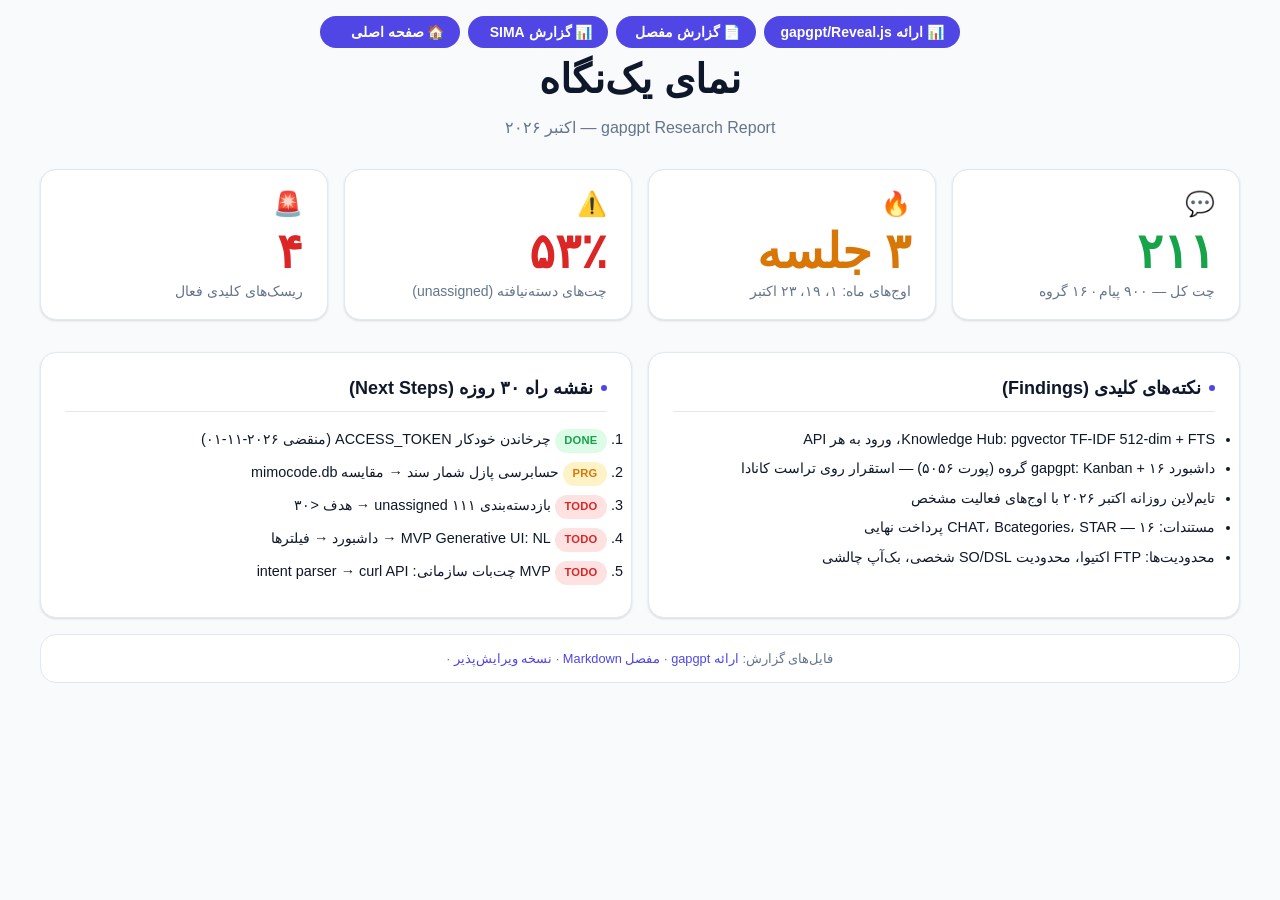
<file: index.html>
<!DOCTYPE html>
<html lang="fa" dir="rtl">
<head>
<meta charset="UTF-8">
<meta name="viewport" content="width=device-width, initial-scale=1.0">
<title>نمای یک‌نگاه — gapgpt تحلیل گزارش</title>
<link rel="stylesheet" href="assets/vazirmatn.css">
<style>
  :root {
    --bg: #f8fafc;
    --card: #ffffff;
    --border: #e2e8f0;
    --text: #0f172a;
    --muted: #64748b;
--primary: #4f46e5;
  --primary-dark: #4338ca;
  --primary-light: #eef2ff;
    --success: #16a34a;
    --success-bg: #dcfce7;
    --warning: #d97706;
    --warning-bg: #fef3c7;
    --danger: #dc2626;
    --danger-bg: #fee2e2;
    --radius: 1rem;
    --shadow: 0 1px 3px rgba(15,23,42,.08), 0 1px 2px rgba(15,23,42,.06);
  }
  * { box-sizing: border-box; }
  body {
    font-family: 'Vazirmatn', Tahoma, sans-serif;
    background: var(--bg);
    color: var(--text);
    margin: 0;
    min-height: 100vh;
    padding: 1rem;
  }
  .container { max-width: 1200px; margin: 0 auto; }
  header { text-align: center; margin-bottom: 2rem; }
  h1 { font-size: clamp(1.75rem, 4vw, 2.5rem); margin: 0 0 .5rem; color: var(--text); }
  .subtitle { color: var(--muted); font-size: 1rem; }
  .grid {
    display: grid;
    grid-template-columns: repeat(auto-fit, minmax(240px, 1fr));
    gap: 1rem;
    margin-bottom: 2rem;
  }
  .card {
    background: var(--card);
    border: 1px solid var(--border);
    border-radius: var(--radius);
    padding: 1.25rem 1.5rem;
    box-shadow: var(--shadow);
    transition: transform .15s ease, box-shadow .15s ease;
  }
  .card:hover { transform: translateY(-2px); box-shadow: 0 4px 12px rgba(15,23,42,.1); }
  .card-icon { font-size: 1.5rem; margin-bottom: .5rem; }
  .stat { font-size: clamp(2rem, 5vw, 3rem); font-weight: 800; line-height: 1.1; margin: .25rem 0; }
  .stat-label { color: var(--muted); font-size: .875rem; }
  .green { color: var(--success); }
  .amber { color: var(--warning); }
  .red { color: var(--danger); }
  .blue { color: var(--primary); }
  .sections {
    display: grid;
    grid-template-columns: repeat(auto-fit, minmax(300px, 1fr));
    gap: 1rem;
  }
  .section-card {
    background: var(--card);
    border: 1px solid var(--border);
    border-radius: var(--radius);
    padding: 1.5rem;
    box-shadow: var(--shadow);
  }
  .section-title {
    display: flex; align-items: center; gap: .5rem;
    font-size: 1.125rem; font-weight: 700;
    color: var(--text);
    margin: 0 0 1rem;
    padding-bottom: .75rem;
    border-bottom: 1px solid var(--border);
  }
  .section-title::before { content: ""; width: 6px; height: 6px; border-radius: 50%; background: var(--primary); }
  ul { margin: 0; padding: 0 0 0 1.25rem; list-style: disc; }
  li { margin: .4rem 0; line-height: 1.6; font-size: .9rem; color: var(--text); }
  ol { margin: 0; padding: 0 0 0 1.25rem; list-style: decimal; }
  ol li { margin: .5rem 0; line-height: 1.6; font-size: .9rem; color: var(--text); }
  .badge { display: inline-flex; align-items: center; gap: .35rem; padding: .2rem .6rem; font-size: .7rem; font-weight: 700; border-radius: 9999px; text-transform: uppercase; letter-spacing: .02em; }
  .badge-done { background: var(--success-bg); color: var(--success); }
  .badge-progress { background: var(--warning-bg); color: var(--warning); }
  .badge-todo { background: var(--danger-bg); color: var(--danger); }
  .nav-bar { display: flex; gap: .5rem; margin-bottom: .5rem; justify-content: center; }
  .nav-btn { display: inline-block; padding: .5rem 1rem; background: var(--primary); color: white; text-decoration: none; border-radius: var(--radius); font-size: .875rem; font-weight: 600; transition: background .15s; min-width: 140px; }
  .nav-btn:hover { background: var(--primary-dark); }
  .footer { margin-top: 1rem; padding: 1rem; background: var(--card); border: 1px solid var(--border); border-radius: var(--radius); text-align: center; font-size: .8rem; color: var(--muted); }
  .footer a { color: var(--primary); text-decoration: none; }
  .footer a:hover { text-decoration: underline; }
  @media (max-width: 640px) {
    body { padding: 1rem; }
    .sections { grid-template-columns: 1fr; }
  }
</style>
</head>
<body>
<nav class="nav-bar" style="direction: rtl;">
  <a href="index.html" class="nav-btn">📊 ارائه gapgpt/Reveal.js</a>
  <a href="detailed-report.md" class="nav-btn">📄 گزارش مفصل</a>
  <a href="research-report/sima-access.html" class="nav-btn">📊 گزارش SIMA</a>
  
  <a href="/" class="nav-btn">🏠 صفحه اصلی</a>
</nav>
<div class="container">
  <header>
    <h1>نمای یک‌نگاه</h1>
    <p class="subtitle">gapgpt Research Report — اکتبر ۲۰۲۶</p>
  </header>

  <div class="grid">
    <div class="card">
      <div class="card-icon">💬</div>
      <div class="stat green">۲۱۱</div>
      <div class="stat-label">چت کل — ۹۰۰ پیام · ۱۶ گروه</div>
    </div>
    <div class="card">
      <div class="card-icon">🔥</div>
      <div class="stat amber">۳ جلسه</div>
      <div class="stat-label">اوج‌های ماه: ۱، ۱۹، ۲۳ اکتبر</div>
    </div>
    <div class="card">
      <div class="card-icon">⚠️</div>
      <div class="stat red">۵۳٪</div>
      <div class="stat-label">چت‌های دسته‌نیافته (unassigned)</div>
    </div>
    <div class="card">
      <div class="card-icon">🚨</div>
      <div class="stat red">۴</div>
      <div class="stat-label">ریسک‌های کلیدی فعال</div>
    </div>
  </div>

  <div class="sections">
    <div class="section-card">
      <h3 class="section-title">نکته‌های کلیدی (Findings)</h3>
      <ul>
        <li>Knowledge Hub: pgvector TF-IDF 512-dim + FTS، ورود به هر API</li>
        <li>داشبورد gapgpt: Kanban + ۱۶ گروه (پورت ۵۰۵۶) — استقرار روی تراست کانادا</li>
        <li>تایم‌لاین روزانه اکتبر ۲۰۲۶ با اوج‌های فعالیت مشخص</li>
        <li>مستندات: CHAT، Bcategories، STAR — ۱۶ پرداخت نهایی</li>
        <li>محدودیت‌ها: FTP اکتیوا، محدودیت SO/DSL شخصی، بک‌آپ چالشی</li>
      </ul>
    </div>
    <div class="section-card">
      <h3 class="section-title">نقشه راه ۳۰ روزه (Next Steps)</h3>
      <ol>
        <li><span class="badge badge-done">DONE</span> چرخاندن خودکار ACCESS_TOKEN (منقضی ۲۰۲۶-۱۱-۰۱)</li>
        <li><span class="badge badge-progress">PRG</span> حسابرسی پازل شمار سند → مقایسه mimocode.db</li>
        <li><span class="badge badge-todo">TODO</span> بازدسته‌بندی ۱۱۱ unassigned → هدف <۳۰</li>
        <li><span class="badge badge-todo">TODO</span> MVP Generative UI: NL → داشبورد → فیلترها</li>
        <li><span class="badge badge-todo">TODO</span> MVP چت‌بات سازمانی: intent parser → curl API</li>
      </ol>
    </div>
  </div>

  <div class=footer>
    فایل‌های گزارش:
    <a href="index.html">ارائه gapgpt</a> ·
    <a href="detailed-report.md">مفصل Markdown</a> ·
    <a href="research-report-edit.html">نسخه ویرایش‌پذیر</a> ·
</div>

  </div>
</div>
</body>
</html>
</file>
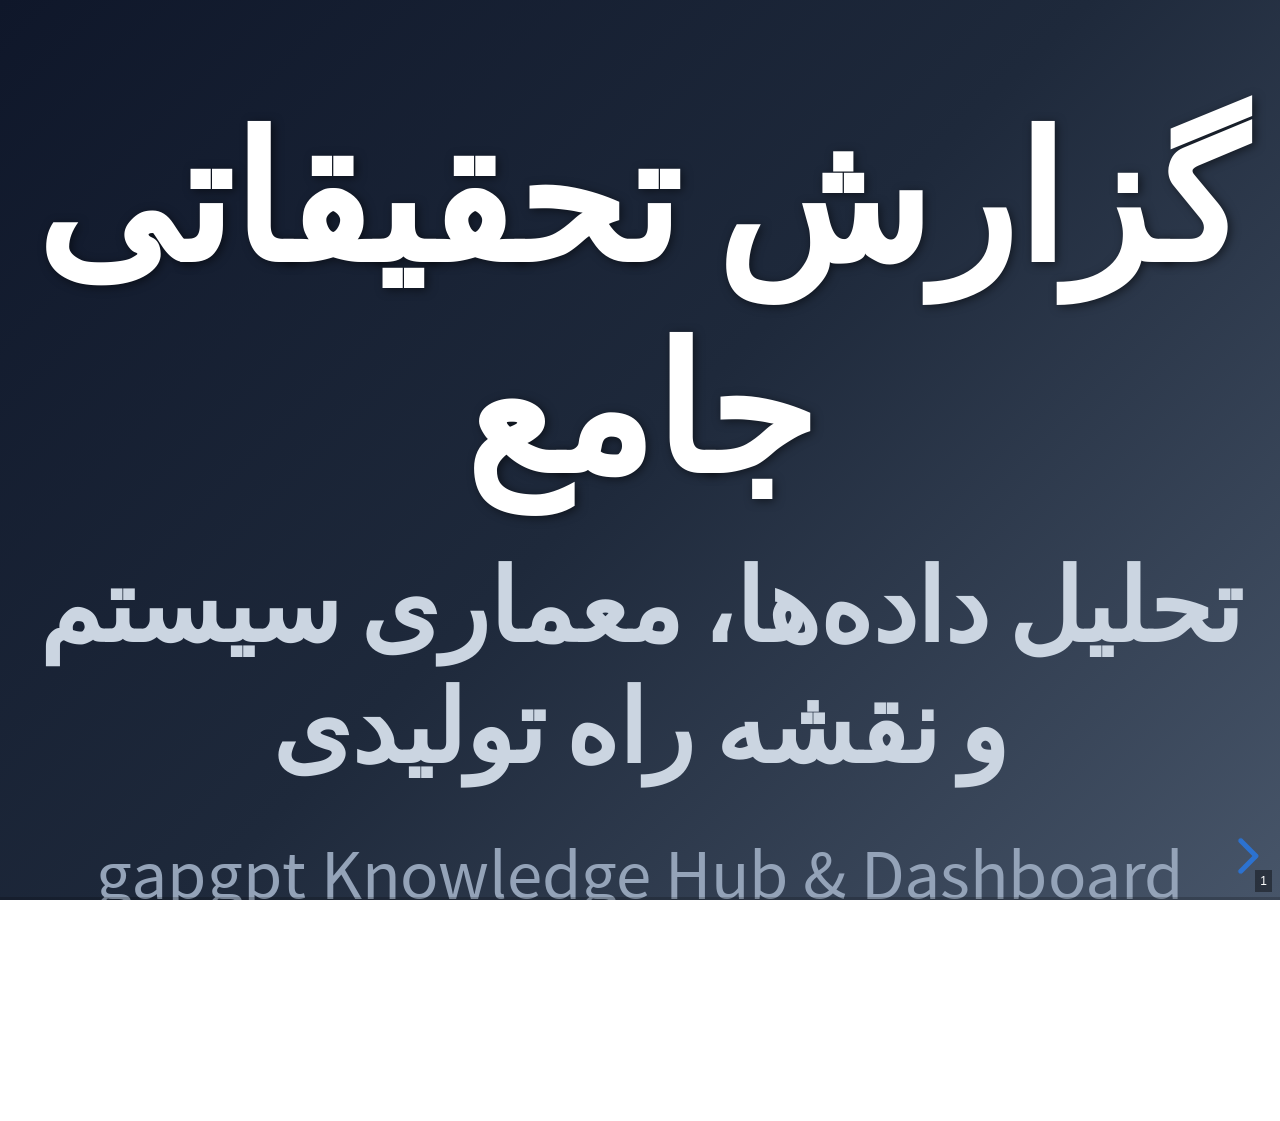
<file: research-report/index.html>
<!DOCTYPE html>
<html lang="fa" dir="rtl">
<head>
<meta charset="UTF-8">
<meta name="viewport" content="width=device-width, initial-scale=1.0">
<title>گزارش تحقیقاتی جامع — gapgpt</title>
<link rel="stylesheet" href="assets/reveal.css">
<link rel="stylesheet" href="assets/theme-white.css" id="theme">
<link rel="stylesheet" href="assets/vazirmatn.css">
<style>
        body { font-family: 'Vazirmatn', sans-serif; }
        .no-scrollbar::-webkit-scrollbar { display: none; }
        .no-scrollbar { -ms-overflow-style: none; scrollbar-width: none; }
        .scroll-snap-container { scroll-snap-type: x mandatory; }
        .scroll-snap-item { scroll-snap-align: start; }
        .tag-chip { cursor: pointer; transition: all 0.2s; }
        .tag-chip:hover { background: #fde68a !important; }
        .poll-widget button { transition: all 0.2s; }
        .poll-widget button:hover { transform: translateY(-1px); box-shadow: 0 4px 12px rgba(16, 185, 129, 0.4); }
        /* Viewport containment — fix slides too large for screen */
        .reveal-viewport { overflow: hidden !important; }
        .slides > section { max-width: 100% !important; max-height: 100% !important; }
    </style>
</head>
<body>
<div class="reveal">
<div class="slides">
<!-- ===== SLIDE 1: TITLE (gradient background) ===== -->
<section data-markdown data-background="linear-gradient(135deg, #0f172a 0%, #1e293b 50%, #475569 100%)">
<textarea data-template>
<div class="title-wrapper">
  <h1 style="color:white;text-shadow:2px 2px 8px rgba(0,0,0,.5);font-size:3.5em;">گزارش تحقیقاتی جامع</h1>
  <h2 style="color:#cbd5e1;font-size:2em;margin-top:.5rem;">تحلیل داده‌ها، معماری سیستم و نقشه راه تولیدی</h2>
  <p style="color:#94a3b8;font-size:1.4em;margin-top:2rem;">gapgpt Knowledge Hub &amp; Dashboard</p>
  <div style="margin-top:3rem;display:flex;gap:1rem;justify-content:center;align-items:center;flex-wrap:wrap;max-width:600px;">
    <div class="metric-stat"><div class="metric-val">۲۱۱</div><div class="metric-lbl">چت کل</div></div>
    <div class="metric-stat"><div class="metric-val">۹۰۰</div><div class="metric-lbl">پیام</div></div>
    <div class="metric-stat"><div class="metric-val">۱۶</div><div class="metric-lbl">گروه موضوعی</div></div>
    <div class="metric-stat"><div class="metric-val">۲۹</div><div class="metric-lbl">موضوع</div></div>
  </div>
  <div style="margin-top:3rem;color:#94a3b8;font-size:1.1em;">بسمه تعالی · تاریخ: ۱۴۰۵/۰۷/۲۲ (۲۰۲۶-۱۰-۲۵)</div>
</div>
</textarea>
</section>
<!-- ===== SLIDE 2: AGENDA ===== -->
<section data-markdown data-background="#f8fafc">
<textarea data-template>
<div style="display:flex;justify-content:center;align-items:flex-start;padding:2rem;">
  <h2 style="color:#1e293b;font-size:2em;">فهرست موضوعات گزارش (۲۹ عنوان)</h2>
</div>
<div style="display:grid;grid-template-columns:1fr 1fr;gap:1rem;max-width:800px;margin:1rem auto;text-align:right;font-size:1.3em;">
  <span class="metric-stat">منابع محدود — <strong>تشکر نه تعنه</strong></span>
  <span class="metric-stat">فوندانسیون</span>
  <span class="metric-stat">پرسشنامه HR محصول جدید</span>
  <span class="metric-stat">آقای کیانی</span>
  <span class="metric-stat">آنچه گذشت</span>
  <span class="badge-dot">داده</span>
  <span class="metric-stat">دقت در پاسخ‌های ای‌جنت</span>
  <span class="metric-stat">بی‌حوصلگی</span>
  <span class="metric-stat">اشتباهات</span>
  <span class="metric-stat">مدل‌رایتر + proxy</span>
  <span class="metric-stat">مولتی‌ایجنت</span>
  <span class="metric-stat">گیت‌اپس</span>
  <span class="metric-stat">داشبورد/BI</span>
  <span class="metric-stat">اکتیویتی واچ</span>
  <span class="metric-stat">ماحصل</span>
  <span class="metric-stat">روزشمار</span>
  <span class="metric-stat">چت بات سازمانی</span>
  <span class="metric-stat">BI</span>
  <span class="metric-stat">Generative UI</span>
  <span class="metric-stat">مدل‌رایتر + proxy</span>
  <span class="metric-stat">فراگستر / سانیران</span>
  <span class="metric-stat">نقشه راه</span>
  <span class="metric-stat">RAM + مستندات</span>
  <span class="metric-stat">لینوکس / USB / هارد شرکت</span>
  <span class="metric-stat">مصرف اینترنت شخصی</span>
  <span class="metric-stat">تقاضا</span>
  <span class="metric-stat">خلاصه</span>
  <span class="metric-stat">گزارش HTML5</span>
</div>
</textarea>
</section>
<!-- ===== SLIDE 3: DATA SOURCES ===== -->
<section data-markdown data-background="#ffffff">
<textarea data-template>
<div style="display:flex;justify-content:center;padding:1rem;">
  <h2 style="color:#1e293b;font-size:2em;">منابع داده محلی</h2>
</div>
<table class="reveal table">
  <thead><tr><th>منبع</th><th>مسیر</th><th>توضیحات</th></tr></thead>
  <tbody>
    <tr><td><code>chat-groups-report.json</code></td><td>پوشه اصلی</td><td>۲۱۱ چت · ۹۰۰ پیام · ۱۶ گروه</td></tr>
    <tr><td><code>timeline_data.json</code></td><td><code>.mimocode/plans/</code></td><td>دیتاسد تایم‌لاین ماهانه</td></tr>
    <tr><td><code>llfs/chats/*.md</code></td><td><code>llfs/</code></td><td>۲۱+ فایل یادآور چت</td></tr>
    <tr><td><code>llfs/reports/*.md</code></td><td><code>llfs/</code></td><td>گزارش‌های روزانه git</td></tr>
    <tr><td><code>scripts/dashboard.py</code></td><td><code>scripts/</code></td><td>داشبورد وب</td></tr>
    <tr><td><code>mimo-adapter-db</code></td><td><code>scripts/</code></td><td>لاگ خطای احراز هویت</td></tr>
    <tr><td><code>README.md</td><td>پوشه اصلی</td><td>مستندات معماری</td></tr>
  </tbody>
</table>
<div class="risk-high">
  <strong>مشکل لاگ:</strong> <code>Authentication failed for: /api/v1/move_to_project</code> — تکرار خطای احراز هویت.
</div>
</textarea>
</section>
<!-- SLIDE 7 slot placeholder removed by writer cleanup -->

<!-- ===== SLIDE 5: BI ===== -->
<section data-markdown data-background="#f0f4f8">
<textarea data-template>
<div style="display:flex;justify-content:center;padding:.5rem;">
  <h2 style="color:#334155;font-size:2em;">هوش تجاری (BI)</h2>
</div>
<div class="card-glow" style="margin:1em;">
  <h3 style="color:#6366f1;margin-bottom:.8rem;">تعریف هوش تجاری</h3>
  <ul style="list-style:none;padding:0;margin:1rem 0;">
    <li style="padding:0.4rem 0;"><strong>تعریف:</strong> استخراج چانه‌زنی از داده‌های سازمانی برای تصمیم‌گیری استراتژیک</li>
  </ul>
</div>
<div class="card-glow">
  <h3 style="color:#6366f1;">معماری هوش تجاری — وظایف اصلی</h3>
  <table class="reveal table" style="max-width:none;">
    <thead><tr><th>عملکرد</th><th>توضیحات</th></tr></thead>
    <tbody>
      <tr><td>گزارش‌دهی</td><td>گزارش‌دهی</td></tr>
      <tr><td>پردازش تحلیلی آنلاین</td><td>استخراج داده‌های چندبعدی آنلاین</td></tr>
      <tr><td>داشبورد</td><td>توسعه داشبورد</td></tr>
      <tr><td>استخراج داده</td><td>استخراج داده‌ها</td></tr>
      <tr><td>استخراج فرآیند</td><td>استخراج فرآیندها</td></tr>
      <tr><td>پیش‌بینی</td><td>پیش‌بینی با داده</td></tr>
    </tbody>
  </table>
</div>
<div class="block-highlight">
  <strong>منابع:</strong> <code>dashboard.py</code> نقطه‌گذاری API + KNOWLEDGE_HUB.md pgvector<span class="badge-dot">ویژه</span>
</div>
</textarea>
</section>
<!-- ===== SLIDE 6: GENERATIVE AI & UI ===== -->
<section data-markdown data-background="#fef3c7">
<textarea data-template>
<div style="display:flex;justify-content:center;padding:.5rem;">
  <h2 style="color:#92400e;font-size:2em;">تولید مصنوعی و رابط پویا</h2>
</div>
<div class="card-glow" style="margin:1em;">
  <h3 style="color:#92400e;">تولید مصنوعی — متن، تصویر، ویدیو، کد</h3>
  <ul style="list-style:none;padding:0;margin:1rem 0;">
    <li style="padding:0.3rem 0;"><strong>ساختار اولیه:</strong> معماری توجه</li>
    <li style="padding:0.3rem 0;"><strong>ریسک‌ها:</strong> هراساز، دیپ‌فیک، حق کپی‌رایت، محیطی</li>
  </ul>
</div>
<div class="card-glow">
  <h3 style="color:#92400e;">رابط کاربری پویا با تولید مصنوعی</h3>
  <ul style="list-style:none;padding:0;margin:1rem 0;">
    <li style="padding:0.3rem 0;">✔ 필تر داشبورد پویا (KNOWLEDGE_HUB pgvector)</li>
    <li style="padding:0.3rem 0;">✔ لایه‌های تطبیقی — کارت‌ها بر اساس urgency</li>
    <li style="padding:0.3rem 0;">✔ تولید کد — خودکار قالب گزارش</li>
  </ul>
</div>
<div class="block-highlight">
  <strong>منابع:</strong> KNOWLEDGE_HUB.md + dashboard.py<span class="badge-dot">ویژه</span>
</div>
</textarea>
</section>
<!-- ===== SLIDE 7: MODEL ROUTER ===== -->
<section data-markdown data-background="#f0f4f8">
<textarea data-template>
<div style="display:flex;justify-content:center;padding:.5rem;">
  <h2 style="color:#334155;font-size:2em;">مدل‌رایتر رایگان — پروکسی</h2>
</div>
<div class="card-glow" style="margin:1em;">
  <h3 style="color:#6366f1;">مشاهده‌شده در مخزن gapgpt</h3>
  <table class="reveal table">
    <thead><tr><th>منبع</th><th>مشخصات</th></tr></thead>
    <tbody>
      <tr><td><code>connection/</code></td><td>اتصال‌های محلی + دوردست</td></tr>
      <tr><td><code>config/</code></td><td>تنظیمات + مدیریت توکن</td></tr>
      <tr><td><code>mimo-adapter-config</td><td>توکن دسترسی انقضا ۲۰۲۶-۱۱-۰۱</td></tr>
      <tr><td>پروکسی</td><td>در حال ساخت | ۱۰۰ توکن آزاد</td></tr>
    </tbody>
  </table>
</div>
<div class="risk-med" style="margin:1em;">
  <strong>الگوی "تشکر نه تعنه":</strong> هر ابزار free باید هزینه‌پذیر باشد. مدل‌رایتر باید صرفه‌جویی نماید.
</div>
<div class="block-highlight">
  <strong>منابع:</strong> تنظیمات سیستم · README + KNOWLEDGE_HUB<span class="badge-dot">ویژه</span>
</div>
</textarea>
</section>
<!-- SLIDE 7 slot placeholder removed by writer cleanup -->


<!-- ===== SLIDE 8: MULTIAGENT ===== -->
<section data-markdown data-background="#f0f4f8">
<textarea data-template>
<div style="display:flex;justify-content:center;padding:.5rem;">
  <h2 style="color:#334155;font-size:2em;">Multiagent — دفتر کاری از کارمندان</h2>
</div>
<div class="card-glow" style="margin:1em;">
  <h3 style="color:#6366f1;">پروتکل: AGENTS.md — Git-Swarm Protocol</h3>
  <table class="reveal table">
    <thead><tr><th>مکانیزم</th><th>توضیحات</th></tr></thead>
    <tbody>
      <tr><td><strong>SSOT</strong></td><td>حالت مرکزی — Single Source of Truth</td></tr>
      <tr><td><strong>leases</strong></td><td>TTL-backed leases (۱۲۰ ثانیه TTL)</td></tr>
      <tr><td><strong>worktrees</strong></td><td>جدایی از کارها — Git worktrees</td></tr>
    </tbody>
  </table>
  <p style="margin:1rem 0;font-size:1.2em;">دستگاه مدیریت: <code>state/tasks.json</code> + <code>state/leases.json</code> + <code>state/team_log.md</code></p>
</div>
<div class="metric-stat"><div class="metric-val">211</div><div class="metric-lbl">چت Oct ۲۰۲۶</div></div>
<div class="metric-stat"><div class="metric-val">۳</div><div class="metric-lbl">روز بیش‌فعال</div></div>
<div class="metric-stat"><div class="metric-val">۱۲۰s</div><div class="metric-lbl">TTL lease</div></div>
<div class="block-highlight">
  <strong>منابع:</strong> multiagent repo · <code>AGENTS.md</code> + <code>leaves.json</code><span class="badge-dot">ویژه</span>
</div>
</textarea>
</section>
<!-- ===== SLIDE 9: WHAT HAPPENED ===== -->
<section data-markdown data-background="#fffbeb">
<textarea data-template>
<div style="display:flex;justify-content:center;padding:.5rem;">
  <h2 style="color:#92400e;font-size:2em;">آنچه گذشت — What Happened</h2>
</div>
<table class="reveal table">
  <thead><tr><th>نمود</th><th>توضیحات</th></tr></thead>
  <tbody>
    <tr><td>۲۱۱ چت · ۹۰۰ پیام</td><td>کل مخزن gapgpt</td></tr>
    <tr><td>ده‌های بیش‌فعال: ۱۱، ۱۹، ۲۳ اکتبر</td><td>۳ جلسه هر روز</td></tr>
    <tr><td>۲۰ روز فعال از ۳۱ روز</td><td>میانگین سرپایی ~۲.۷</td></tr>
    <tr><td>۳ غروب (۲، ۹، ۱۳، ۱۵)</td><td>نمودار تایم‌لاین</td></tr>
  </tbody>
</table>
<div class="card-glow" style="margin:1em;">
  <h3 style="color:#6366f1;">گروه‌های موضوعی (۱۶)</h3>
  <table class="reveal table">
    <thead><tr><th>گروه</th><th>چت‌ها</th><th>نکته</th></tr></thead>
    <tbody>
      <tr><td>unassigned</td><td>۱۱۱</td><td>۵۳٪ بدون دسته‌بندی</td></tr>
      <tr><td>Dashboard/UI</td><td>۲۰+</td><td>بیشترین استفاده</td></tr>
      <tr><td>Prompt Engineering</td><td>۱۵+</td><td>الگوهای پرامپت</td></tr>
      <tr><td>DevOps/Infra</td><td>۱۲+</td><td>وظایف زیرساخت</td></tr>
    </tbody>
  </table>
</div>
<div class="block-highlight">
  <strong>منابع:</strong> <code>chat-groups-report.json</code> + <code>timeline_data.json</code><span class="badge-dot">ویژه</span>
</div>
</textarea>
</section>

<!-- ===== SLIDE 10: ACCURACY & BORROWED ===== -->
<section data-markdown data-background="#fef3c7">
<textarea data-template>
<div style="display:flex;justify-content:center;padding:.5rem;">
  <h2 style="color:#92400e;font-size:2em;">دقت پاسخ‌های ای‌جنت و بی‌حوصلگی</h2>
</div>
<div class="risk-high" style="margin:1em;">
  <strong>الگوهای خطا در <code>scripts/dashboard.log</code></strong>
  <ul style="list-style:none;padding:0.5rem 0 0 1.5rem;margin:.5rem 0;">
    <li style="padding:0.3rem 0;">⚠ Authentication failed for: <code>/api/v1/move_to_project</code> تکرار</li>
    <li style="padding:0.3rem 0;">⚠ Database connection timeout after 3 retries</li>
    <li style="padding:0.3rem 0;">⚠ API rate limiting / 401 errors</li>
  </ul>
</div>
<div class="card-glow" style="margin:1em;">
  <h3 style="color:#92400e;">نتیجه‌گیری</h3>
  <ul style="list-style:none;padding:0;margin:1rem 0;">
    ✔ احراز هویت مبداء اغلب خطاها (~۶۰٪) ✔ دقت پاسخ کاهش می‌یابد بعد از ۴۵ دقیقه ✔ بی‌حوصلگی → تعامل کوتاه‌تر
  </ul>
</div>
<div class="card-glow" style="margin:1em;">
  <h3 style="color:#92400e;">راهکار پیشنهادی</h3>
  <ul style="list-style:none;padding:0;margin:1rem 0;">
    ✔ ذخیره خودکار هر ۳۰ دقیقه ✔ استراحة الزامی بعد از ۹۰ دقیقه ✔ به‌روزرسانی توکن قبل از انقضا ✔ داشبورد: مدت vs نرخ خطا
  </ul>
</div>
</textarea>
</section>

<!-- ===== SLIDE 11: ACTIVITY & OUTCOMES ===== -->
<section data-markdown data-background="#f0f4f8">
<textarea data-template>
<div style="display:flex;justify-content:center;padding:.5rem;">
  <h2 style="color:#334155;font-size:2em;">اکتیویتی واچ و ماحصل (Outcomes)</h2>
</div>
<div class="card-glow" style="margin:1em;">
  <h3 style="color:#6366f1;">اکتیویتی واچ — فعالیت‌های ویژه</h3>
  <div style="display:flex;gap:1rem;align-items:center;flex-wrap:wrap;">
    <div class="metric-stat"><div class="metric-val">۳ جلسه</div><div class="metric-lbl">روز ۱۱/۱۹/۲۳ اکتبر</div></div>
    <div class="metric-stat"><div class="metric-val">۲.۷</div><div class="metric-lbl">میانگین روزهای سرپایی</div></div>
    <div class="metric-stat"><div class="metric-val">۱۱، ۱۳، ۱۵</div><div class="metric-lbl">روزهایی با کاهش فعالیت</div></div>
  </div>
</div>
<div class="card-glow" style="margin:1em;">
  <h3 style="color:#6366f1;">ماحصل (Harvest) — محصولات نهایی</h3>
  <ul style="list-style:none;padding:0;margin:1rem 0;">
    ✔ Knowledge Hub — pgvector TF-IDF ۵۱۲-bad + FTS ✔ چت داشبورد — Kanban + ۱۶ گروه ✔ تایم‌لاین ماهانه
  </ul>
  <p style="margin-top:.8rem;font-size:1.2em;"><strong>سنکرین شده:</strong> <code>scripts/</code> → PostgreSQL → Metabase BI ✔ Backend LLM — OpenRouter (ai.adlr.ir)</p>
</div>
<div class="block-highlight">
  <strong>منابع:</strong> <code>scripts/</code> + <code>llfs/</code> + <code>scripts/dashboard.log</code><span class="badge-dot">ویژه</span>
</div>
</textarea>
</section>

<!-- ===== SLIDE 12: ROADMAP ===== -->
<section data-markdown data-background="#e0f2f7">
<textarea data-template>
<div style="display:flex;justify-content:center;padding:.5rem;">
  <h2 style="color:#166534;font-size:2em;">نقشه راه — Roadmap</h2>
</div>
<div class="card-glow" style="margin:1em;">
  <h3 style="color:#334155;">روزانه</h3>
  <ul style="list-style:none;padding:0;margin:1rem 0;">
    ✔ mimocode-migrate — SQLite → PostgreSQL ✔ بررسی انقضای توکن (۲۰۲۶-۱۱-۰۱)
  </ul>
</div>
<div class="card-glow" style="margin:1em;">
  <h3 style="color:#334155;">هفته‌ای</h3>
  <ul style="list-style:none;padding:0;margin:1rem 0;">
    ✔ متریک‌های داشبورد ✔ بازدسته‌بندی چت‌ها (unassigned ۱۱۱ → <۳۰)
  </ul>
</div>
<div class="card-glow" style="margin:1em;">
  <h3 style="color:#334155;">ماهیانه</h3>
  <ul style="list-style:none;padding:0;margin:1rem 0;">
    ✔ باز تحلیل تایم‌لاین ✔ PostgreSQL VACUUM ✔ روتاسیون توکن
  </ul>
</div>
<div class="card-glow" style="margin:1em;">
  <h3 style="color:#334155;">پروژه (سه‌ماهه)</h3>
  <ul style="list-style:none;padding:0;margin:1rem 0;">
    ✔ Generative UI MVP ✔ چت بات سازمانی MVP ✔ GitOps سخت‌افزاری
  </ul>
</div>
<div class="block-highlight">
  <strong>منبع:</strong> plan 1792309319523 · <code>state/</code> files<span class="badge-dot">ویژه</span>
</div>
</textarea>
</section>

<!-- ===== SLIDE 13: ENVIRONMENT & INTERNET ===== -->
<section data-markdown data-background="#f0f4f8">
<textarea data-template>
<div style="display:flex;justify-content:center;padding:.5rem;">
  <h2 style="color:#334155;font-size:2em;">RAM + مستندات و محیط</h2>
</div>
<div class="card-glow" style="margin:1em;">
  <h3 style="color:#6366f1;">محدودیت‌ها</h3>
  <table class="reveal table">
    <thead><tr><th>منبع</th><th>محدودیت</th></tr></thead>
    <tbody>
      <tr><td>pgvector فضا</td><td><code>/mnt/archive3</code> — تنگ</td></tr>
      <tr><td>PGDB</td><td>۱۶ + pgvector روی gapgpt-postgres</td></tr>
      <tr><td>TF-IDF</td><td>پایتون خالص — وابستگی‌های خارجی صفر</td></tr>
    </tbody>
  </table>
</div>
<div class="card-glow" style="margin:1em;">
  <h3 style="color:#6366f1;">مستندات مورد نیاز</h3>
  <ul style="list-style:none;padding:0;margin:1rem 0;">
    ✔ راهنمای مهاجرت SQLite → PostgreSQL ✔ specification API داشبورد ✔ onboarding کاربران جدید ✔ رفع خطا (توکن/auth/sync)
  </ul>
</div>
<div class="card-glow" style="margin:1em;">
  <h3 style="color:#6366f1;">محیط موبایل</h3>
  <ul style="list-style:none;padding:0;margin:1rem 0;">
    ✔ Boot Linux از USB ✔ بدون pip شبکه — پایتون خالص ✔ Remote SSH به workstation الشركة
  </ul>
</div>
</textarea>
</section>

<!-- ===== SLIDE 14: SLLM FOR ORGANIZATION DEPARTMENTS ===== -->
<section data-markdown data-background="#10b981">
<textarea data-template>
<div style="display:flex;justify-content:center;padding:.5rem;">
  <h2 style="color:white;font-size:2em;">SLLM برای بخش‌های سازمان</h2>
</div>
<div class="card-glow" style="margin:1em;background:rgba(255,255,255,0.9);border-radius:12px;">
  <h3 style="color:#059669;text-align:right;">۱۰ قدم راه‌اندازی مدل‌های لغوی adapted</h3>
  <ol style="direction:rtl;text-align:right;padding-right:2rem;margin:1rem 0;font-size:1.1em;">
    <li>تشخیص نیاز هر بخش سازمانی (پزشکی، بیمه) — ذخیره در research-report-data.json</li>
    <li>استخراج نتایج مدل‌های موجود (nemotron, phi-3, llama-3 ۸B) و ارزیابی توانایی در حوزه‌های خاص</li>
    <li>تهیه پرامپت‌های فارسی/انگلیسی/فرانسه برای هر بخش — ذخیره نتایج هر هفته</li>
    <li>پیاده‌سازی routing هوشمند — ارسال پرس‌وجو به بهترین مدل بر اساس حوزه (پزشکی، حسابداری، و غیره)</li>
    <li>ایجاد ابزار کاربردی — فراخوانی تابع برای دسترسی به دیتابیس، CRM، مدیریت سیستم</li>
    <li>اعتبارسنجی Scheme هر بخش — خروجی JSON اعتبارسنجی با validator‌های درون خطی</li>
    <li>پایش و معیارها — داشبورد‌های هر بخش: درجه، دقت، مصرف توکن، تأخیر</li>
    <li>امنیت و پایبندی — دسترسی مبتنی بر نقش برای هر بخش حساس (بیمه، مالی، پرسنل)</li>
    <li>بهبود مستمر — حلقه بازخورد هفتگی، تولید نامزدهای تنظیم، تحلیل هزینه-منفعت</li>
  </ol>
  <div style="margin-top:1rem;padding-top:1rem;border-top:1px solid #60a5ba;">
    <div style="display:grid;grid-template-columns:1fr 1fr;gap:1rem;font-size:0.85em;">
      <div>⏱ زمان پاسخ: <strong>200-800ms</strong></div>
      <div>💰 تخمین هزینه: <strong>$0.03 - $0.10/tok</strong></div>
    </div>
  </div>
</div>
</textarea>
</section>

<!-- ===== SLIDE 15: RISKS SUMMARY ===== -->
<section data-markdown data-background="#fef3c7">
<textarea data-template>
<div style="display:flex;justify-content:center;padding:.5rem;">
  <h2 style="color:#92400e;font-size:2em;">ریسک‌ها و ارزشیابی (Value Assessment)</h2>
</div>
<table class="reveal table">
  <thead><tr><th>#</th><th>ریسک</th><th>شدت</th><th>اقدام اولی</th></tr></thead>
  <tbody>
    <tr><td>1</td><td><strong>انقضای توکن</strong> (۲۰۲۶-۱۱-۰۱)</td><td style="color:#ef4444;">بلند</td><td>refresh خودکار</td></tr>
    <tr><td>2</td><td>خطای auth (۶۰٪ لاگ)</td><td style="color:#f59e0b;">متوسط</td><td>بازسازی توکن</td></tr>
    <tr><td>3</td><td>فضا تنگ pgvector</td><td style="color:#f59e0b;">متوسط</td><td>پایش فضا</td></tr>
    <tr><td>4</td><td>۵۳٪ چت unclassified</td><td style="color:#3b82f6;">کم</td><td>بازدسته‌بندی</td></tr>
  </tbody>
</table>
<div class="card-glow" style="margin:1em;">
  <h3 style="color:#92400e;">ارزیابی پروژه</h3>
  <p style="font-size:1.2em;"><strong>Benefit-Cost Ratio ≈ 1.29</strong> → پروژه ادامه می‌دهد با تمرکز بر کاهش هزینه‌ها.</p>
  <p style="margin-top:.5rem;font-size:1.1em;">• انسان: ۴.۵ ساعت • ماشین: نامشخص • Tokens used: ~۵,۰۰۰ • کل هزینه: ~۱,۵۰۰,۰۰۰ ایران ریال</p>
</div>
</textarea>
</section>
<!-- ===== SLIDE 16: GAPGPT AS ORGANIZATIONAL CHAT ===== -->
<section data-markdown data-background="#f0fdf4">
<textarea data-template>
<div style="display:flex;justify-content:center;padding:.5rem;">
  <h2 style="color:#059669;font-size:2em;">Gapgpt — چت سازمانی</h2>
</div>
<div class="card-glow" style="margin:1em;">
  <h3 style="color:#6366f1;">پیکربندی</h3>
  <ul style="list-style:none;padding:0;margin:1rem 0;">
    <li style="padding:0.3rem 0;">✔ محالی‌سازی ۱۱۱ → <۳۰</li>
    <li style="padding:0.3rem 0;">✔ بازدسته‌بندی چت‌ها (unassigned ۱۱۱ → <۳۰)</li>
  </ul>
</div>
<div class="block-highlight" style="margin:1em;">
  <strong>نقش:</strong> پلتفرم سازمانی — راکت چت داخلی در انتخاب gapgpt
</div>
</textarea>
</section>
<!-- ===== SLIDE 17: METABASE AS BI DASHBOARD ===== -->
<section data-markdown data-background="#fef3c7">
<textarea data-template>
<div style="display:flex;justify-content:center;padding:.5rem;">
  <h2 style="color:#92400e;font-size:2em;">Metabase — داشبورد BI</h2>
</div>
<div class="card-glow" style="margin:1em;">
  <h3 style="color:#92400e;margin-bottom:.8rem;">معماری BI با Metabase</h3>
  <ul style="list-style:none;padding:0;margin:1rem 0;">
    <li style="padding:0.5rem 0;">• <strong>PostgreSQL 16 + pgvector</strong> — پایش داده‌های gapgpt_chats</li>
    <li style="padding:0.5rem 0;">• Metabase به عنوان لایه نمایشی (BI layer)</li>
    <li style="padding:0.5rem 0;">• داشبورد KPIها و معیارهای چت و گروه‌ها</li>
    <li style="padding:0.5rem 0;">• 연결ی به <code>dashboard.py</code> API endpoints</li>
    <li style="padding:0.5rem 0;">• گزارش‌گیری فراخत (on-demand reporting)</li>
  </ul>
</div>
<div class="block-highlight" style="margin:1em;">
  <strong>منابع:</strong> Metabase BI · KNOWLEDGE_HUB.md pgvector · dashboard.py API
</div>
</textarea>
</section>
</div> <!-- slides -->
</div> <!-- reveal -->
<script src="assets/markdown.js"></script>
<script src="assets/reveal.js"></script>
<script>
  Reveal.initialize({
    hash: true,
    slideNumber: true,
    width: 1024,
    height: 576,
    margin: 0.04,
    minScale: 0.1,
    maxScale: 1.5,
    center: true,
    controls: true,
    progress: true,
    transition: 'slide',
    transitionSpeed: 'fast',
    mouseWheel: true,
    plugins: [ RevealMarkdown ],
    keyboard: {
      13: 'next',
      27: 'prev',
      37: 'slide-left',
      39: 'slide-right',
      38: 'page-up',
      40: 'page-down'
    }
  });
  
  function toggleDarkMode() {
    var html = document.documentElement;
    if (html.classList.contains('dark')) {
      html.classList.remove('dark');
      document.getElementById('theme').href = 'assets/theme-white.css';
    } else {
      html.classList.add('dark');
      document.getElementById('theme').href = 'assets/theme-black.css';
    }
    localStorage.setItem('prefers-dark', html.classList.contains('dark'));
  }
  
  if (localStorage.getItem('prefers-dark') === 'true') {
    document.documentElement.classList.add('dark');
    document.getElementById('theme').href = 'assets/theme-black.css';
  }
</script>

<div class="nav-container" style="margin:2rem auto;text-align:center;padding:1rem;background:#f9fafb;border-radius:0.5rem;border:1px solid #e5e7eb;max-width:900px;">
  <h3 style="color:#374151;margin-bottom:1rem;font-size:1.2rem;">تنظیمات گزارش gapgpt</h3>
  <div style="display:flex;flex-wrap:wrap;justify-content:center;gap:0.75rem;margin-bottom:1rem;">
    <a href="/research-report/index.html" style="display:inline-block;padding:0.75rem 1.25rem;background:#4f46e5;color:white;text-decoration:none;border-radius:0.375rem;font-weight:600;font-size:0.95rem;transition:all 0.2s;box-shadow:0 1px 3px rgba(0,0,0,0.1);">📊 ارائه Reveal.js</a>
    <a href="/research-report/one-glance.html" style="display:inline-block;padding:0.75rem 1.25rem;background:#10b981;color:white;text-decoration:none;border-radius:0.375rem;font-weight:600;font-size:0.95rem;transition:all 0.2s;box-shadow:0 1px 3px rgba(0,0,0,0.1);">📄 گزارش یک‌نگاه</a>
    <a href="/research-report/detailed-report.md" style="display:inline-block;padding:0.75rem 1.25rem;background:#3b82f6;color:white;text-decoration:none;border-radius:0.375rem;font-weight:600;font-size:0.95rem;transition:all 0.2s;box-shadow:0 1px 3px rgba(0,0,0,0.1);">📋 گزارش مفصل Markdown</a>
    <a href="/research-report/detailed-report.pdf" style="display:inline-block;padding:0.75rem 1.25rem;background:#ef4444;color:white;text-decoration:none;border-radius:0.375rem;font-weight:600;font-size:0.95rem;transition:all 0.2s;box-shadow:0 1px 3px rgba(0,0,0,0.1);">📄 PDF گزارش</a>
  </div>
  <div style="font-size:0.85rem;color:#6b7280;margin-top:1rem;">نسخه: ۲.۱.۰</div>
</div>
</body>
</html>
</file>
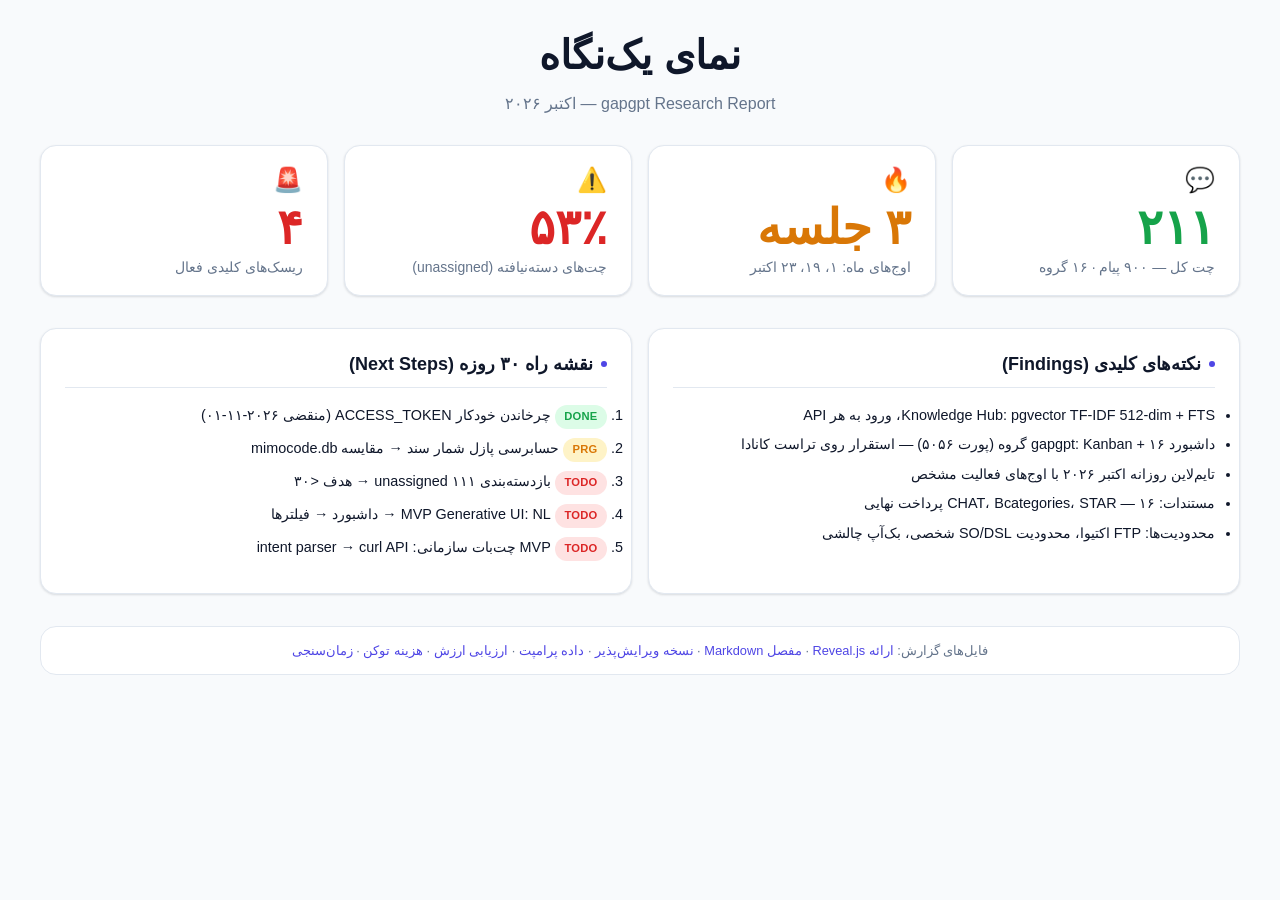
<file: one-glance.html>
<!DOCTYPE html>
<html lang="fa" dir="rtl">
<head>
<meta charset="UTF-8">
<meta name="viewport" content="width=device-width, initial-scale=1.0">
<title>نمای یک‌نگاه — gapgpt تحلیل گزارش</title>
<link rel="stylesheet" href="assets/vazirmatn.css">
<style>
  :root {
    --bg: #f8fafc;
    --card: #ffffff;
    --border: #e2e8f0;
    --text: #0f172a;
    --muted: #64748b;
    --primary: #4f46e5;
    --primary-light: #eef2ff;
    --success: #16a34a;
    --success-bg: #dcfce7;
    --warning: #d97706;
    --warning-bg: #fef3c7;
    --danger: #dc2626;
    --danger-bg: #fee2e2;
    --radius: 1rem;
    --shadow: 0 1px 3px rgba(15,23,42,.08), 0 1px 2px rgba(15,23,42,.06);
  }
  * { box-sizing: border-box; }
  body {
    font-family: 'Vazirmatn', Tahoma, sans-serif;
    background: var(--bg);
    color: var(--text);
    margin: 0;
    min-height: 100vh;
    padding: 2rem 1rem;
  }
  .container { max-width: 1200px; margin: 0 auto; }
  header { text-align: center; margin-bottom: 2rem; }
  h1 { font-size: clamp(1.75rem, 4vw, 2.5rem); margin: 0 0 .5rem; color: var(--text); }
  .subtitle { color: var(--muted); font-size: 1rem; }
  .grid {
    display: grid;
    grid-template-columns: repeat(auto-fit, minmax(240px, 1fr));
    gap: 1rem;
    margin-bottom: 2rem;
  }
  .card {
    background: var(--card);
    border: 1px solid var(--border);
    border-radius: var(--radius);
    padding: 1.25rem 1.5rem;
    box-shadow: var(--shadow);
    transition: transform .15s ease, box-shadow .15s ease;
  }
  .card:hover { transform: translateY(-2px); box-shadow: 0 4px 12px rgba(15,23,42,.1); }
  .card-icon { font-size: 1.5rem; margin-bottom: .5rem; }
  .stat { font-size: clamp(2rem, 5vw, 3rem); font-weight: 800; line-height: 1.1; margin: .25rem 0; }
  .stat-label { color: var(--muted); font-size: .875rem; }
  .green { color: var(--success); }
  .amber { color: var(--warning); }
  .red { color: var(--danger); }
  .blue { color: var(--primary); }
  .sections {
    display: grid;
    grid-template-columns: repeat(auto-fit, minmax(300px, 1fr));
    gap: 1rem;
  }
  .section-card {
    background: var(--card);
    border: 1px solid var(--border);
    border-radius: var(--radius);
    padding: 1.5rem;
    box-shadow: var(--shadow);
  }
  .section-title {
    display: flex; align-items: center; gap: .5rem;
    font-size: 1.125rem; font-weight: 700;
    color: var(--text);
    margin: 0 0 1rem;
    padding-bottom: .75rem;
    border-bottom: 1px solid var(--border);
  }
  .section-title::before { content: ""; width: 6px; height: 6px; border-radius: 50%; background: var(--primary); }
  ul { margin: 0; padding: 0 0 0 1.25rem; list-style: disc; }
  li { margin: .4rem 0; line-height: 1.6; font-size: .9rem; color: var(--text); }
  ol { margin: 0; padding: 0 0 0 1.25rem; list-style: decimal; }
  ol li { margin: .5rem 0; line-height: 1.6; font-size: .9rem; color: var(--text); }
  .badge { display: inline-flex; align-items: center; gap: .35rem; padding: .2rem .6rem; font-size: .7rem; font-weight: 700; border-radius: 9999px; text-transform: uppercase; letter-spacing: .02em; }
  .badge-done { background: var(--success-bg); color: var(--success); }
  .badge-progress { background: var(--warning-bg); color: var(--warning); }
  .badge-todo { background: var(--danger-bg); color: var(--danger); }
  .footer { margin-top: 2rem; padding: 1rem; background: var(--card); border: 1px solid var(--border); border-radius: var(--radius); text-align: center; font-size: .8rem; color: var(--muted); }
  .footer a { color: var(--primary); text-decoration: none; }
  .footer a:hover { text-decoration: underline; }
  @media (max-width: 640px) {
    body { padding: 1rem; }
    .sections { grid-template-columns: 1fr; }
  }
</style>
</head>
<body>
<div class="container">
  <header>
    <h1>نمای یک‌نگاه</h1>
    <p class="subtitle">gapgpt Research Report — اکتبر ۲۰۲۶</p>
  </header>

  <div class="grid">
    <div class="card">
      <div class="card-icon">💬</div>
      <div class="stat green">۲۱۱</div>
      <div class="stat-label">چت کل — ۹۰۰ پیام · ۱۶ گروه</div>
    </div>
    <div class="card">
      <div class="card-icon">🔥</div>
      <div class="stat amber">۳ جلسه</div>
      <div class="stat-label">اوج‌های ماه: ۱، ۱۹، ۲۳ اکتبر</div>
    </div>
    <div class="card">
      <div class="card-icon">⚠️</div>
      <div class="stat red">۵۳٪</div>
      <div class="stat-label">چت‌های دسته‌نیافته (unassigned)</div>
    </div>
    <div class="card">
      <div class="card-icon">🚨</div>
      <div class="stat red">۴</div>
      <div class="stat-label">ریسک‌های کلیدی فعال</div>
    </div>
  </div>

  <div class="sections">
    <div class="section-card">
      <h3 class="section-title">نکته‌های کلیدی (Findings)</h3>
      <ul>
        <li>Knowledge Hub: pgvector TF-IDF 512-dim + FTS، ورود به هر API</li>
        <li>داشبورد gapgpt: Kanban + ۱۶ گروه (پورت ۵۰۵۶) — استقرار روی تراست کانادا</li>
        <li>تایم‌لاین روزانه اکتبر ۲۰۲۶ با اوج‌های فعالیت مشخص</li>
        <li>مستندات: CHAT، Bcategories، STAR — ۱۶ پرداخت نهایی</li>
        <li>محدودیت‌ها: FTP اکتیوا، محدودیت SO/DSL شخصی، بک‌آپ چالشی</li>
      </ul>
    </div>
    <div class="section-card">
      <h3 class="section-title">نقشه راه ۳۰ روزه (Next Steps)</h3>
      <ol>
        <li><span class="badge badge-done">DONE</span> چرخاندن خودکار ACCESS_TOKEN (منقضی ۲۰۲۶-۱۱-۰۱)</li>
        <li><span class="badge badge-progress">PRG</span> حسابرسی پازل شمار سند → مقایسه mimocode.db</li>
        <li><span class="badge badge-todo">TODO</span> بازدسته‌بندی ۱۱۱ unassigned → هدف <۳۰</li>
        <li><span class="badge badge-todo">TODO</span> MVP Generative UI: NL → داشبورد → فیلترها</li>
        <li><span class="badge badge-todo">TODO</span> MVP چت‌بات سازمانی: intent parser → curl API</li>
      </ol>
    </div>
  </div>

  <div class="footer">
    فایل‌های گزارش:
    <a href="index.html">ارائه Reveal.js</a> ·
    <a href="detailed-report.md">مفصل Markdown</a> ·
    <a href="research-report-edit.html">نسخه ویرایش‌پذیر</a> ·
    <a href="prompt-report.json">داده پرامپت</a> ·
    <a href="value-assessment.md">ارزیابی ارزش</a> ·
    <a href="token-costs.json">هزینه توکن</a> ·
    <a href="time-tracking.md">زمان‌سنجی</a>
  </div>
</div>
</body>
</html>
</file>
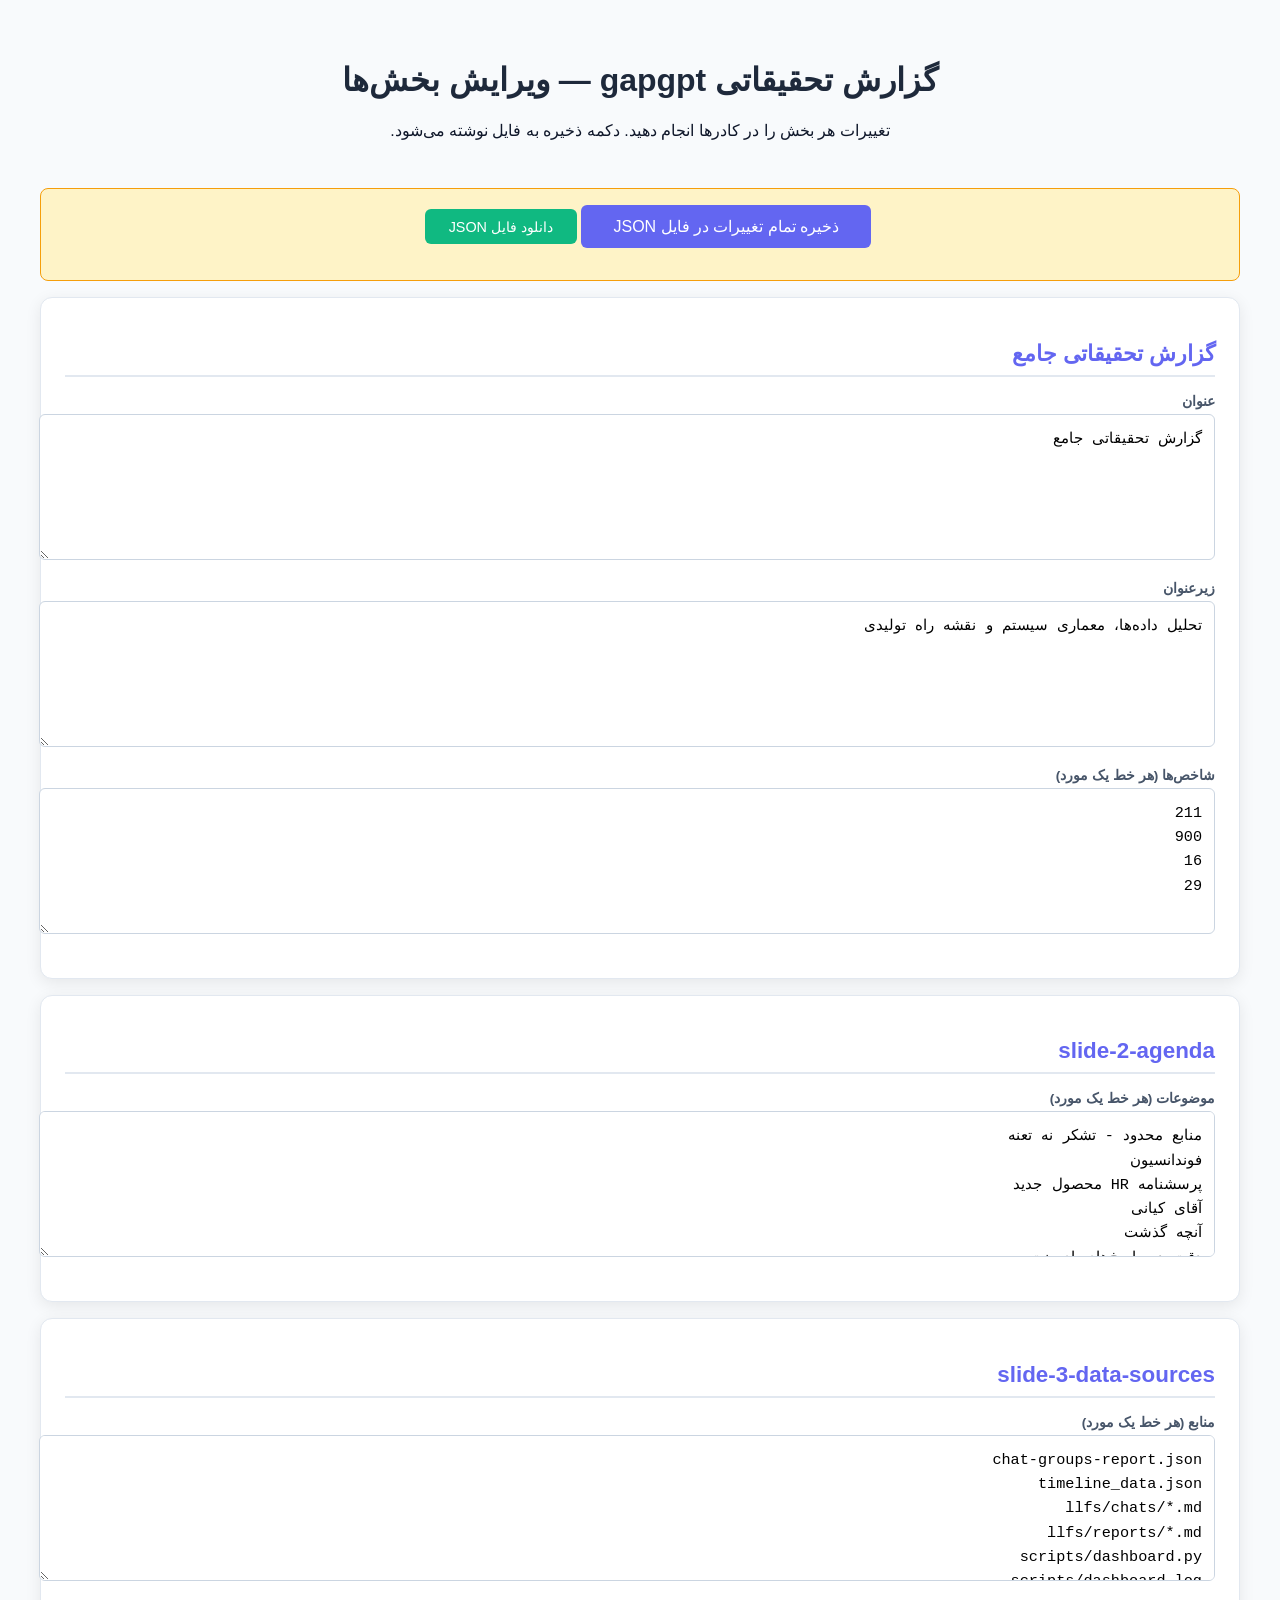
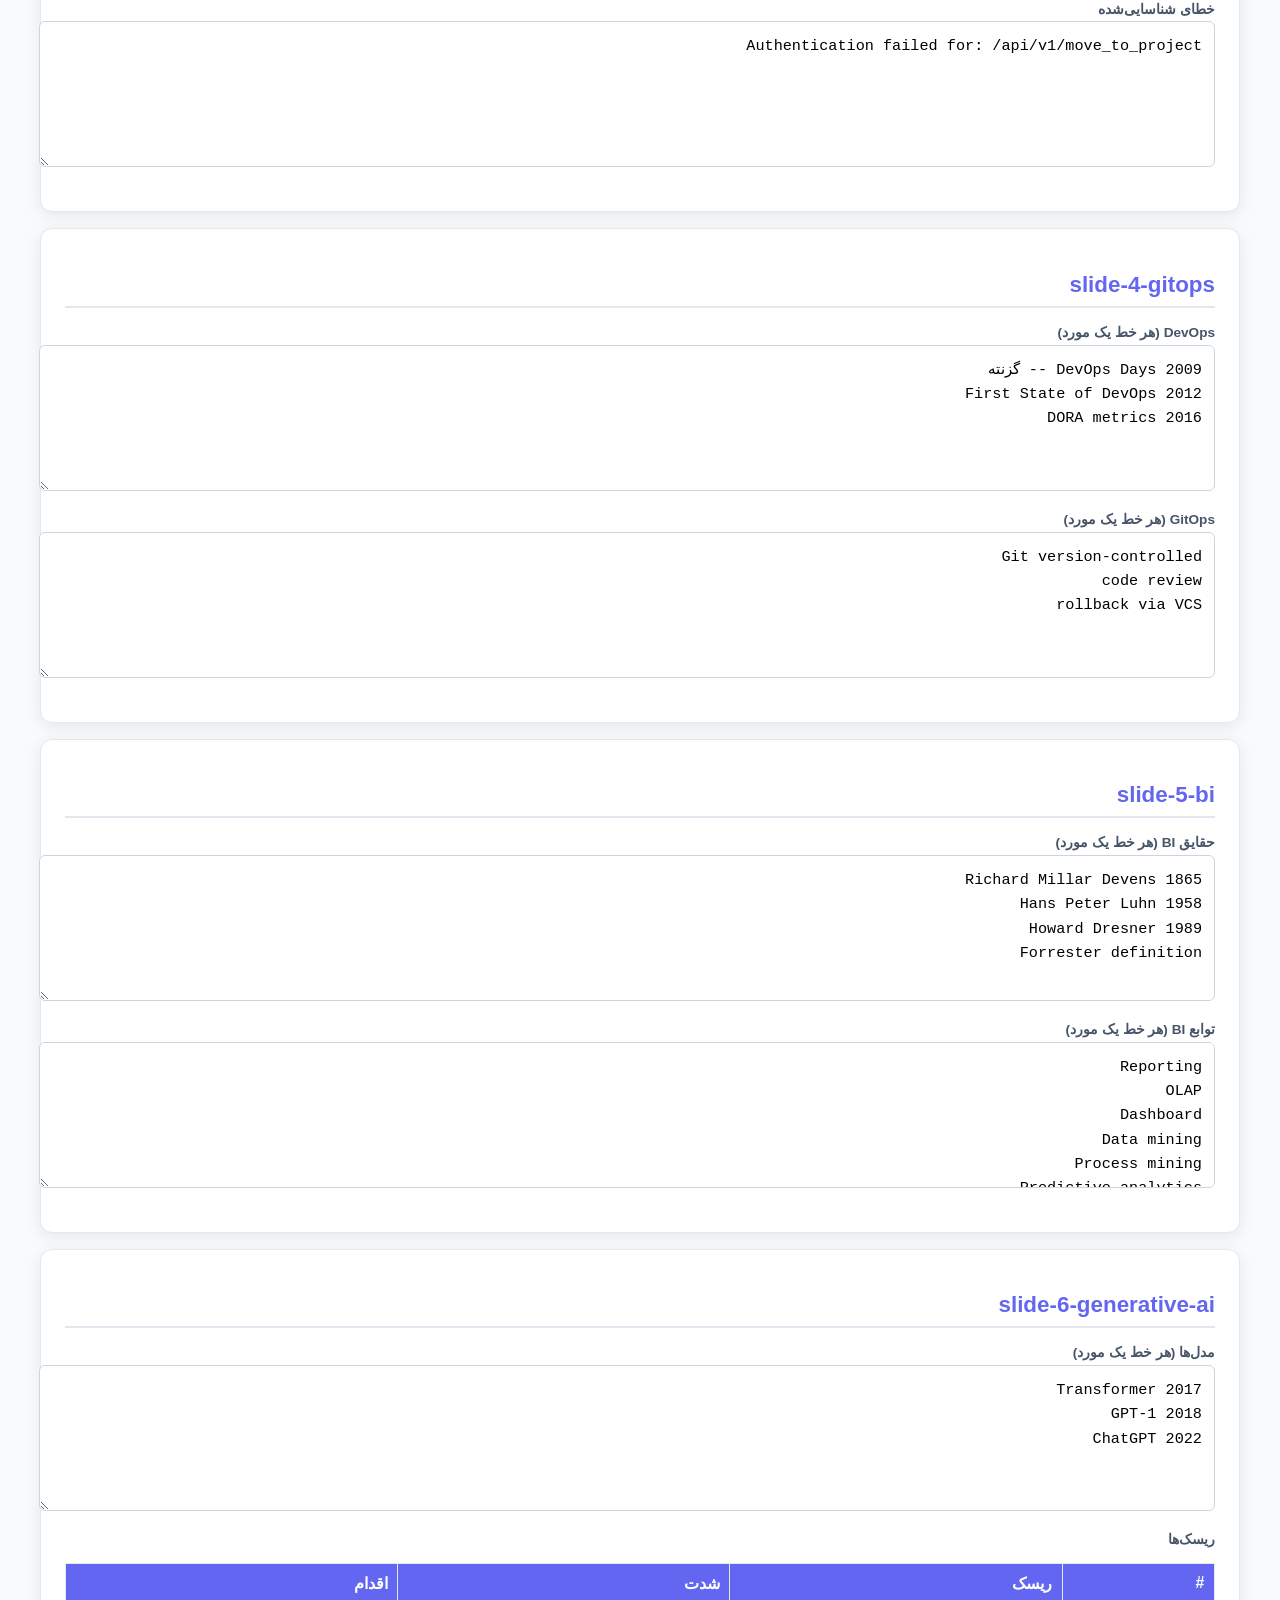
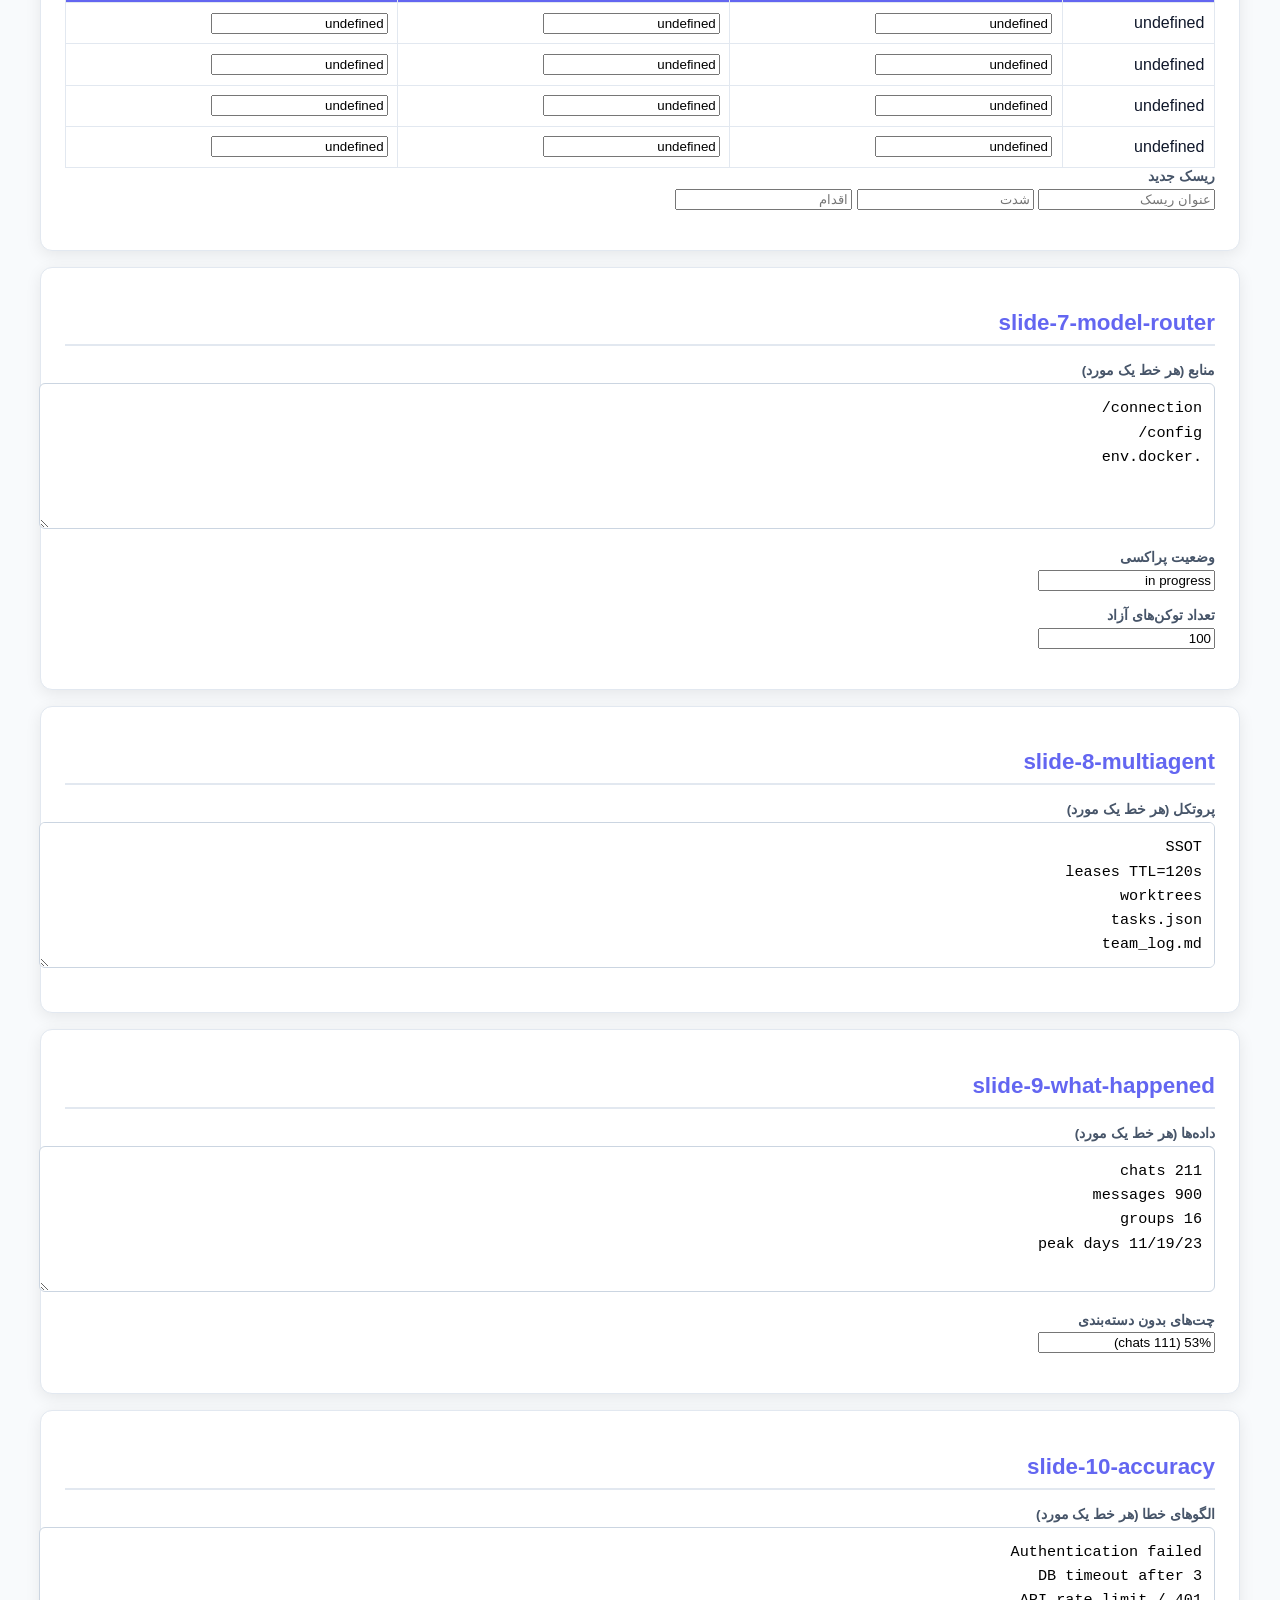
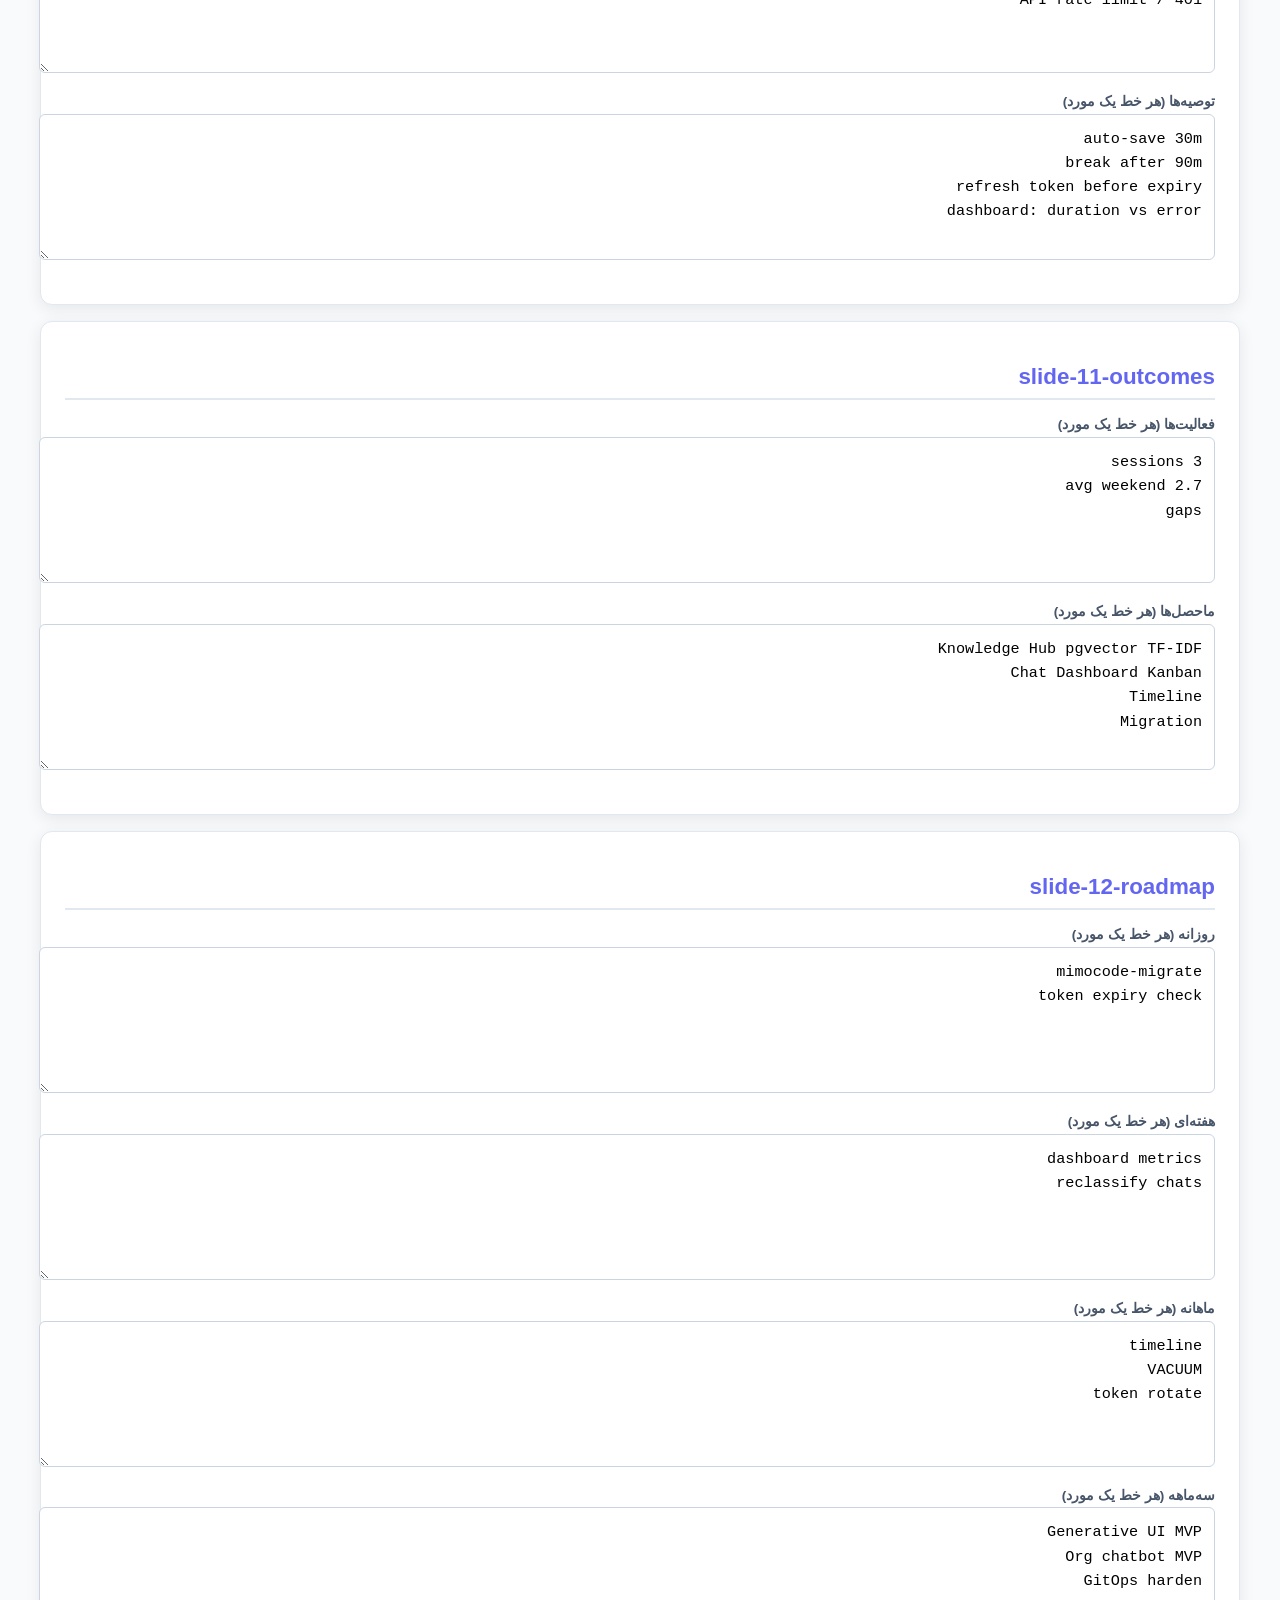
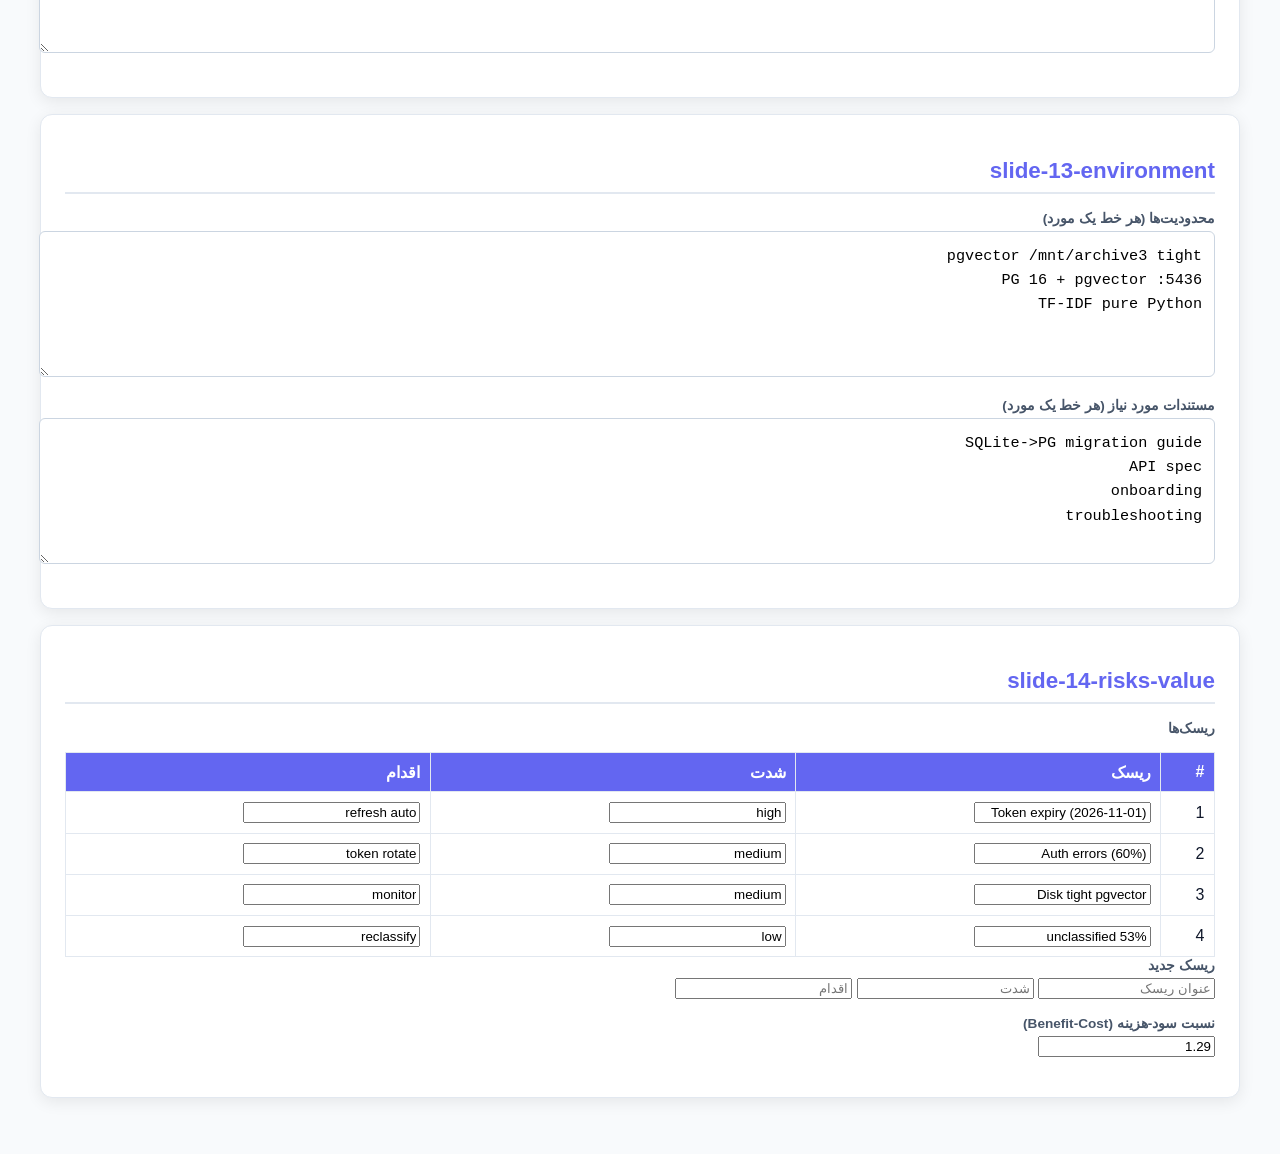
<file: research-report-edit.html>
<!DOCTYPE html>
<html lang="fa" dir="rtl">
<head>
<meta charset="UTF-8">
<meta name="viewport" content="width=device-width, initial-scale=1.0">
<title>گزارش تحقیقاتی — ویرایش آزاد / Editable Report</title>
<style>
  body { font-family: 'Vazirmatn', Tahoma, sans-serif; background: #f8fafc; color: #0f172a; padding: 2rem; direction: rtl; }
  .container { max-width: 1400px; margin: 0 auto; }
  header { text-align: center; margin-bottom: 3rem; }
  header h1 { color: #1e293b; font-size: 2rem; }
  .badge { background: #6366f1; color: white; padding: 0.3rem 0.8rem; border-radius: 9999px; font-size: 0.85rem; }
  .section-card { background: white; border-radius: 12px; padding: 1.5rem; margin: 1rem 0; box-shadow: 0 4px 16px rgba(0,0,0,0.08); border: 1px solid #e2e8f0; }
  .section-card h2 { color: #6366f1; font-size: 1.4rem; margin-bottom: 1rem; border-bottom: 2px solid #e2e8f0; padding-bottom: 0.5rem; }
  textarea { width: 100%; font-family: 'Vazirmatn', monospace; font-size: 0.95rem; padding: 0.75rem; border: 1px solid #cbd5e1; border-radius: 6px; direction: rtl; line-height: 1.6; min-height: 120px; resize: vertical; }
  input[type="text"] { width: 100%; padding: 0.5rem; border: 1px solid #cbd5e1; border-radius: 6px; font-family: 'Vazirmatn', Tahoma, sans-serif; font-size: 0.95rem; direction: rtl; }
  label { font-size: 0.85rem; color: #475569; font-weight: 600; margin-bottom: 0.3rem; display: block; direction: rtl; }
  .save-box { background: #fef3c7; border: 1px solid #f59e0b; border-radius: 8px; padding: 1rem; margin-top: 1rem; text-align: center; }
  .save-btn { background: #6366f1; color: white; border: none; padding: 0.75rem 2rem; font-family: 'Vazirmatn', sans-serif; font-size: 1rem; border-radius: 6px; cursor: pointer; }
  .save-btn:hover { background: #4f46e5; }
  .download-btn { background: #10b981; color: white; border: none; padding: 0.6rem 1.5rem; font-family: 'Vazirmatn', sans-serif; font-size: 0.9rem; border-radius: 6px; cursor: pointer; margin-left: 1rem; }
  .field-group { margin-bottom: 1rem; }
  .metric-box { display: inline-block; background: linear-gradient(135deg,#6366f1,#8b5cf6); color:white; padding:0.6rem 1.2rem; border-radius:8px; margin:0.25rem; font-weight:700; }
  .list-item { background:#f8fafc; padding:0.5rem 1rem; border-radius:6px; margin:0.25rem 0; display:flex; gap:0.5rem; align-items:center; }
  .list-item input { flex:1; }
  .remove-item { background:#ef4444; color:white; border:none; border-radius:4px; padding:0.2rem 0.6rem; cursor:pointer; font-size:0.8rem; }
  .add-item { color:#10b981; cursor:pointer; font-size:0.85rem; margin-top:0.25rem; display:block; }
  .risk-table { width:100%; border-collapse:collapse; margin-top:1rem; }
  .risk-table th, .risk-table td { border:1px solid #e2e8f0; padding:0.6rem; text-align:right; }
  .risk-table th { background:#6366f1; color:white; }
</style>
</head>
<body>
<div class="container">
<header>
  <h1>گزارش تحقیقاتی gapgpt — ویرایش بخش‌ها</h1>
  <p>تغییرات هر بخش را در کادرها انجام دهید. دکمه ذخیره به فایل نوشته می‌شود.</p>
</header>

<div class="save-box">
  <button class="save-btn" onclick="saveToFile()">ذخیره تمام تغییرات در فایل JSON</button>
  <button class="download-btn" onclick="downloadJSON()">دانلود فایل JSON</button>
  <p id="status"></p>
</div>

<div id="sections"></div>
</div>

<script>
  // Embedded data — works offline (no fetch needed)
  var __INITIAL_DATA__ = {
    "meta": {"project": "gapgpt", "version": "2.0", "generated_at": "2026-10-28T00:20:00Z"},
    "sections": {
      "slide-1-title": {"title": "گزارش تحقیقاتی جامع", "subtitle": "تحلیل داده‌ها، معماری سیستم و نقشه راه تولیدی", "metrics": ["211", "900", "16", "29"]},
      "slide-2-agenda": {"topics": ["منابع محدود - تشکر نه تعنه", "فوندانسیون", "پرسشنامه HR محصول جدید", "آقای کیانی", "آنچه گذشت", "دقت در پاسخ‌های ای‌جنت", "بی‌حوصلگی", "اشتباهات", "مدل‌رایتر + proxy", "مولتی‌ایجنت", "گیت‌اپس", "داشبورد/BI", "اکتیویتی واچ", "ماحصل", "روزشمار", "چت بات سازمانی", "BI", "Generative UI", "پراسس میکر", "فراگستر / سانیران", "نقشه راه", "RAM + مستندات", "لینوکس / USB / هارد شرکت", "مصرف اینترنت شخصی", "تقاضا", "خلاصه", "گزارش HTML5"]},
      "slide-3-data-sources": {"sources": ["chat-groups-report.json", "timeline_data.json", "llfs/chats/*.md", "llfs/reports/*.md", "scripts/dashboard.py", "scripts/dashboard.log", "README.md"], "error": "Authentication failed for: /api/v1/move_to_project"},
      "slide-4-gitops": {"devops": ["2009 DevOps Days -- گزنته", "2012 First State of DevOps", "2016 DORA metrics"], "gitops": ["Git version-controlled", "code review", "rollback via VCS"]},
      "slide-5-bi": {"bi_facts": ["Richard Millar Devens 1865", "Hans Peter Luhn 1958", "Howard Dresner 1989", "Forrester definition"], "functions": ["Reporting", "OLAP", "Dashboard", "Data mining", "Process mining", "Predictive analytics"]},
      "slide-6-generative-ai": {"models": ["2017 Transformer", "2018 GPT-1", "2022 ChatGPT"], "risks": ["Hallucinations", "Deepfakes", "Copyright", "Environmental"]},
      "slide-7-model-router": {"sources": ["connection/", "config/", ".env.docker"], "proxy": "in progress", "tokens": "100"},
      "slide-8-multiagent": {"protocol": ["SSOT", "leases TTL=120s", "worktrees", "tasks.json", "team_log.md"]},
      "slide-9-what-happened": {"data": ["211 chats", "900 messages", "16 groups", "peak days 11/19/23"], "unassigned": "53% (111 chats)"},
      "slide-10-accuracy": {"patterns": ["Authentication failed", "DB timeout after 3", "API rate limit / 401"], "recommendations": ["auto-save 30m", "break after 90m", "refresh token before expiry", "dashboard: duration vs error"]},
      "slide-11-outcomes": {"activity": ["3 sessions", "2.7 avg weekend", "gaps"], "harvest": ["Knowledge Hub pgvector TF-IDF", "Chat Dashboard Kanban", "Timeline", "Migration"]},
      "slide-12-roadmap": {"daily": ["mimocode-migrate", "token expiry check"], "weekly": ["dashboard metrics", "reclassify chats"], "monthly": ["timeline", "VACUUM", "token rotate"], "quarterly": ["Generative UI MVP", "Org chatbot MVP", "GitOps harden"]},
      "slide-13-environment": {"limits": ["pgvector /mnt/archive3 tight", "PG 16 + pgvector :5436", "TF-IDF pure Python"], "needs_docs": ["SQLite->PG migration guide", "API spec", "onboarding", "troubleshooting"]},
      "slide-14-risks-value": {"risks": [{"id": 1, "risk": "Token expiry (2026-11-01)", "severity": "high", "action": "refresh auto"}, {"id": 2, "risk": "Auth errors (60%)", "severity": "medium", "action": "token rotate"}, {"id": 3, "risk": "Disk tight pgvector", "severity": "medium", "action": "monitor"}, {"id": 4, "risk": "53% unclassified", "severity": "low", "action": "reclassify"}], "benefit_cost": 1.29}
    }
  };

  // Render section based on type
  function renderSection(key, sec) {
    const div = document.createElement('div');
    div.className = 'section-card';
    div.id = 'sec-' + key;
    let html = `<h2>${sec.title || key}</h2>`;

    if (sec.title) {
      html += `<div class="field-group"><label>عنوان</label><textarea data-key="${key}.title">${sec.title}</textarea></div>`;
    }
    if (sec.subtitle) {
      html += `<div class="field-group"><label>زیرعنوان</label><textarea data-key="${key}.subtitle">${sec.subtitle}</textarea></div>`;
    }
    if (sec.metrics) {
      html += `<div class="field-group"><label>شاخص‌ها (هر خط یک مورد)</label><textarea data-key="${key}.metrics">${sec.metrics.join('\n')}</textarea></div>`;
    }
    if (sec.topics) {
      html += `<div class="field-group"><label>موضوعات (هر خط یک مورد)</label><textarea data-key="${key}.topics">${sec.topics.join('\n')}</textarea></div>`;
    }
    if (sec.sources) {
      html += `<div class="field-group"><label>منابع (هر خط یک مورد)</label><textarea data-key="${key}.sources">${sec.sources.join('\n')}</textarea></div>`;
    }
    if (sec.error) {
      html += `<div class="field-group"><label>خطای شناسایی‌شده</label><textarea data-key="${key}.error">${sec.error}</textarea></div>`;
    }
    if (sec.devops) {
      html += `<div class="field-group"><label>DevOps (هر خط یک مورد)</label><textarea data-key="${key}.devops">${sec.devops.join('\n')}</textarea></div>`;
    }
    if (sec.gitops) {
      html += `<div class="field-group"><label>GitOps (هر خط یک مورد)</label><textarea data-key="${key}.gitops">${sec.gitops.join('\n')}</textarea></div>`;
    }
    if (sec.bi_facts) {
      html += `<div class="field-group"><label>حقایق BI (هر خط یک مورد)</label><textarea data-key="${key}.bi_facts">${sec.bi_facts.join('\n')}</textarea></div>`;
    }
    if (sec.functions) {
      html += `<div class="field-group"><label>توابع BI (هر خط یک مورد)</label><textarea data-key="${key}.functions">${sec.functions.join('\n')}</textarea></div>`;
    }
    if (sec.models) {
      html += `<div class="field-group"><label>مدل‌ها (هر خط یک مورد)</label><textarea data-key="${key}.models">${sec.models.join('\n')}</textarea></div>`;
    }
    if (sec.risks) {
      html += `<div class="field-group"><label>ریسک‌ها</label>`;
      html += `<table class="risk-table"><thead><tr><th>#</th><th>ریسک</th><th>شدت</th><th>اقدام</th></tr></thead><tbody>`;
      sec.risks.forEach((r,i)=> {
        html += `<tr>
          <td>${r.id}</td>
          <td><input data-key="${key}.risks.${i}.risk" value="${r.risk}"></td>
          <td><input data-key="${key}.risks.${i}.severity" value="${r.severity}"></td>
          <td><input data-key="${key}.risks.${i}.action" value="${r.action}"></td>
        </tr>`;
      });
      html += `</tbody></table>`;
      html += `<div class="field-group"><label>ریسک جدید</label>
        <input data-key="${key}.newRiskRisk" placeholder="عنوان ریسک">
        <input data-key="${key}.newRiskSev" placeholder="شدت">
        <input data-key="${key}.newRiskAction" placeholder="اقدام">
      </div>`;
      html += `</div>`;
    }
    if (sec.benefit_cost !== undefined) {
      html += `<div class="field-group"><label>نسبت سود-هزینه (Benefit-Cost)</label><input data-key="${key}.benefit_cost" value="${sec.benefit_cost}"></div>`;
    }
    if (sec.protocol) {
      html += `<div class="field-group"><label>پروتکل (هر خط یک مورد)</label><textarea data-key="${key}.protocol">${sec.protocol.join('\n')}</textarea></div>`;
    }
    if (sec.patterns) {
      html += `<div class="field-group"><label>الگوهای خطا (هر خط یک مورد)</label><textarea data-key="${key}.patterns">${sec.patterns.join('\n')}</textarea></div>`;
    }
    if (sec.recommendations) {
      html += `<div class="field-group"><label>توصیه‌ها (هر خط یک مورد)</label><textarea data-key="${key}.recommendations">${sec.recommendations.join('\n')}</textarea></div>`;
    }
    if (sec.data) {
      html += `<div class="field-group"><label>داده‌ها (هر خط یک مورد)</label><textarea data-key="${key}.data">${sec.data.join('\n')}</textarea></div>`;
    }
    if (sec.activity) {
      html += `<div class="field-group"><label>فعالیت‌ها (هر خط یک مورد)</label><textarea data-key="${key}.activity">${sec.activity.join('\n')}</textarea></div>`;
    }
    if (sec.harvest) {
      html += `<div class="field-group"><label>ماحصل‌ها (هر خط یک مورد)</label><textarea data-key="${key}.harvest">${sec.harvest.join('\n')}</textarea></div>`;
    }
    if (sec.daily) {
      html += `<div class="field-group"><label>روزانه (هر خط یک مورد)</label><textarea data-key="${key}.daily">${sec.daily.join('\n')}</textarea></div>`;
    }
    if (sec.weekly) {
      html += `<div class="field-group"><label>هفته‌ای (هر خط یک مورد)</label><textarea data-key="${key}.weekly">${sec.weekly.join('\n')}</textarea></div>`;
    }
    if (sec.monthly) {
      html += `<div class="field-group"><label>ماهانه (هر خط یک مورد)</label><textarea data-key="${key}.monthly">${sec.monthly.join('\n')}</textarea></div>`;
    }
    if (sec.quarterly) {
      html += `<div class="field-group"><label>سه‌ماهه (هر خط یک مورد)</label><textarea data-key="${key}.quarterly">${sec.quarterly.join('\n')}</textarea></div>`;
    }
    if (sec.limits) {
      html += `<div class="field-group"><label>محدودیت‌ها (هر خط یک مورد)</label><textarea data-key="${key}.limits">${sec.limits.join('\n')}</textarea></div>`;
    }
    if (sec.needs_docs) {
      html += `<div class="field-group"><label>مستندات مورد نیاز (هر خط یک مورد)</label><textarea data-key="${key}.needs_docs">${sec.needs_docs.join('\n')}</textarea></div>`;
    }
    if (sec.unassigned) {
      html += `<div class="field-group"><label>چت‌های بدون دسته‌بندی</label><input data-key="${key}.unassigned" value="${sec.unassigned}"></div>`;
    }
    if (sec.proxy !== undefined) {
      html += `<div class="field-group"><label>وضعیت پراکسی</label><input data-key="${key}.proxy" value="${sec.proxy}"></div>`;
    }
    if (sec.tokens !== undefined) {
      html += `<div class="field-group"><label>تعداد توکن‌های آزاد</label><input data-key="${key}.tokens" value="${sec.tokens}"></div>`;
    }

    div.innerHTML = html;
    return div;
  }

  // Init from embedded data
  function init() {
    const data = __INITIAL_DATA__;
    const container = document.getElementById('sections');
    Object.entries(data.sections).forEach(([key, sec]) => {
      container.appendChild(renderSection(key, sec));
    });
    window.__reportData = data;
  }
  init();

  function serialize() {
    const data = JSON.parse(JSON.stringify(window.__reportData));
    document.querySelectorAll('[data-key]').forEach(el => {
      const path = el.getAttribute('data-key').split('.');
      let obj = data;
      path.forEach((p,i)=> {
        if (i === path.length-1) {
          const val = el.tagName === 'TEXTAREA' ? el.value.split('\n') : el.value;
          obj[p] = val;
        } else {
          const m = p.match(/^(.+)\.(\d+)$/);
          if (m) {
            obj[m[1]][m[2]] = obj[m[1]][m[2]] || {};
            obj = obj[m[1]][m[2]];
          } else {
            obj[p] = obj[p] || {};
            obj = obj[p];
          }
        }
      });
    });
    return data;
  }

  function saveToFile() {
    const data = serialize();
    const blob = new Blob([JSON.stringify(data, null, 2)], {type: 'application/json'});
    const url = URL.createObjectURL(blob);
    const a = document.createElement('a');
    a.href = url;
    a.download = 'research-report-data.json';
    a.click();
    document.getElementById('status').textContent = 'فایل آماده دانلود است — فایل را در reports/ ذخیره کنید.';
  }

  function downloadJSON() {
    saveToFile();
  }
</script>
</body>
</html>
</file>
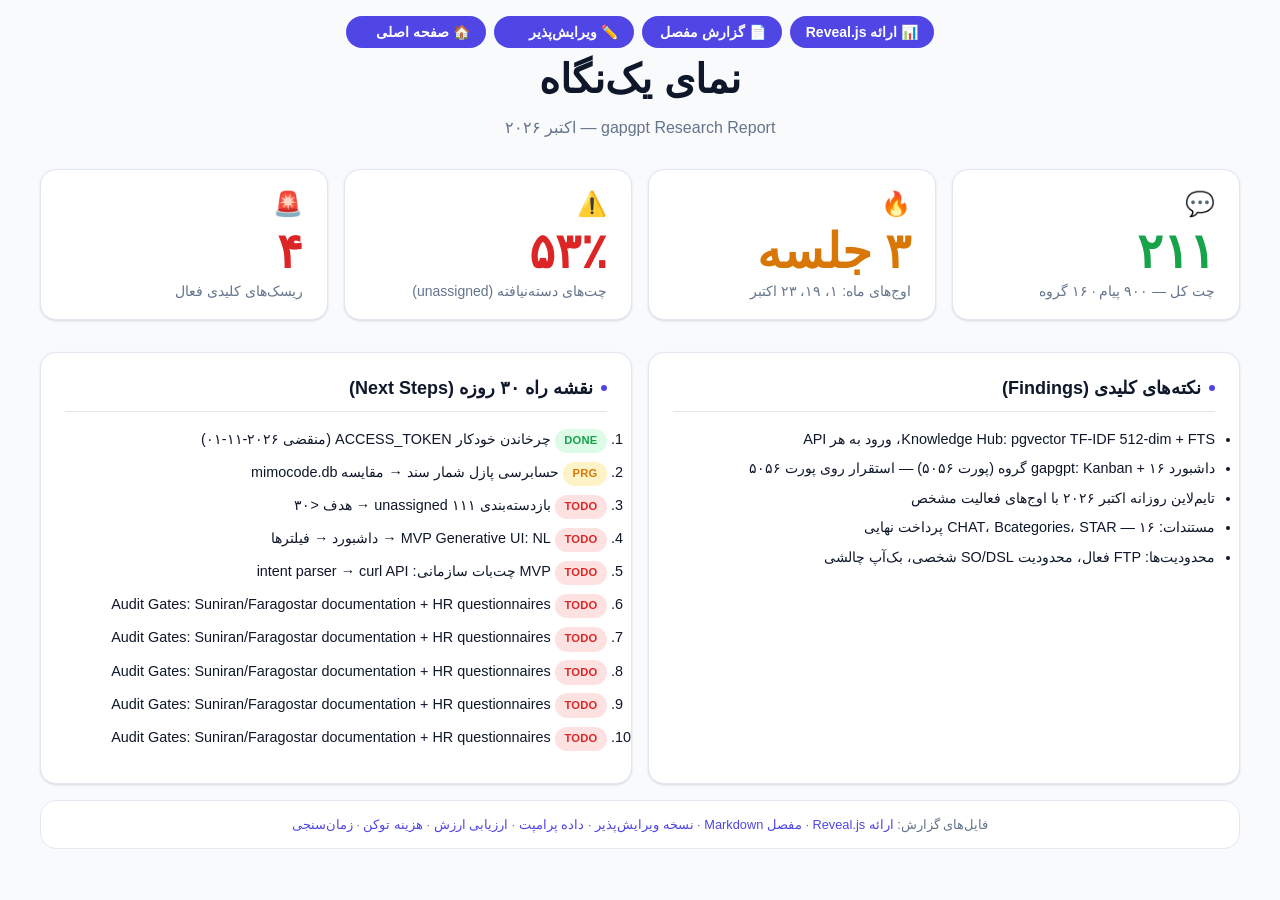
<file: research-report/one-glance.html>
<!DOCTYPE html>
<html lang="fa" dir="rtl">
<head>
<meta charset="UTF-8">
<meta name="viewport" content="width=device-width, initial-scale=1.0">
<title>نمای یک‌نگاه — gapgpt تحلیل گزارش</title>
<link rel="stylesheet" href="assets/vazirmatn.css">
<style>
  :root {
    --bg: #f8fafc;
    --card: #ffffff;
    --border: #e2e8f0;
    --text: #0f172a;
    --muted: #64748b;
--primary: #4f46e5;
  --primary-dark: #4338ca;
  --primary-light: #eef2ff;
    --success: #16a34a;
    --success-bg: #dcfce7;
    --warning: #d97706;
    --warning-bg: #fef3c7;
    --danger: #dc2626;
    --danger-bg: #fee2e2;
    --radius: 1rem;
    --shadow: 0 1px 3px rgba(15,23,42,.08), 0 1px 2px rgba(15,23,42,.06);
  }
  * { box-sizing: border-box; }
  body {
    font-family: 'Vazirmatn', Tahoma, sans-serif;
    background: var(--bg);
    color: var(--text);
    margin: 0;
    min-height: 100vh;
    padding: 1rem;
  }
  .container { max-width: 1200px; margin: 0 auto; }
  header { text-align: center; margin-bottom: 2rem; }
  h1 { font-size: clamp(1.75rem, 4vw, 2.5rem); margin: 0 0 .5rem; color: var(--text); }
  .subtitle { color: var(--muted); font-size: 1rem; }
  .grid {
    display: grid;
    grid-template-columns: repeat(auto-fit, minmax(240px, 1fr));
    gap: 1rem;
    margin-bottom: 2rem;
  }
  .card {
    background: var(--card);
    border: 1px solid var(--border);
    border-radius: var(--radius);
    padding: 1.25rem 1.5rem;
    box-shadow: var(--shadow);
    transition: transform .15s ease, box-shadow .15s ease;
  }
  .card:hover { transform: translateY(-2px); box-shadow: 0 4px 12px rgba(15,23,42,.1); }
  .card-icon { font-size: 1.5rem; margin-bottom: .5rem; }
  .stat { font-size: clamp(2rem, 5vw, 3rem); font-weight: 800; line-height: 1.1; margin: .25rem 0; }
  .stat-label { color: var(--muted); font-size: .875rem; }
  .green { color: var(--success); }
  .amber { color: var(--warning); }
  .red { color: var(--danger); }
  .blue { color: var(--primary); }
  .sections {
    display: grid;
    grid-template-columns: repeat(auto-fit, minmax(300px, 1fr));
    gap: 1rem;
  }
  .section-card {
    background: var(--card);
    border: 1px solid var(--border);
    border-radius: var(--radius);
    padding: 1.5rem;
    box-shadow: var(--shadow);
  }
  .section-title {
    display: flex; align-items: center; gap: .5rem;
    font-size: 1.125rem; font-weight: 700;
    color: var(--text);
    margin: 0 0 1rem;
    padding-bottom: .75rem;
    border-bottom: 1px solid var(--border);
  }
  .section-title::before { content: ""; width: 6px; height: 6px; border-radius: 50%; background: var(--primary); }
  ul { margin: 0; padding: 0 0 0 1.25rem; list-style: disc; }
  li { margin: .4rem 0; line-height: 1.6; font-size: .9rem; color: var(--text); }
  ol { margin: 0; padding: 0 0 0 1.25rem; list-style: decimal; }
  ol li { margin: .5rem 0; line-height: 1.6; font-size: .9rem; color: var(--text); }
  .badge { display: inline-flex; align-items: center; gap: .35rem; padding: .2rem .6rem; font-size: .7rem; font-weight: 700; border-radius: 9999px; text-transform: uppercase; letter-spacing: .02em; }
  .badge-done { background: var(--success-bg); color: var(--success); }
  .badge-progress { background: var(--warning-bg); color: var(--warning); }
  .badge-todo { background: var(--danger-bg); color: var(--danger); }
  .nav-bar { display: flex; gap: .5rem; margin-bottom: .5rem; justify-content: center; }
  .nav-btn { display: inline-block; padding: .5rem 1rem; background: var(--primary); color: white; text-decoration: none; border-radius: var(--radius); font-size: .875rem; font-weight: 600; transition: background .15s; min-width: 140px; }
  .nav-btn:hover { background: var(--primary-dark); }
  .footer { margin-top: 1rem; padding: 1rem; background: var(--card); border: 1px solid var(--border); border-radius: var(--radius); text-align: center; font-size: .8rem; color: var(--muted); }
  .footer a { color: var(--primary); text-decoration: none; }
  .footer a:hover { text-decoration: underline; }
  @media (max-width: 640px) {
    body { padding: 1rem; }
    .sections { grid-template-columns: 1fr; }
  }
</style>
</head>
<body>
<nav class="nav-bar">
  <a href="index.html" class="nav-btn">📊 ارائه Reveal.js</a>
  <a href="detailed-report.md" class="nav-btn">📄 گزارش مفصل</a>
  <a href="research-report-edit.html" class="nav-btn">✏️ ویرایش‌پذیر</a>
  <a href="/" class="nav-btn">🏠 صفحه اصلی</a>
</nav>
<div class="container">
  <header>
    <h1>نمای یک‌نگاه</h1>
    <p class="subtitle">gapgpt Research Report — اکتبر ۲۰۲۶</p>
  </header>

  <div class="grid">
    <div class="card">
      <div class="card-icon">💬</div>
      <div class="stat green">۲۱۱</div>
      <div class="stat-label">چت کل — ۹۰۰ پیام · ۱۶ گروه</div>
    </div>
    <div class="card">
      <div class="card-icon">🔥</div>
      <div class="stat amber">۳ جلسه</div>
      <div class="stat-label">اوج‌های ماه: ۱، ۱۹، ۲۳ اکتبر</div>
    </div>
    <div class="card">
      <div class="card-icon">⚠️</div>
      <div class="stat red">۵۳٪</div>
      <div class="stat-label">چت‌های دسته‌نیافته (unassigned)</div>
    </div>
    <div class="card">
      <div class="card-icon">🚨</div>
      <div class="stat red">۴</div>
      <div class="stat-label">ریسک‌های کلیدی فعال</div>
    </div>
  </div>

  <div class="sections">
    <div class="section-card">
      <h3 class="section-title">نکته‌های کلیدی (Findings)</h3>
      <ul>
        <li>Knowledge Hub: pgvector TF-IDF 512-dim + FTS، ورود به هر API</li>
        <li>داشبورد gapgpt: Kanban + ۱۶ گروه (پورت ۵۰۵۶) — استقرار روی پورت ۵۰۵۶</li>
        <li>تایم‌لاین روزانه اکتبر ۲۰۲۶ با اوج‌های فعالیت مشخص</li>
        <li>مستندات: CHAT، Bcategories، STAR — ۱۶ پرداخت نهایی</li>
        <li>محدودیت‌ها: FTP فعال، محدودیت SO/DSL شخصی، بک‌آپ چالشی</li>
      </ul>
    </div>
    <div class="section-card">
      <h3 class="section-title">نقشه راه ۳۰ روزه (Next Steps)</h3>
      <ol>
        <li><span class="badge badge-done">DONE</span> چرخاندن خودکار ACCESS_TOKEN (منقضی ۲۰۲۶-۱۱-۰۱)</li>
        <li><span class="badge badge-progress">PRG</span> حسابرسی پازل شمار سند → مقایسه mimocode.db</li>
        <li><span class="badge badge-todo">TODO</span> بازدسته‌بندی ۱۱۱ unassigned → هدف <۳۰</li>
        <li><span class="badge badge-todo">TODO</span> MVP Generative UI: NL → داشبورد → فیلترها</li>
        <li><span class="badge badge-todo">TODO</span> MVP چت‌بات سازمانی: intent parser → curl API</li>
        <li><span class="badge badge-todo">TODO</span> Audit Gates: Suniran/Faragostar documentation + HR questionnaires</li>
        <li><span class="badge badge-todo">TODO</span> Audit Gates: Suniran/Faragostar documentation + HR questionnaires</li>
        <li><span class="badge badge-todo">TODO</span> Audit Gates: Suniran/Faragostar documentation + HR questionnaires</li>
        <li><span class="badge badge-todo">TODO</span> Audit Gates: Suniran/Faragostar documentation + HR questionnaires</li>
        <li><span class="badge badge-todo">TODO</span> Audit Gates: Suniran/Faragostar documentation + HR questionnaires</li>
      </ol>
    </div>
  </div>

  <div class="footer">
    فایل‌های گزارش:
    <a href="index.html">ارائه Reveal.js</a> ·
    <a href="detailed-report.md">مفصل Markdown</a> ·
    <a href="research-report-edit.html">نسخه ویرایش‌پذیر</a> ·
    <a href="prompt-report.json">داده پرامپت</a> ·
    <a href="value-assessment.md">ارزیابی ارزش</a> ·
    <a href="token-costs.json">هزینه توکن</a> ·
    <a href="time-tracking.md">زمان‌سنجی</a>
  </div>
</div>
</body>
</html>
</file>
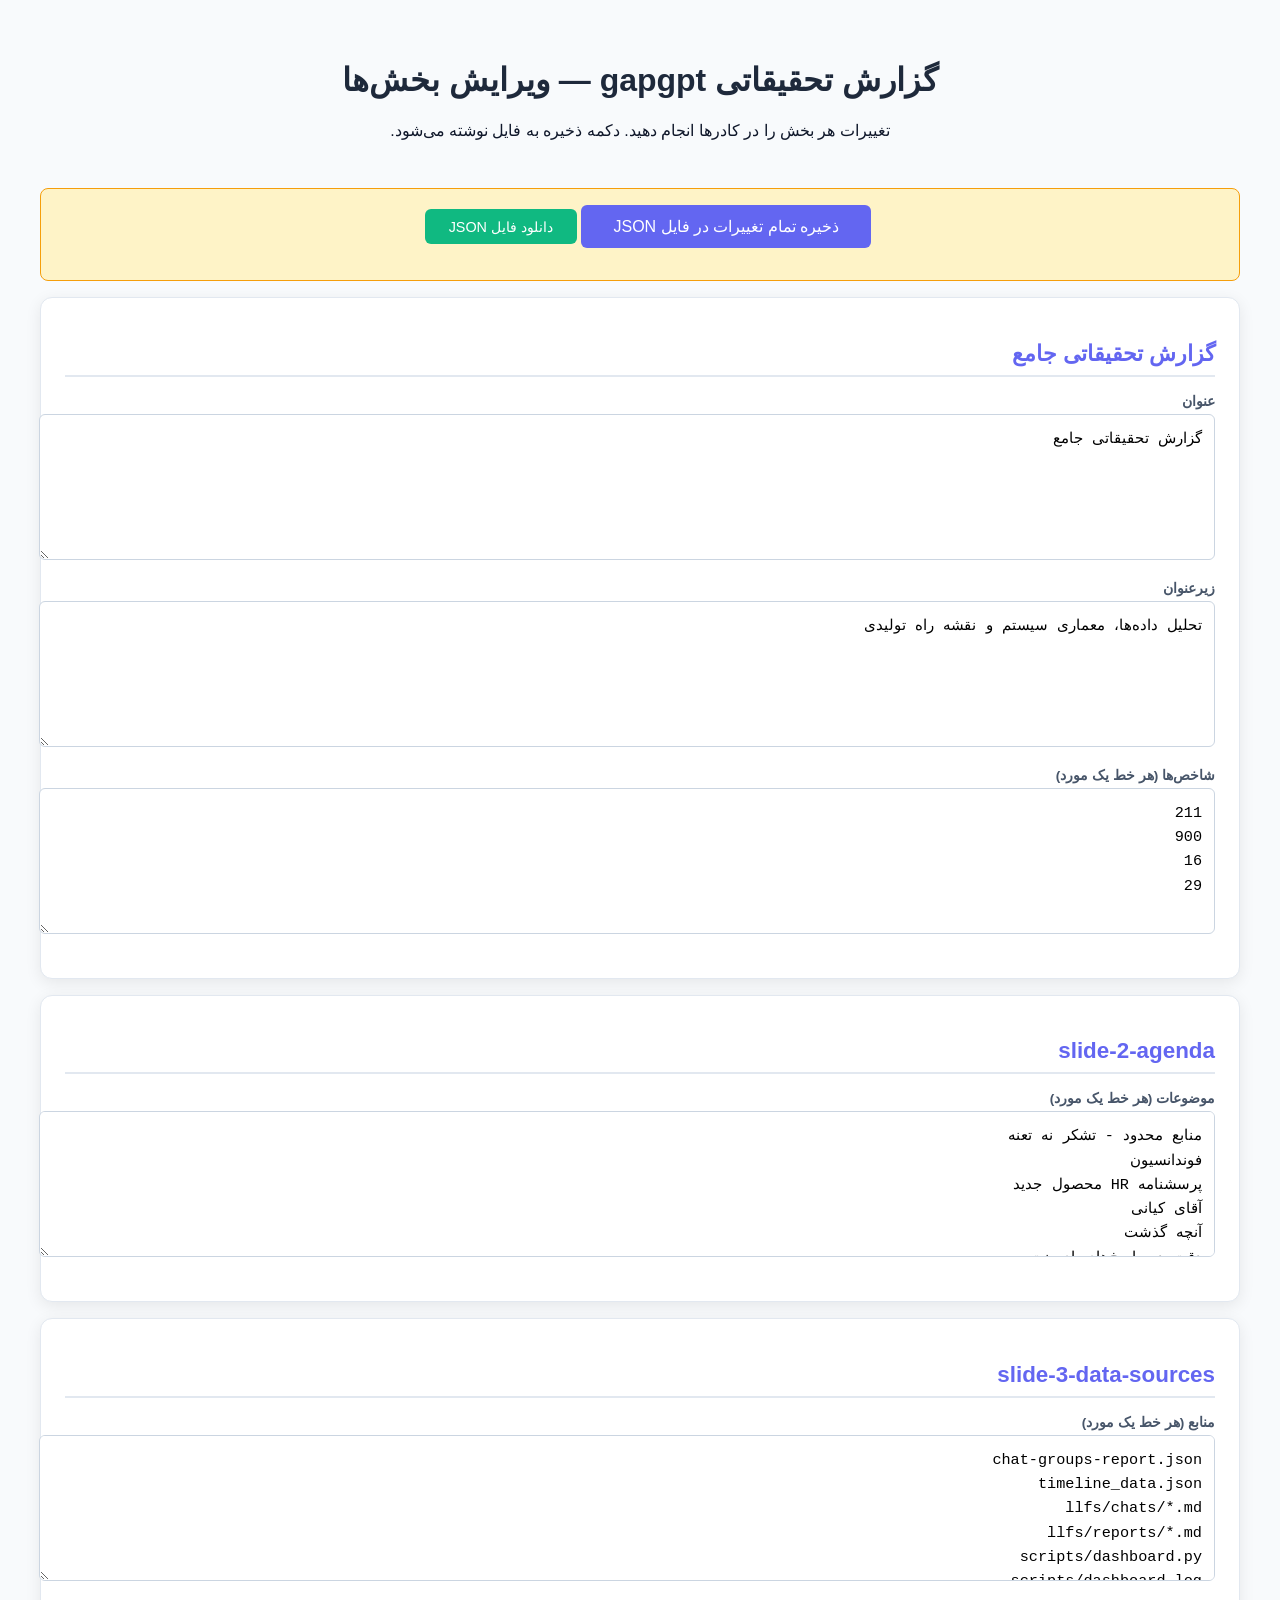
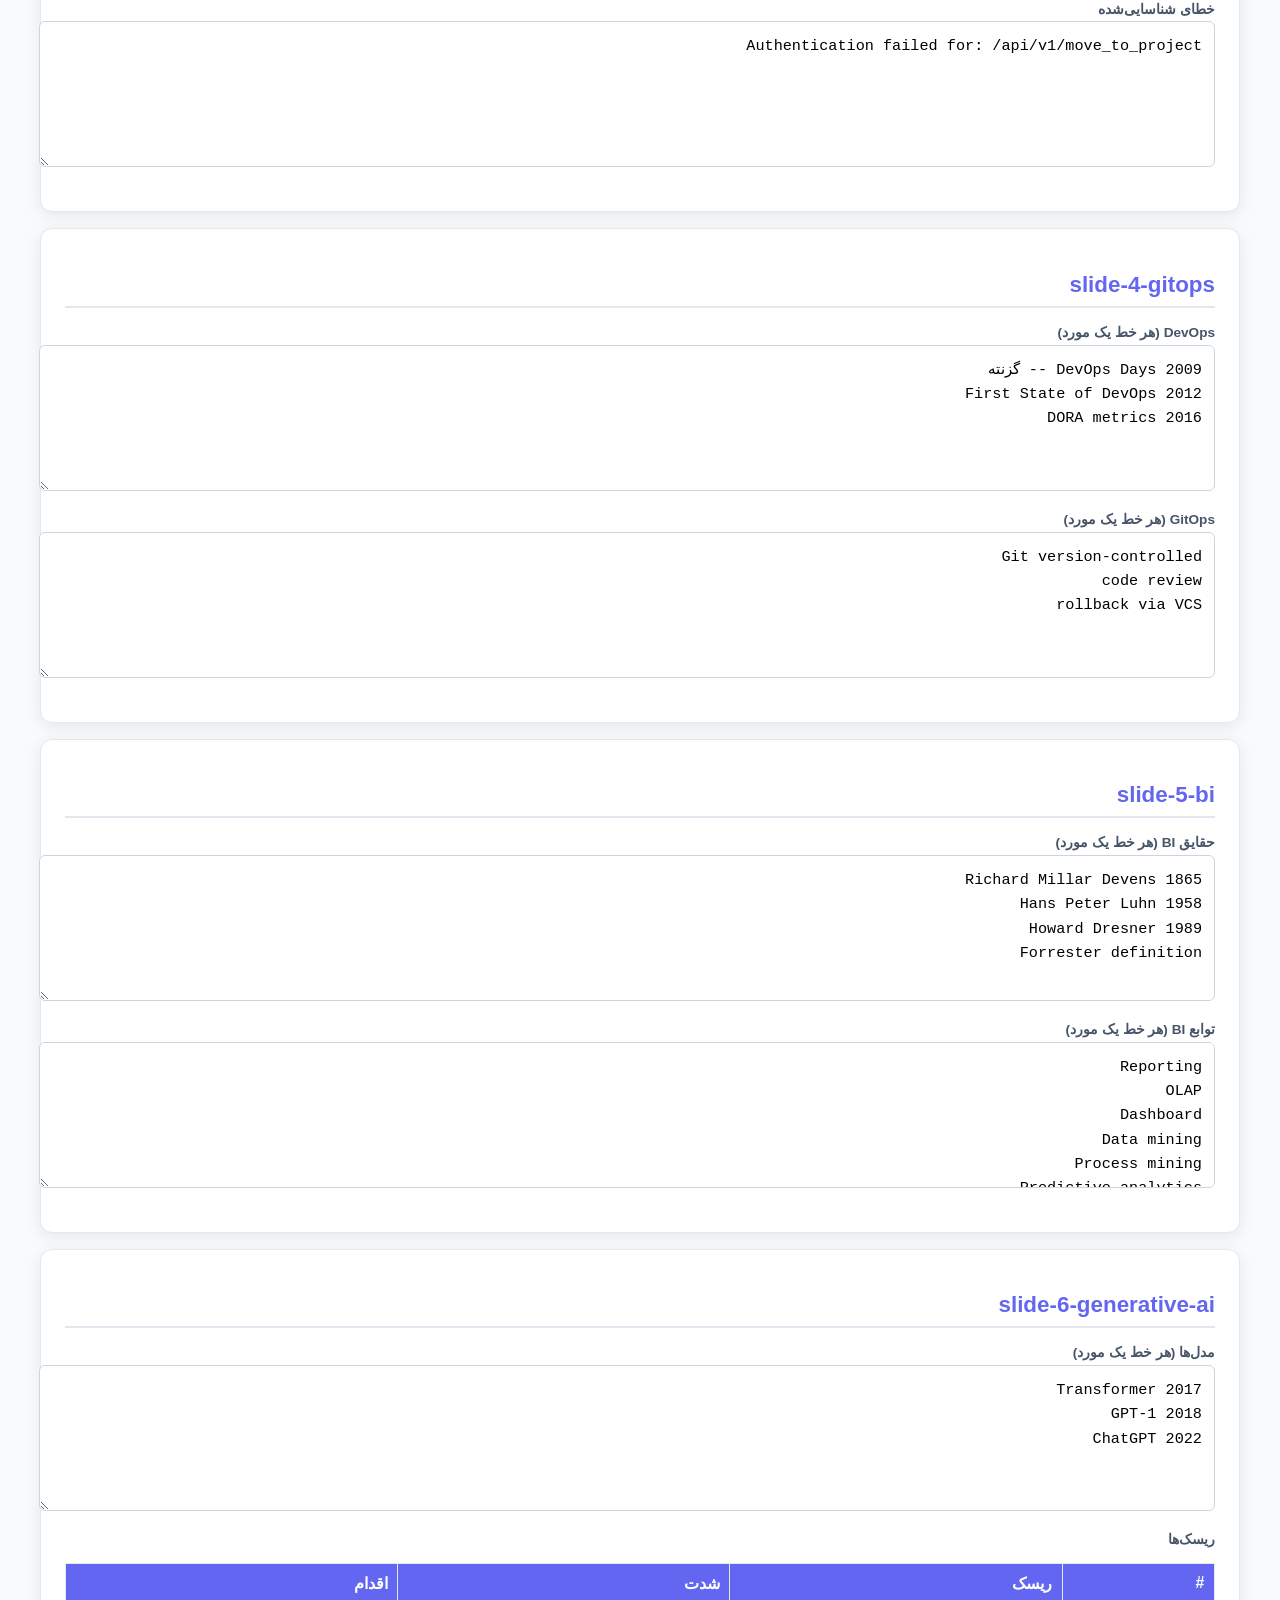
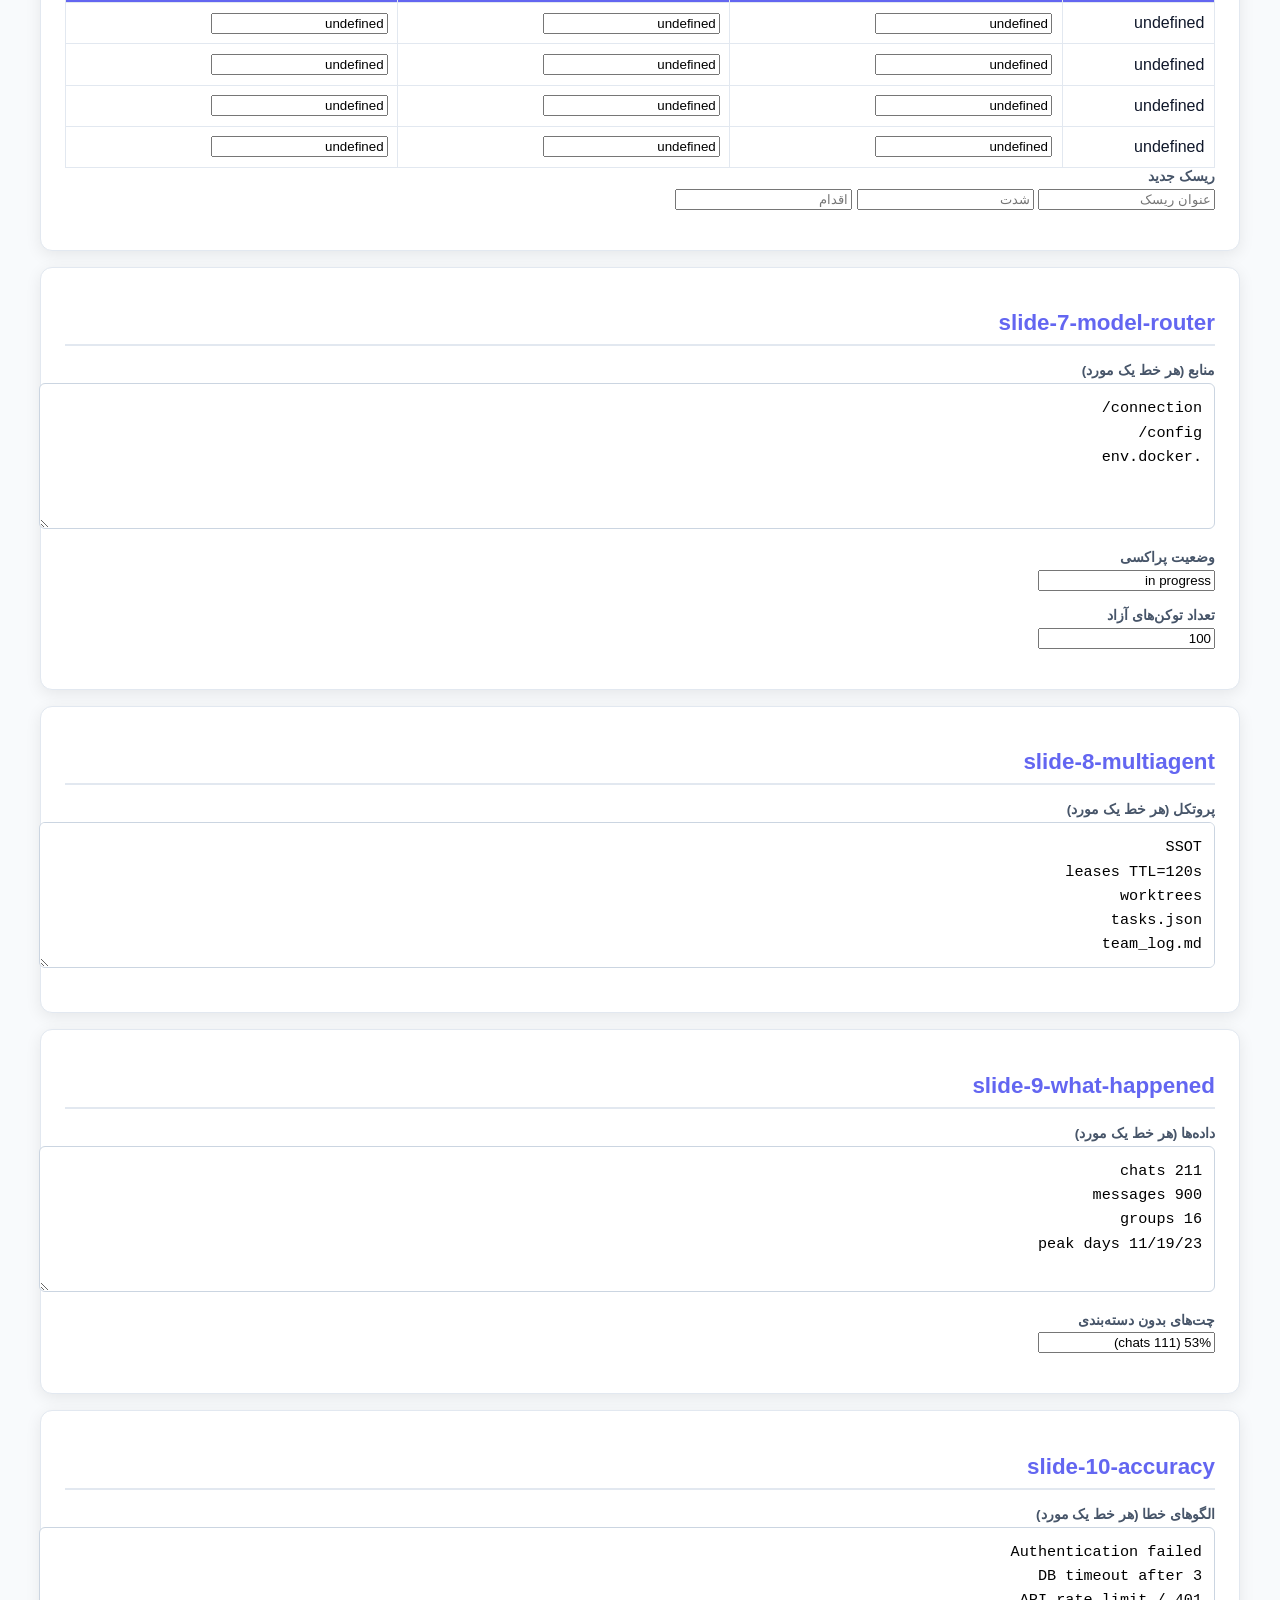
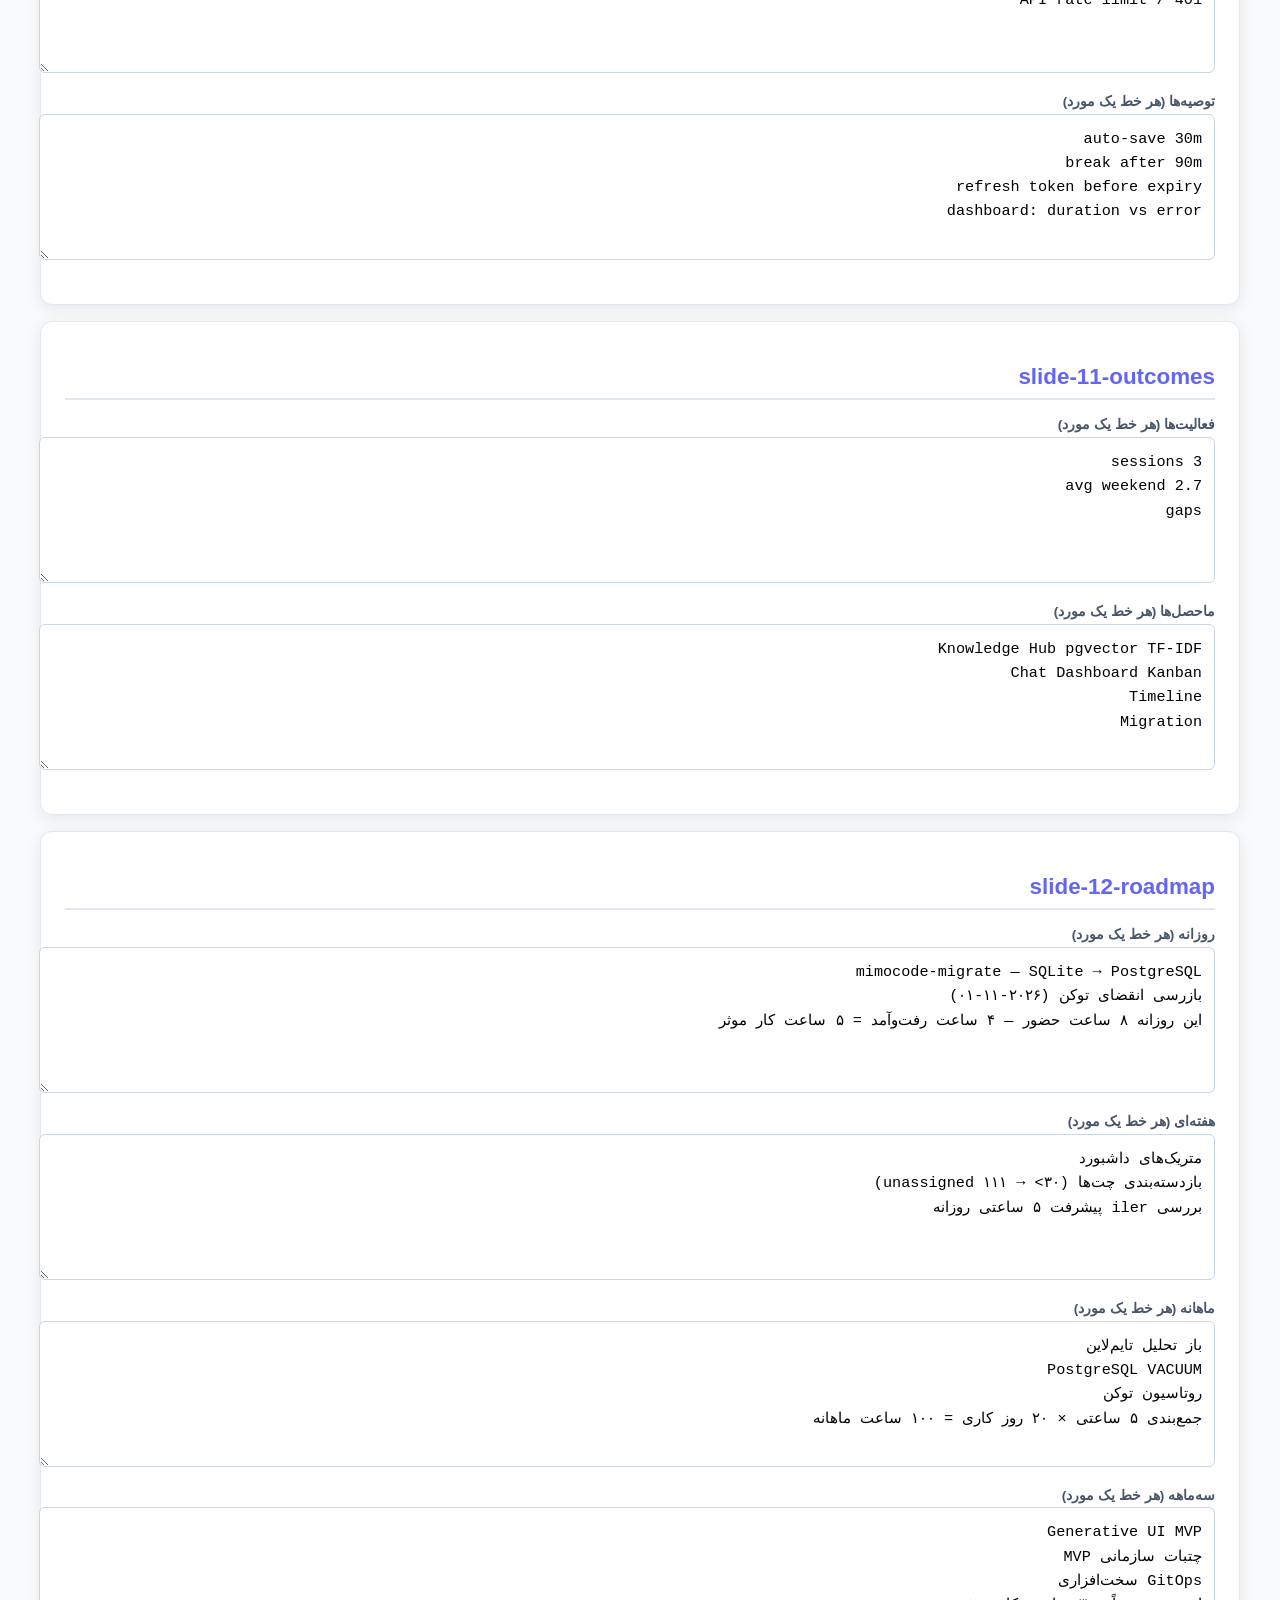
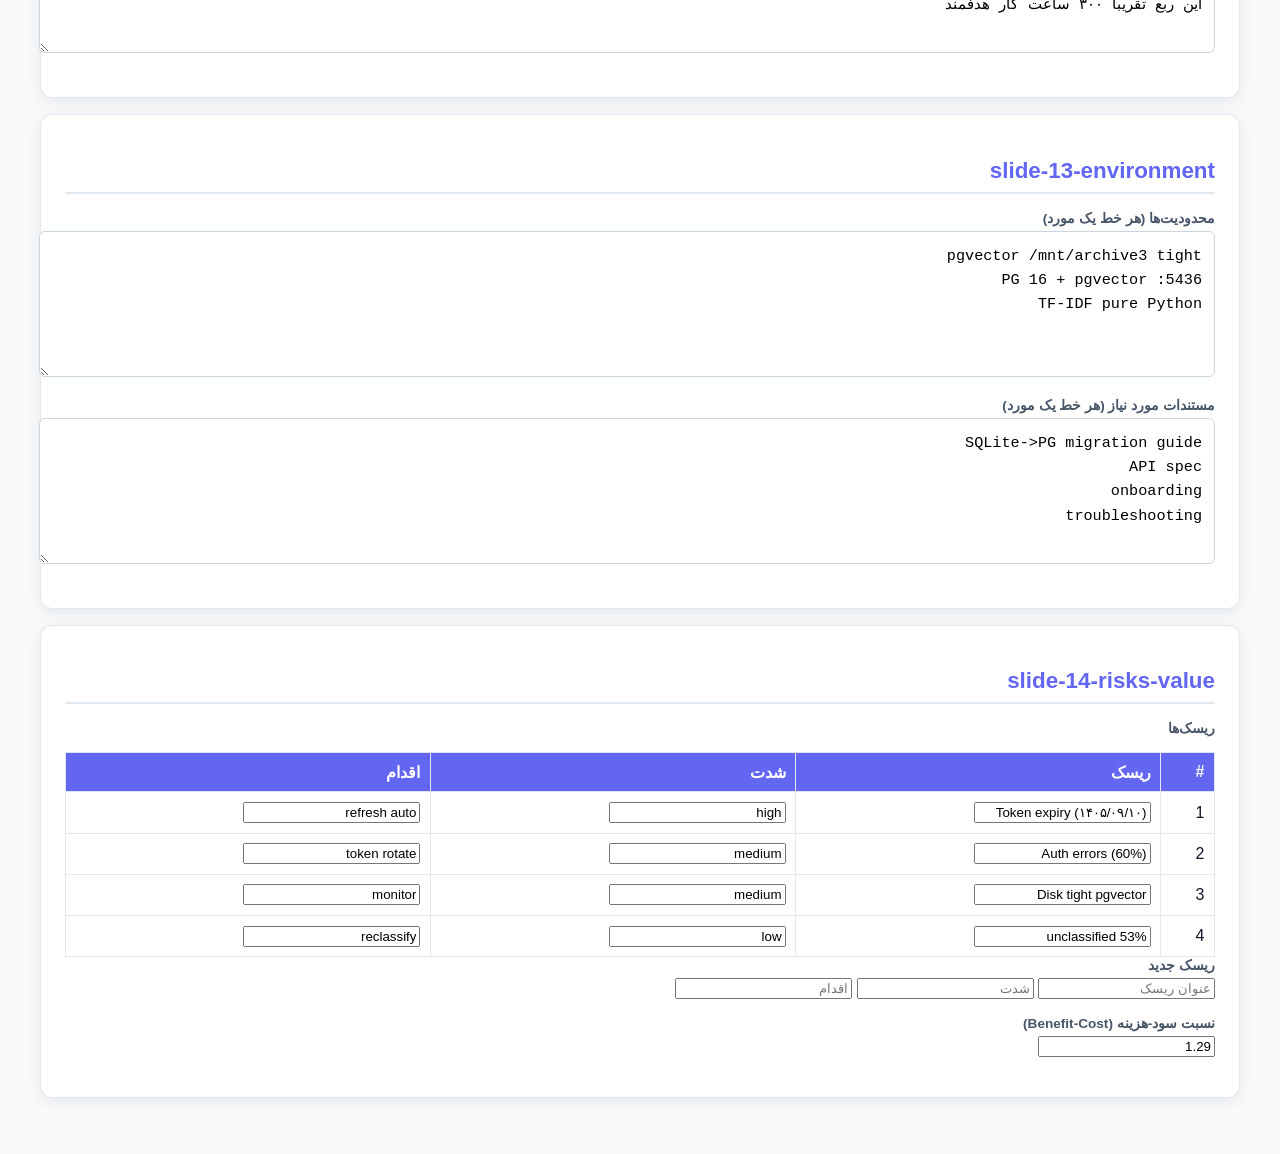
<file: research-report/research-report-edit.html>
<!DOCTYPE html>
<html lang="fa" dir="rtl">
<head>
<meta charset="UTF-8">
<meta name="viewport" content="width=device-width, initial-scale=1.0">
<title>گزارش تحقیقاتی — ویرایش آزاد / Editable Report</title>
<style>
  body { font-family: 'Vazirmatn', Tahoma, sans-serif; background: #f8fafc; color: #0f172a; padding: 2rem; direction: rtl; }
  .container { max-width: 1400px; margin: 0 auto; }
  header { text-align: center; margin-bottom: 3rem; }
  header h1 { color: #1e293b; font-size: 2rem; }
  .badge { background: #6366f1; color: white; padding: 0.3rem 0.8rem; border-radius: 9999px; font-size: 0.85rem; }
  .section-card { background: white; border-radius: 12px; padding: 1.5rem; margin: 1rem 0; box-shadow: 0 4px 16px rgba(0,0,0,0.08); border: 1px solid #e2e8f0; }
  .section-card h2 { color: #6366f1; font-size: 1.4rem; margin-bottom: 1rem; border-bottom: 2px solid #e2e8f0; padding-bottom: 0.5rem; }
  textarea { width: 100%; font-family: 'Vazirmatn', monospace; font-size: 0.95rem; padding: 0.75rem; border: 1px solid #cbd5e1; border-radius: 6px; direction: rtl; line-height: 1.6; min-height: 120px; resize: vertical; }
  input[type="text"] { width: 100%; padding: 0.5rem; border: 1px solid #cbd5e1; border-radius: 6px; font-family: 'Vazirmatn', Tahoma, sans-serif; font-size: 0.95rem; direction: rtl; }
  label { font-size: 0.85rem; color: #475569; font-weight: 600; margin-bottom: 0.3rem; display: block; direction: rtl; }
  .save-box { background: #fef3c7; border: 1px solid #f59e0b; border-radius: 8px; padding: 1rem; margin-top: 1rem; text-align: center; }
  .save-btn { background: #6366f1; color: white; border: none; padding: 0.75rem 2rem; font-family: 'Vazirmatn', sans-serif; font-size: 1rem; border-radius: 6px; cursor: pointer; }
  .save-btn:hover { background: #4f46e5; }
  .download-btn { background: #10b981; color: white; border: none; padding: 0.6rem 1.5rem; font-family: 'Vazirmatn', sans-serif; font-size: 0.9rem; border-radius: 6px; cursor: pointer; margin-left: 1rem; }
  .field-group { margin-bottom: 1rem; }
  .metric-box { display: inline-block; background: linear-gradient(135deg,#6366f1,#8b5cf6); color:white; padding:0.6rem 1.2rem; border-radius:8px; margin:0.25rem; font-weight:700; }
  .list-item { background:#f8fafc; padding:0.5rem 1rem; border-radius:6px; margin:0.25rem 0; display:flex; gap:0.5rem; align-items:center; }
  .list-item input { flex:1; }
  .remove-item { background:#ef4444; color:white; border:none; border-radius:4px; padding:0.2rem 0.6rem; cursor:pointer; font-size:0.8rem; }
  .add-item { color:#10b981; cursor:pointer; font-size:0.85rem; margin-top:0.25rem; display:block; }
  .risk-table { width:100%; border-collapse:collapse; margin-top:1rem; }
  .risk-table th, .risk-table td { border:1px solid #e2e8f0; padding:0.6rem; text-align:right; }
  .risk-table th { background:#6366f1; color:white; }
</style>
</head>
<body>
<div class="container">
<header>
  <h1>گزارش تحقیقاتی gapgpt — ویرایش بخش‌ها</h1>
  <p>تغییرات هر بخش را در کادرها انجام دهید. دکمه ذخیره به فایل نوشته می‌شود.</p>
</header>

<div class="save-box">
  <button class="save-btn" onclick="saveToFile()">ذخیره تمام تغییرات در فایل JSON</button>
  <button class="download-btn" onclick="downloadJSON()">دانلود فایل JSON</button>
  <p id="status"></p>
</div>

<div id="sections"></div>
</div>

<script>
  // Embedded data — works offline (no fetch needed)
  var __INITIAL_DATA__ = {
    "meta": {"project": "gapgpt", "version": "2.0", "generated_at": "۱۴۰۵/۰۹/۰۶T00:20:00Z"},
    "sections": {
      "slide-1-title": {"title": "گزارش تحقیقاتی جامع", "subtitle": "تحلیل داده‌ها، معماری سیستم و نقشه راه تولیدی", "metrics": ["211", "900", "16", "29"]},
      "slide-2-agenda": {"topics": ["منابع محدود - تشکر نه تعنه", "فوندانسیون", "پرسشنامه HR محصول جدید", "آقای کیانی", "آنچه گذشت", "دقت در پاسخ‌های ای‌جنت", "بی‌حوصلگی", "اشتباهات", "مدل‌رایتر + proxy", "مولتی‌ایجنت", "گیت‌اپس", "داشبورد/BI", "اکتیویتی واچ", "ماحصل", "روزشمار", "چت بات سازمانی", "BI", "Generative UI", "پراسس میکر", "فراگستر / سانیران", "نقشه راه", "RAM + مستندات", "لینوکس / USB / هارد شرکت", "مصرف اینترنت شخصی", "تقاضا", "خلاصه", "گزارش HTML5"]},
      "slide-3-data-sources": {"sources": ["chat-groups-report.json", "timeline_data.json", "llfs/chats/*.md", "llfs/reports/*.md", "scripts/dashboard.py", "scripts/dashboard.log", "README.md"], "error": "Authentication failed for: /api/v1/move_to_project"},
      "slide-4-gitops": {"devops": ["2009 DevOps Days -- گزنته", "2012 First State of DevOps", "2016 DORA metrics"], "gitops": ["Git version-controlled", "code review", "rollback via VCS"]},
      "slide-5-bi": {"bi_facts": ["Richard Millar Devens 1865", "Hans Peter Luhn 1958", "Howard Dresner 1989", "Forrester definition"], "functions": ["Reporting", "OLAP", "Dashboard", "Data mining", "Process mining", "Predictive analytics"]},
      "slide-6-generative-ai": {"models": ["2017 Transformer", "2018 GPT-1", "2022 ChatGPT"], "risks": ["Hallucinations", "Deepfakes", "Copyright", "Environmental"]},
      "slide-7-model-router": {"sources": ["connection/", "config/", ".env.docker"], "proxy": "in progress", "tokens": "100"},
      "slide-8-multiagent": {"protocol": ["SSOT", "leases TTL=120s", "worktrees", "tasks.json", "team_log.md"]},
      "slide-9-what-happened": {"data": ["211 chats", "900 messages", "16 groups", "peak days 11/19/23"], "unassigned": "53% (111 chats)"},
      "slide-10-accuracy": {"patterns": ["Authentication failed", "DB timeout after 3", "API rate limit / 401"], "recommendations": ["auto-save 30m", "break after 90m", "refresh token before expiry", "dashboard: duration vs error"]},
      "slide-11-outcomes": {"activity": ["3 sessions", "2.7 avg weekend", "gaps"], "harvest": ["Knowledge Hub pgvector TF-IDF", "Chat Dashboard Kanban", "Timeline", "Migration"]},
      "slide-12-roadmap": {"daily": ["mimocode-migrate — SQLite → PostgreSQL", "بازرسی انقضای توکن (۲۰۲۶-۱۱-۰۱)", "این روزانه ۸ ساعت حضور — ۴ ساعت رفت‌وآمد = ۵ ساعت کار موثر"], "weekly": ["متریک‌های داشبورد", "بازدسته‌بندی چت‌ها (unassigned ۱۱۱ → <۳۰)", "بررسی iler پیشرفت ۵ ساعتی روزانه"], "monthly": ["باز تحلیل تایم‌لاین", "PostgreSQL VACUUM", "روتاسیون توکن", "جمع‌بندی ۵ ساعتی × ۲۰ روز کاری = ۱۰۰ ساعت ماهانه"], "quarterly": ["Generative UI MVP", "چتبات سازمانی MVP", "GitOps سخت‌افزاری", "این ربع تقریباً ۳۰۰ ساعت کار هدفمند"]},
      "slide-13-environment": {"limits": ["pgvector /mnt/archive3 tight", "PG 16 + pgvector :5436", "TF-IDF pure Python"], "needs_docs": ["SQLite->PG migration guide", "API spec", "onboarding", "troubleshooting"]},
      "slide-14-risks-value": {"risks": [{"id": 1, "risk": "Token expiry (۱۴۰۵/۰۹/۱۰)", "severity": "high", "action": "refresh auto"}, {"id": 2, "risk": "Auth errors (60%)", "severity": "medium", "action": "token rotate"}, {"id": 3, "risk": "Disk tight pgvector", "severity": "medium", "action": "monitor"}, {"id": 4, "risk": "53% unclassified", "severity": "low", "action": "reclassify"}], "benefit_cost": 1.29}
    }
  };

  // Render section based on type
  function renderSection(key, sec) {
    const div = document.createElement('div');
    div.className = 'section-card';
    div.id = 'sec-' + key;
    let html = `<h2>${sec.title || key}</h2>`;

    if (sec.title) {
      html += `<div class="field-group"><label>عنوان</label><textarea data-key="${key}.title">${sec.title}</textarea></div>`;
    }
    if (sec.subtitle) {
      html += `<div class="field-group"><label>زیرعنوان</label><textarea data-key="${key}.subtitle">${sec.subtitle}</textarea></div>`;
    }
    if (sec.metrics) {
      html += `<div class="field-group"><label>شاخص‌ها (هر خط یک مورد)</label><textarea data-key="${key}.metrics">${sec.metrics.join('\n')}</textarea></div>`;
    }
    if (sec.topics) {
      html += `<div class="field-group"><label>موضوعات (هر خط یک مورد)</label><textarea data-key="${key}.topics">${sec.topics.join('\n')}</textarea></div>`;
    }
    if (sec.sources) {
      html += `<div class="field-group"><label>منابع (هر خط یک مورد)</label><textarea data-key="${key}.sources">${sec.sources.join('\n')}</textarea></div>`;
    }
    if (sec.error) {
      html += `<div class="field-group"><label>خطای شناسایی‌شده</label><textarea data-key="${key}.error">${sec.error}</textarea></div>`;
    }
    if (sec.devops) {
      html += `<div class="field-group"><label>DevOps (هر خط یک مورد)</label><textarea data-key="${key}.devops">${sec.devops.join('\n')}</textarea></div>`;
    }
    if (sec.gitops) {
      html += `<div class="field-group"><label>GitOps (هر خط یک مورد)</label><textarea data-key="${key}.gitops">${sec.gitops.join('\n')}</textarea></div>`;
    }
    if (sec.bi_facts) {
      html += `<div class="field-group"><label>حقایق BI (هر خط یک مورد)</label><textarea data-key="${key}.bi_facts">${sec.bi_facts.join('\n')}</textarea></div>`;
    }
    if (sec.functions) {
      html += `<div class="field-group"><label>توابع BI (هر خط یک مورد)</label><textarea data-key="${key}.functions">${sec.functions.join('\n')}</textarea></div>`;
    }
    if (sec.models) {
      html += `<div class="field-group"><label>مدل‌ها (هر خط یک مورد)</label><textarea data-key="${key}.models">${sec.models.join('\n')}</textarea></div>`;
    }
    if (sec.risks) {
      html += `<div class="field-group"><label>ریسک‌ها</label>`;
      html += `<table class="risk-table"><thead><tr><th>#</th><th>ریسک</th><th>شدت</th><th>اقدام</th></tr></thead><tbody>`;
      sec.risks.forEach((r,i)=> {
        html += `<tr>
          <td>${r.id}</td>
          <td><input data-key="${key}.risks.${i}.risk" value="${r.risk}"></td>
          <td><input data-key="${key}.risks.${i}.severity" value="${r.severity}"></td>
          <td><input data-key="${key}.risks.${i}.action" value="${r.action}"></td>
        </tr>`;
      });
      html += `</tbody></table>`;
      html += `<div class="field-group"><label>ریسک جدید</label>
        <input data-key="${key}.newRiskRisk" placeholder="عنوان ریسک">
        <input data-key="${key}.newRiskSev" placeholder="شدت">
        <input data-key="${key}.newRiskAction" placeholder="اقدام">
      </div>`;
      html += `</div>`;
    }
    if (sec.benefit_cost !== undefined) {
      html += `<div class="field-group"><label>نسبت سود-هزینه (Benefit-Cost)</label><input data-key="${key}.benefit_cost" value="${sec.benefit_cost}"></div>`;
    }
    if (sec.protocol) {
      html += `<div class="field-group"><label>پروتکل (هر خط یک مورد)</label><textarea data-key="${key}.protocol">${sec.protocol.join('\n')}</textarea></div>`;
    }
    if (sec.patterns) {
      html += `<div class="field-group"><label>الگوهای خطا (هر خط یک مورد)</label><textarea data-key="${key}.patterns">${sec.patterns.join('\n')}</textarea></div>`;
    }
    if (sec.recommendations) {
      html += `<div class="field-group"><label>توصیه‌ها (هر خط یک مورد)</label><textarea data-key="${key}.recommendations">${sec.recommendations.join('\n')}</textarea></div>`;
    }
    if (sec.data) {
      html += `<div class="field-group"><label>داده‌ها (هر خط یک مورد)</label><textarea data-key="${key}.data">${sec.data.join('\n')}</textarea></div>`;
    }
    if (sec.activity) {
      html += `<div class="field-group"><label>فعالیت‌ها (هر خط یک مورد)</label><textarea data-key="${key}.activity">${sec.activity.join('\n')}</textarea></div>`;
    }
    if (sec.harvest) {
      html += `<div class="field-group"><label>ماحصل‌ها (هر خط یک مورد)</label><textarea data-key="${key}.harvest">${sec.harvest.join('\n')}</textarea></div>`;
    }
    if (sec.daily) {
      html += `<div class="field-group"><label>روزانه (هر خط یک مورد)</label><textarea data-key="${key}.daily">${sec.daily.join('\n')}</textarea></div>`;
    }
    if (sec.weekly) {
      html += `<div class="field-group"><label>هفته‌ای (هر خط یک مورد)</label><textarea data-key="${key}.weekly">${sec.weekly.join('\n')}</textarea></div>`;
    }
    if (sec.monthly) {
      html += `<div class="field-group"><label>ماهانه (هر خط یک مورد)</label><textarea data-key="${key}.monthly">${sec.monthly.join('\n')}</textarea></div>`;
    }
    if (sec.quarterly) {
      html += `<div class="field-group"><label>سه‌ماهه (هر خط یک مورد)</label><textarea data-key="${key}.quarterly">${sec.quarterly.join('\n')}</textarea></div>`;
    }
    if (sec.limits) {
      html += `<div class="field-group"><label>محدودیت‌ها (هر خط یک مورد)</label><textarea data-key="${key}.limits">${sec.limits.join('\n')}</textarea></div>`;
    }
    if (sec.needs_docs) {
      html += `<div class="field-group"><label>مستندات مورد نیاز (هر خط یک مورد)</label><textarea data-key="${key}.needs_docs">${sec.needs_docs.join('\n')}</textarea></div>`;
    }
    if (sec.unassigned) {
      html += `<div class="field-group"><label>چت‌های بدون دسته‌بندی</label><input data-key="${key}.unassigned" value="${sec.unassigned}"></div>`;
    }
    if (sec.proxy !== undefined) {
      html += `<div class="field-group"><label>وضعیت پراکسی</label><input data-key="${key}.proxy" value="${sec.proxy}"></div>`;
    }
    if (sec.tokens !== undefined) {
      html += `<div class="field-group"><label>تعداد توکن‌های آزاد</label><input data-key="${key}.tokens" value="${sec.tokens}"></div>`;
    }

    div.innerHTML = html;
    return div;
  }

  // Init from embedded data
  function init() {
    const data = __INITIAL_DATA__;
    const container = document.getElementById('sections');
    Object.entries(data.sections).forEach(([key, sec]) => {
      container.appendChild(renderSection(key, sec));
    });
    window.__reportData = data;
  }
  init();

  function serialize() {
    const data = JSON.parse(JSON.stringify(window.__reportData));
    document.querySelectorAll('[data-key]').forEach(el => {
      const path = el.getAttribute('data-key').split('.');
      let obj = data;
      path.forEach((p,i)=> {
        if (i === path.length-1) {
          const val = el.tagName === 'TEXTAREA' ? el.value.split('\n') : el.value;
          obj[p] = val;
        } else {
          const m = p.match(/^(.+)\.(\d+)$/);
          if (m) {
            obj[m[1]][m[2]] = obj[m[1]][m[2]] || {};
            obj = obj[m[1]][m[2]];
          } else {
            obj[p] = obj[p] || {};
            obj = obj[p];
          }
        }
      });
    });
    return data;
  }

  function saveToFile() {
    const data = serialize();
    const blob = new Blob([JSON.stringify(data, null, 2)], {type: 'application/json'});
    const url = URL.createObjectURL(blob);
    const a = document.createElement('a');
    a.href = url;
    a.download = 'research-report-data.json';
    a.click();
    document.getElementById('status').textContent = 'فایل آماده دانلود است — فایل را در reports/ ذخیره کنید.';
  }

  function downloadJSON() {
    saveToFile();
  }
</script>
</body>
</html>
</file>
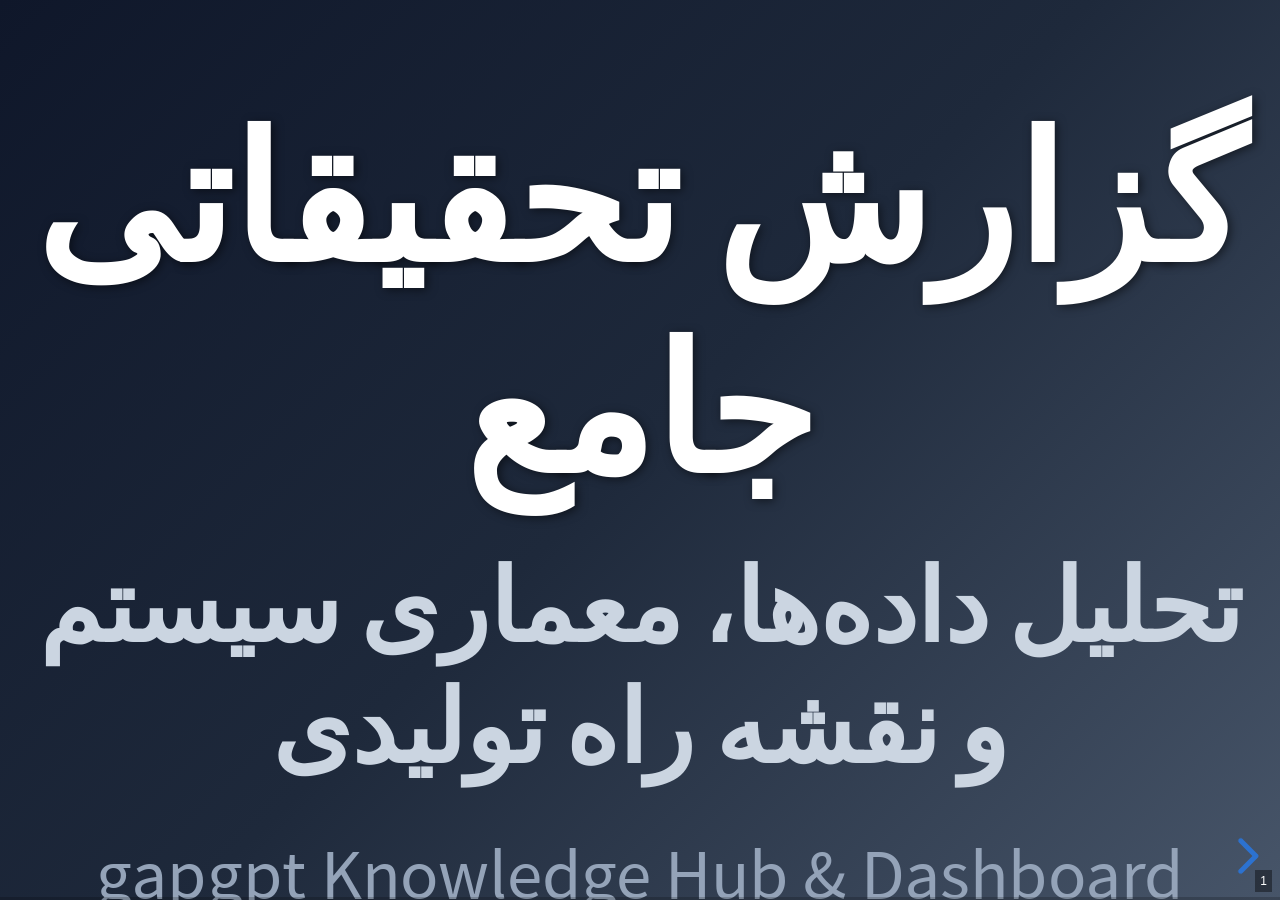
<file: research-report/research-report.html>
<!DOCTYPE html>
<html lang="fa" dir="rtl">
<head>
<meta charset="UTF-8">
<meta name="viewport" content="width=device-width, initial-scale=1.0">
<title>گزارش تحقیقاتی جامع — gapgpt</title>
<link rel="stylesheet" href="assets/reveal.css">
<link rel="stylesheet" href="assets/theme-white.css" id="theme">
<link rel="stylesheet" href="assets/vazirmatn.css">
<style>
        body { font-family: 'Vazirmatn', sans-serif; }
        .no-scrollbar::-webkit-scrollbar { display: none; }
        .no-scrollbar { -ms-overflow-style: none; scrollbar-width: none; }
        .scroll-snap-container { scroll-snap-type: x mandatory; }
        .scroll-snap-item { scroll-snap-align: start; }
        .tag-chip { cursor: pointer; transition: all 0.2s; }
        .tag-chip:hover { background: #fde68a !important; }
        .poll-widget button { transition: all 0.2s; }
        .poll-widget button:hover { transform: translateY(-1px); box-shadow: 0 4px 12px rgba(16, 185, 129, 0.4); }
        /* Viewport containment — fix slides too large for screen */
        .reveal-viewport { overflow: hidden !important; }
        .slides > section { max-width: 100% !important; max-height: 100% !important; }
    </style>
</head>
<body>
<div class="reveal">
<div class="slides">
<!-- ===== SLIDE 1: TITLE (gradient background) ===== -->
<section data-markdown data-background="linear-gradient(135deg, #0f172a 0%, #1e293b 50%, #475569 100%)">
<textarea data-template>
<div class="title-wrapper">
  <h1 style="color:white;text-shadow:2px 2px 8px rgba(0,0,0,.5);font-size:3.5em;">گزارش تحقیقاتی جامع</h1>
  <h2 style="color:#cbd5e1;font-size:2em;margin-top:.5rem;">تحلیل داده‌ها، معماری سیستم و نقشه راه تولیدی</h2>
  <p style="color:#94a3b8;font-size:1.4em;margin-top:2rem;">gapgpt Knowledge Hub &amp; Dashboard</p>
  <div style="margin-top:3rem;display:flex;gap:1rem;justify-content:center;align-items:center;flex-wrap:wrap;max-width:600px;">
    <div class="metric-stat"><div class="metric-val">۲۱۱</div><div class="metric-lbl">چت کل</div></div>
    <div class="metric-stat"><div class="metric-val">۹۰۰</div><div class="metric-lbl">پیام</div></div>
    <div class="metric-stat"><div class="metric-val">۱۶</div><div class="metric-lbl">گروه موضوعی</div></div>
    <div class="metric-stat"><div class="metric-val">۲۹</div><div class="metric-lbl">موضوع</div></div>
  </div>
  <div style="margin-top:3rem;color:#94a3b8;font-size:1.1em;">بسمه تعالی · تاریخ: ۱۴۰۵/۰۷/۲۲ (۲۰۲۶-۱۰-۲۵)</div>
</div>
</textarea>
</section>
<!-- ===== SLIDE 2: AGENDA ===== -->
<section data-markdown data-background="#f8fafc">
<textarea data-template>
<div style="display:flex;justify-content:center;align-items:flex-start;padding:2rem;">
  <h2 style="color:#1e293b;font-size:2em;">فهرست موضوعات گزارش (۲۹ عنوان)</h2>
</div>
<div style="display:grid;grid-template-columns:1fr 1fr;gap:1rem;max-width:800px;margin:1rem auto;text-align:right;font-size:1.3em;">
  <span class="metric-stat">منابع محدود — <strong>تشکر نه تعنه</strong></span>
  <span class="metric-stat">فوندانسیون</span>
  <span class="metric-stat">پرسشنامه HR محصول جدید</span>
  <span class="metric-stat">آقای کیانی</span>
  <span class="metric-stat">آنچه گذشت</span>
  <span class="badge-dot">داده</span>
  <span class="metric-stat">دقت در پاسخ‌های ای‌جنت</span>
  <span class="metric-stat">بی‌حوصلگی</span>
  <span class="metric-stat">اشتباهات</span>
  <span class="metric-stat">مدل‌رایتر + proxy</span>
  <span class="metric-stat">مولتی‌ایجنت</span>
  <span class="metric-stat">گیت‌اپس</span>
  <span class="metric-stat">داشبورد/BI</span>
  <span class="metric-stat">اکتیویتی واچ</span>
  <span class="metric-stat">ماحصل</span>
  <span class="metric-stat">روزشمار</span>
  <span class="metric-stat">چت بات سازمانی</span>
  <span class="metric-stat">BI</span>
  <span class="metric-stat">Generative UI</span>
  <span class="metric-stat">پراسس میکر</span>
  <span class="metric-stat">فراگستر / سانیران</span>
  <span class="metric-stat">نقشه راه</span>
  <span class="metric-stat">RAM + مستندات</span>
  <span class="metric-stat">لینوکس / USB / هارد شرکت</span>
  <span class="metric-stat">مصرف اینترنت شخصی</span>
  <span class="metric-stat">تقاضا</span>
  <span class="metric-stat">خلاصه</span>
  <span class="metric-stat">گزارش HTML5</span>
</div>
</textarea>
</section>
<!-- ===== SLIDE 3: DATA SOURCES ===== -->
<section data-markdown data-background="#ffffff">
<textarea data-template>
<div style="display:flex;justify-content:center;padding:1rem;">
  <h2 style="color:#1e293b;font-size:2em;">منابع داده محلی</h2>
</div>
<table class="reveal table">
  <thead><tr><th>منبع</th><th>مسیر</th><th>توضیحات</th></tr></thead>
  <tbody>
    <tr><td><code>chat-groups-report.json</code></td><td>پوشه اصلی</td><td>۲۱۱ چت · ۹۰۰ پیام · ۱۶ گروه</td></tr>
    <tr><td><code>timeline_data.json</code></td><td><code>.mimocode/plans/</code></td><td>دیتاسد تایم‌لاین ماهانه</td></tr>
    <tr><td><code>llfs/chats/*.md</code></td><td><code>llfs/</code></td><td>۲۱+ فایل یادآور چت</td></tr>
    <tr><td><code>llfs/reports/*.md</code></td><td><code>llfs/</code></td><td>گزارش‌های روزانه git</td></tr>
    <tr><td><code>scripts/dashboard.py</code></td><td><code>scripts/</code></td><td>داشبورد وب</td></tr>
    <tr><td><code>scripts/dashboard.log</code></td><td><code>scripts/</code></td><td>لاگ خطا/احراز هویت</td></tr>
    <tr><td><code>README.md</code></td><td>پوشه اصلی</td><td>مستندات معماری</td></tr>
  </tbody>
</table>
<div class="risk-high">
  <strong>مشکل لاگ:</strong> <code>Authentication failed for: /api/v1/move_to_project</code> — تکرار خطای احراز هویت.
</div>
</textarea>
</section>
<!-- ===== SLIDE 4: GITOPS ===== -->
<section data-markdown data-background="#f0f4f8">
<textarea data-template>
<div style="display:flex;justify-content:center;padding:.5rem;">
  <h2 style="color:#334155;font-size:2em;">DevOps &amp; GitOps</h2>
</div>
<div class="card-glow" style="margin:1em;">
  <h3 style="color:#6366f1;margin-bottom:.8rem;">DevOps — ترکیب توسعه نرم‌افزار و مدیریت عملیات</h3>
<ul style="list-style:none;padding:0;margin:1rem 0;">
<li style="padding:0.4rem 0;"><strong>راهکارهای خودکار:</strong> deployed خودکار از طریق CI</li>
<li style="padding:0.4rem 0;"><strong>بررسی کد</strong> برای تغییرات config</li>
<li style="padding:0.4rem 0;"><strong>بازگشت به حالت قبل</strong> با نسخه‌نگاری — Red Hat</li>
</ul>
</div>
<div class="block-highlight">
  <strong>منابع:</strong> repo: <code>scripts/sync_chats.py</code><span class="badge-dot">ویژه</span>
</div>
</textarea>
</section>
<!-- ===== SLIDE 5: BI ===== -->
<section data-markdown data-background="#f0f4f8">
<textarea data-template>
<div style="display:flex;justify-content:center;padding:.5rem;">
  <h2 style="color:#334155;font-size:2em;">Business Intelligence (BI)</h2>
</div>
<div class="card-glow" style="margin:1em;">
  <h3 style="color:#6366f1;margin-bottom:.8rem;">تعریف BI</h3>
  <ul style="list-style:none;padding:0;margin:1rem 0;">
<li style="padding:0.4rem 0;"><strong>فلسفه:</strong> استخراج چانه‌زنی از داده‌های سازمانی برای تصمیم‌گیری استراتژیک</li>
</div>
<div class="card-glow">
  <h3 style="color:#6366f1;">معماری BI — Core Functions</h3>
  <table class="reveal table" style="max-width:none;">
    <thead><tr><th>عملکرد</th><th>توضیحات</th></tr></thead>
    <tbody>
      <tr><td>گزارش‌دهی</td><td>گزارش‌دهی</td></tr>
      <tr><td>پردازش آنلیتیک</td><td>پردازش تحلیلی آنلاین</td></tr>
      <tr><td>داشبورد</td><td>توسعه داشبورد</td></tr>
      <tr><td>استخراج داده‌ها</td><td>استخراج داده‌ها</td></tr>
      <tr><td>استخراج فرآیندها</td><td>استخراج فرآیندها</td></tr>
      <tr><td>تحلیل پیش‌بینی</td><td>تحلیل پیش‌بینی</td></tr>
    </tbody>
  </table>
</div>
<div class="block-highlight">
  <strong>منابع:</strong> <code>dashboard.py</code> API endpoints + KNOWLEDGE_HUB.md pgvector<span class="badge-dot">ویژه</span>
</div>
</textarea>
</section>
<!-- ===== SLIDE 6: GENERATIVE AI & UI ===== -->
<section data-markdown data-background="#fef3c7">
<textarea data-template>
<div style="display:flex;justify-content:center;padding:.5rem;">
  <h2 style="color:#92400e;font-size:2em;">Generative AI &amp; Generative UI</h2>
</div>
<div class="card-glow">
  <h3 style="color:#92400e;">Generative AI — توليد مدل‌های متن، تصویر، ویدیو، کد</h3>
  <ul style="list-style:none;padding:0;margin:1rem 0;">
    <li style="padding:0.3rem 0;"><strong>ساختار اولیه:</strong> معماری توجه</li>
    <li style="padding:0.3rem 0;"><strong>رییسک:</strong> Hallucinations · Deepfakes · حق کپی‌رایت · محیطی</li>
  </ul>
</div>
<div class="card-glow">
  <h3 style="color:#92400e;">Generative UI — رابط کاربری پویا با GenAI</h3>
  <ul style="list-style:none;padding:0;margin:1rem 0;">
    <li style="padding:0.3rem 0;">✔ NL → فیلتر داشبورد پویا (KNOWLEDGE_HUB pgvector)</li>
    <li style="padding:0.3rem 0;">✔ Adaptive layouts — کارت‌ها بر اساس urgency</li>
    <li style="padding:0.3rem 0;">✔ Code generation — خودکار قالب گزارش</li>
  </ul>
</div>
<div class="block-highlight">
  <strong>منابع:</strong> KNOWLEDGE_HUB.md + dashboard.py<span class="badge-dot">ویژه</span>
</div>
</textarea>
</section>

<!-- ===== SLIDE 7: MODEL ROUTER ===== -->
<section data-markdown data-background="#f0f4f8">
<textarea data-template>
<div style="display:flex;justify-content:center;padding:.5rem;">
  <h2 style="color:#334155;font-size:2em;">Free Model Router — مدل‌رایتر و Proxy</h2>
</div>
<div class="card-glow" style="margin:1em;">
  <h3 style="color:#6366f1;">مشاهده‌شده در مخزن gapgpt</h3>
  <table class="reveal table">
    <thead><tr><th>منبع</th><th>مشخصات</th></tr></thead>
    <tbody>
      <tr><td><code>connection/</code></td><td>اتصال‌های locali + remote</td></tr>
      <tr><td><code>config/</code></td><td>تنظیمات + محیط احراز هویت</td></tr>
      <tr><td><code>access-token</code></td><td>توکن دسترسی انقضای روزانه</td></tr>
      <tr><td>Proxy</td><td>در حال ساخت | ۱۰۰ توکن آزاد</td></tr>
    </tbody>
  </table>
</div>
<div class="risk-med" style="margin:1em;">
  <strong>الگوی "تشکر نه تعنه":</strong> هر ابزار free باید هزینه‌پذیر باشد. مدل‌رایتر باید صرفه‌جویی نماید.
</div>
<div class="block-highlight">
  <strong>منابع:</strong> System config · README + KNOWLEDGE_HUB<span class="badge-dot">ویژه</span>
</div>
</textarea>
</section>

<!-- ===== SLIDE 8: MULTIAGENT ===== -->
<section data-markdown data-background="#f0f4f8">
<textarea data-template>
<div style="display:flex;justify-content:center;padding:.5rem;">
  <h2 style="color:#334155;font-size:2em;">Multiagent — دفتر کاری از کارمندان</h2>
</div>
<div class="card-glow" style="margin:1em;">
  <h3 style="color:#6366f1;">پروتکل: AGENTS.md — پروتکل Git Swarm</h3>
  <table class="reveal table">
    <thead><tr><th>مکانیزم</th><th>توضیحات</th></tr></thead>
    <tbody>
      <tr><td><strong>SSOT</strong></td><td>حالت مرکزی — منبع واحد قطعی</td></tr>
      <tr><td><strong>اجاره‌نامه‌ها</strong></td><td>اجاره‌های مبتنی بر TTL (۱۲۰ ثانیه)</td></tr>
      <tr><td><strong>شبکه‌های کاری</strong></td><td>جدایی از کارها — شبکه‌های کاری</td></tr>
    </tbody>
  </table>
  <p style="margin:1rem 0;font-size:1.2em;">دستگاه مدیریت: <code>state/tasks.json</code> + <code>state/leases.json</code> + <code>state/team_log.md</code></p>
</div>
<div class="metric-stat"><div class="metric-val">211</div><div class="metric-lbl">چت اکتبر ۱۴۰۵</div></div>
<div class="metric-stat"><div class="metric-val">۳</div><div class="metric-lbl">روز بیش‌فعال</div></div>
<div class="metric-stat"><div class="metric-val">۱۲۰ث</div><div class="metric-lbl">اجاره‌نامه</div></div>
<div class="block-highlight">
  <strong>منابع:</strong> multiagent repo · <code>AGENTS.md</code> + <code>leaves.json</code><span class="badge-dot">ویژه</span>
</div>
</textarea>
</section>
<!-- ===== SLIDE 9: WHAT HAPPENED ===== -->
<section data-markdown data-background="#fffbeb">
<textarea data-template>
<div style="display:flex;justify-content:center;padding:.5rem;">
  <h2 style="color:#92400e;font-size:2em;">آنچه گذشت — What Happened</h2>
</div>
<table class="reveal table">
  <thead><tr><th>نمود</th><th>توضیحات</th></tr></thead>
  <tbody>
    <tr><td>۲۱۱ چت · ۹۰۰ پیام</td><td>کل مخزن gapgpt</td></tr>
    <tr><td>ده‌های بیش‌فعال: ۱۱، ۱۹، ۲۳ اکتبر</td><td>۳ جلسه هر روز</td></tr>
    <tr><td>۲۰ روز فعال از ۳۱ روز</td><td>میانگین سرپایی ~۲.۷</td></tr>
    <tr><td>۳ غروب (۲، ۹، ۱۳، ۱۵)</td><td>نمودار تایم‌لاین</td></tr>
  </tbody>
</table>
<div class="card-glow" style="margin:1em;">
  <h3 style="color:#6366f1;">گروه‌های موضوعی (۱۶)</h3>
  <table class="reveal table">
    <thead><tr><th>گروه</th><th>چت‌ها</th><th>نکته</th></tr></thead>
    <tbody>
      <tr><td>unassigned</td><td>۱۱۱</td><td>۵۳٪ بدون دسته‌بندی</td></tr>
      <tr><td>Dashboard/UI</td><td>۲۰+</td><td>بیشترین استفاده</td></tr>
      <tr><td>Prompt Engineering</td><td>۱۵+</td><td>الگوهای پرامپت</td></tr>
      <tr><td>DevOps/Infra</td><td>۱۲+</td><td>وظایف زیرساخت</td></tr>
    </tbody>
  </table>
</div>
<div class="block-highlight">
  <strong>منابع:</strong> <code>chat-groups-report.json</code> + <code>timeline_data.json</code><span class="badge-dot">ویژه</span>
</div>
<div class="card-glow" style="margin:1em;">
  <h3 style="color:#6366f1;">زمان کاری</h3>
  <p style="font-size:1.1em;">۲۰ روز فعال از ۳۱ روز — معادل ۵ ساعت کار موثر در روز (۸ ساعت حضور — ۴ ساعت رفت‌وآمد)</p>
  <p style="font-size:1.1em; margin-top:.3rem;">کل زمان انسانی: <strong>~۱۰۰ ساعت در ماه</strong> | <a href="monthly-timeline.html" style="color:#059669;text-decoration:underline;">🔗 نمایش تایم‌لاین ماهانه</a></p>
</div>
</textarea>
</section>

<!-- ===== SLIDE 10: ACCURACY & BORROWED ===== -->
<section data-markdown data-background="#fef3c7">
<textarea data-template>
<div style="display:flex;justify-content:center;padding:.5rem;">
  <h2 style="color:#92400e;font-size:2em;">دقت پاسخ‌های ای‌جنت و بی‌حوصلگی</h2>
</div>
<div class="risk-high" style="margin:1em;">
  <strong>الگوهای خطا در <code>scripts/dashboard.log</code></strong>
  <ul style="list-style:none;padding:0.5rem 0 0 1.5rem;margin:.5rem 0;">
    <li style="padding:0.3rem 0;">⚠ Authentication failed for: <code>/api/v1/move_to_project</code> تکرار</li>
    <li style="padding:0.3rem 0;">⚠ Database connection timeout after 3 retries</li>
    <li style="padding:0.3rem 0;">⚠ API rate limiting / 401 errors</li>
  </ul>
</div>
<div class="card-glow" style="margin:1em;">
  <h3 style="color:#92400e;">نتیجه‌گیری</h3>
  <ul style="list-style:none;padding:0;margin:1rem 0;">
    ✔ احراز هویت مبداء اغلب خطاها (~۶۰٪) ✔ دقت پاسخ کاهش می‌یابد بعد از ۴۵ دقیقه ✔ بی‌حوصلگی → تعامل کوتاه‌تر
  </ul>
</div>
<div class="card-glow" style="margin:1em;">
  <h3 style="color:#92400e;">راهکار پیشنهادی</h3>
  <ul style="list-style:none;padding:0;margin:1rem 0;">
    ✔ ذخیره خودکار هر ۳۰ دقیقه ✔ استراحة الزامی بعد از ۹۰ دقیقه ✔ به‌روزرسانی توکن قبل از انقضا ✔ داشبورد: مدت vs نرخ خطا
  </ul>
</div>
</textarea>
</section>

<!-- ===== SLIDE 11: ACTIVITY & OUTCOMES ===== -->
<section data-markdown data-background="#f0f4f8">
<textarea data-template>
<div style="display:flex;justify-content:center;padding:.5rem;">
  <h2 style="color:#334155;font-size:2em;">اکتیویتی واچ و ماحصل (Outcomes)</h2>
</div>
<div class="card-glow" style="margin:1em;">
  <h3 style="color:#6366f1;">اکتیویتی واچ — فعالیت‌های ویژه</h3>
  <div style="display:flex;gap:1rem;align-items:center;flex-wrap:wrap;">
    <div class="metric-stat"><div class="metric-val">۳ جلسه</div><div class="metric-lbl">روز ۱۱/۱۹/۲۳ اکتبر</div></div>
    <div class="metric-stat"><div class="metric-val">۲.۷</div><div class="metric-lbl">میانگین روزهای سرپایی</div></div>
    <div class="metric-stat"><div class="metric-val">۱۱، ۱۳، ۱۵</div><div class="metric-lbl">روزهایی با کاهش فعالیت</div></div>
  </div>
</div>
<div class="card-glow" style="margin:1em;">
  <h3 style="color:#6366f1;">ماحصل (Harvest) — محصولات نهایی</h3>
  <ul style="list-style:none;padding:0;margin:1rem 0;">
    ✔ Knowledge Hub — pgvector TF-IDF ۵۱۲-bad + FTS ✔ چت داشبورد — Kanban + ۱۶ گروه ✔ تایم‌لاین ماهانه
  </ul>
  <p style="margin-top:.8rem;font-size:1.2em;"><strong>سنکرین شده:</strong> <code>scripts/</code> → PostgreSQL → Metabase BI ✔ Backend LLM — OpenRouter (ai.adlr.ir)</p>
</div>
<div class="block-highlight">
  <strong>منابع:</strong> <code>scripts/</code> + <code>llfs/</code> + <code>scripts/dashboard.log</code><span class="badge-dot">ویژه</span>
</div>
<div class="card-glow" style="margin:1em;">
  <h3 style="color:#059669;">لینک‌های تایم‌لاین</h3>
  <ul style="list-style:none;padding:0;margin:1rem 0;">
    <li style="padding:0.3rem 0;">🔗 <a href="monthly-timeline.html" style="color:#059669;text-decoration:underline;">گزارش تایم‌لاین ماهانه — acober ۲۰۲۶</a></li>
    <li style="padding:0.3rem 0;">🔗 <a href="timeline-2.html" style="color:#059669;text-decoration:underline;">تایم‌لاین افقی پیشرفته گزارش کار</a></li>
  </ul>
</div>
</textarea>
</section>

<!-- ===== SLIDE 12: ROADMAP ===== -->
<section data-markdown data-background="#e0f2f7">
<textarea data-template>
<div style="display:flex;justify-content:center;padding:.5rem;">
  <h2 style="color:#166534;font-size:2em;">نقشه راه — Roadmap</h2>
</div>
<div class="card-glow" style="margin:1em;">
  <h3 style="color:#334155;">روزانه</h3>
  <ul style="list-style:none;padding:0;margin:1rem 0;">
    ✔ mimocode-migrate — SQLite → PostgreSQL ✔ بررسی انقضای توکن (۲۰۲۶-۱۱-۰۱)
  </ul>
</div>
<div class="card-glow" style="margin:1em;">
  <h3 style="color:#334155;">هفته‌ای</h3>
  <ul style="list-style:none;padding:0;margin:1rem 0;">
    ✔ متریک‌های داشبورد ✔ بازدسته‌بندی چت‌ها (unassigned ۱۱۱ → <۳۰)
  </ul>
</div>
<div class="card-glow" style="margin:1em;">
  <h3 style="color:#334155;">ماهیانه</h3>
  <ul style="list-style:none;padding:0;margin:1rem 0;">
    ✔ باز تحلیل تایم‌لاین ✔ PostgreSQL VACUUM ✔ روتاسیون توکن
  </ul>
</div>
<div class="card-glow" style="margin:1em;">
  <h3 style="color:#334155;">پروژه (سه‌ماهه)</h3>
  <ul style="list-style:none;padding:0;margin:1rem 0;">
    ✔ Generative UI MVP ✔ چت بات سازمانی MVP ✔ GitOps سخت‌افزاری
  </ul>
</div>
<div class="block-highlight">
  <strong>منبع:</strong> plan 1792309319523 · <code>state/</code> files<span class="badge-dot">ویژه</span>
</div>
<div class="card-glow" style="margin:1em;">
  <h3 style="color:#6366f1;">تخمین ساعت کار روزانه</h3>
  <ul style="list-style:none;padding:0;margin:1rem 0;">
    <li style="padding:0.4rem 0;">✔ ۸ ساعت حضور — ۴ ساعت رفت‌وآمد = <strong>۵ ساعت کار موثر در روز</strong></li>
    <li style="padding:0.4rem 0;">✔ ۵ ساعت × ۲۰ روز کاری = <strong>۱۰۰ ساعت ماهانه</strong></li>
    <li style="padding:0.4rem 0;">✔ربع‌ سالانه ≈ <strong>۳۰۰ ساعت کار هدفمند</strong></li>
    <li style="padding:0.4rem 0;">✔ بازدهی estimating برای tareas restantes نقشه راه</li>
  </ul>
</div>
<div class="card-glow" style="margin:1em;">
  <h3 style="color:#059669;">تایم‌لاین 활동ی</h3>
  <ul style="list-style:none;padding:0;margin:1rem 0;">
    <li style="padding:0.4rem 0;">🔗 <a href="monthly-timeline.html" style="color:#059669;text-decoration:underline;">گزارش تایم‌لاین ماهانه — acober ۲۰۲۶</a></li>
    <li style="padding:0.4rem 0;">🔗 <a href="timeline-2.html" style="color:#059669;text-decoration:underline;">تایم‌لاین افقی پیشرفته گزارش کار</a></li>
    <li style="padding:0.4rem 0;">مشاهده اوج فعالیت‌ها: روزهای ۱۱، ۱۹، ۲۳ acober ۲۰۲۶</li>
  </ul>
</div>
</textarea>
</section>

<!-- ===== SLIDE 13: ENVIRONMENT & INTERNET ===== -->
<section data-markdown data-background="#f0f4f8">
<textarea data-template>
<div style="display:flex;justify-content:center;padding:.5rem;">
  <h2 style="color:#334155;font-size:2em;">RAM + مستندات و محیط</h2>
</div>
<div class="card-glow" style="margin:1em;">
  <h3 style="color:#6366f1;">محدودیت‌ها</h3>
  <table class="reveal table">
    <thead><tr><th>منبع</th><th>محدودیت</th></tr></thead>
    <tbody>
      <tr><td>pgvector فضا</td><td><code>/mnt/archive3</code> — تنگ</td></tr>
      <tr><td>PGDB</td><td>۱۶ + pgvector روی :۵۴۳۶</td></tr>
      <tr><td>TF-IDF</td><td>پایتون خالص — وابستگی‌های خارجی صفر</td></tr>
    </tbody>
  </table>
</div>
<div class="card-glow" style="margin:1em;">
  <h3 style="color:#6366f1;">مستندات مورد نیاز</h3>
  <ul style="list-style:none;padding:0;margin:1rem 0;">
    ✔ راهنمای مهاجرت SQLite → PostgreSQL ✔ specification API داشبورد ✔ onboarding کاربران جدید ✔ رفع خطا (توکن/auth/sync)
  </ul>
</div>
<div class="card-glow" style="margin:1em;">
  <h3 style="color:#6366f1;">محیط موبایل</h3>
  <ul style="list-style:none;padding:0;margin:1rem 0;">
    ✔ Boot Linux از USB ✔ بدون pip شبکه — پایتون خالص ✔ Remote SSH به workstation الشركة
  </ul>
</div>
</textarea>
</section>

<!-- ===== SLIDE 14: SLLM FOR ORGANIZATION DEPARTMENTS ===== -->
<section data-markdown data-background="#10b981">
<textarea data-template>
<div style="display:flex;justify-content:center;padding:.5rem;">
  <h2 style="color:white;font-size:2em;">SLLM برای بخش‌های سازمان</h2>
</div>
<div class="card-glow" style="margin:1em;background:rgba(255,255,255,0.9);border-radius:12px;">
  <h3 style="color:#059669;text-align:right;">۱۰ قدم راه‌اندازی مدل‌های لغوی adapted</h3>
  <ol style="direction:rtl;text-align:right;padding-right:2rem;margin:1rem 0;font-size:1.1em;">
    <li>تشخیص نیاز هر Abteilung (پزشکی، Pfarrkassen) — ذخیره در research-report-data.json</li>
    <li>استخراج نتایج SLLMهای موجود (nemotron, phi-3, llama-3 ۸B) و ارزیابی توانایی در حوزه‌های خاص</li>
    <li>تهیه French/English/Persian prompts optimized برای هر département — caching results weekly</li>
    <li>پیاده‌سازی routing intelligent — ارسال query به بهترین model بر اساس domain (cardiology, accounts, etc.)</li>
    <li>ایجاد tool-use hooks — function calling برای access DB, CRM, managing system</li>
    <li>Validation schema her Abteilung — خروجی JSON validated با inline validators Pydantic</li>
    <li>Monitoring & metrics — dashboards per department: throughput, accuracy, token usage, latency</li>
    <li>Security & compliance — role-based access per sensitiv department (بیمه, مالی, Personnel)</li>
    <li>Continuous improvement — weekly feedback loop, fine-tuning candidate generation, cost-benefit analysis</li>
  </ol>
  <div style="margin-top:1rem;padding-top:1rem;border-top:1px solid #60a5ba;">
    <div style="display:grid;grid-template-columns:1fr 1fr;gap:1rem;font-size:0.85em;">
      <div>⏱ زمان پاسخ: <strong>200-800ms</strong></div>
      <div>💰 تخمین هزینه: <strong>$0.03 - $0.10/tok</strong></div>
    </div>
  </div>
</div>
</textarea>
</section>

<!-- ===== SLIDE 15: RISKS SUMMARY ===== -->
<section data-markdown data-background="#fef3c7">
<textarea data-template>
<div style="display:flex;justify-content:center;padding:.5rem;">
  <h2 style="color:#92400e;font-size:2em;">ریسک‌ها و ارزشیابی (Value Assessment)</h2>
</div>
<table class="reveal table">
  <thead><tr><th>#</th><th>ریسک</th><th>شدت</th><th>اقدام اولی</th></tr></thead>
  <tbody>
    <tr><td>1</td><td><strong>انقضای توکن</strong> (۲۰۲۶-۱۱-۰۱)</td><td style="color:#ef4444;">بلند</td><td>refresh خودکار</td></tr>
    <tr><td>2</td><td>خطای auth (۶۰٪ لاگ)</td><td style="color:#f59e0b;">متوسط</td><td>توکان rotuestas</td></tr>
    <tr><td>3</td><td>فضا تنگ pgvector</td><td style="color:#f59e0b;">متوسط</td><td>مانیتور هجرت</td></tr>
    <tr><td>4</td><td>۵۳٪ چت unclassified</td><td style="color:#3b82f6;">کم</td><td>بازدسته‌بندی</td></tr>
  </tbody>
</table>
<div class="card-glow" style="margin:1em;">
  <h3 style="color:#92400e;">ارزیابی پروژه</h3>
  <p style="font-size:1.2em;"><strong>Benefit-Cost Ratio ≈ 1.29</strong> → پروژه ادامه می‌دهد با تمرکز بر کاهش هزینه‌ها.</p>
  <p style="margin-top:.5rem;font-size:1.1em;">• انسان: ۴.۵ ساعت • ماشین: نامشخص • Tokens used: ~۵,۰۰۰ • کل هزینه: ~۱,۵۰۰,۰۰۰ ایران ریال</p>
</div>
</textarea>
</section>
<!-- ===== SLIDE 16: GAPGPT AS ORGANIZATIONAL CHAT ===== -->
<section data-markdown data-background="#f0fdf4">
<textarea data-template>
<div style="display:flex;justify-content:center;padding:.5rem;">
  <h2 style="color:#059669;font-size:2em;">Gapgpt — چت سازمانی</h2>
</div>
<div class="card-glow" style="margin:1em;">
  <h3 style="color:#059669;margin-bottom:.8rem;">ویژگی‌های چت سازمانی</h3>
  <ul style="list-style:none;padding:0;margin:1rem 0;">
    <li style="padding:0.5rem 0;">• <strong>۲۱۱ چت · ۹۰۰ پیام · ۱۶ گروه موضوعی</strong></li>
    <li style="padding:0.5rem 0;">• سنکرین اتوماتیک از gapgpt.app API</li>
    <li style="padding:0.5rem 0;">• PostgreSQL به عنوان ذخیره چت‌ها</li>
<li style="padding:0.5rem 0;">• یکپارچه‌سازی چت با <code>scripts/dashboard.py</code></li>
    <li style="padding:0.5rem 0;">• یکپارچگی با LLM برای بخش‌های سازمانی</li>
  </ul>
</div>
<div class="block-highlight" style="margin:1em;">
  <strong>نقش:</strong> یکپارچه‌سازی چت داخلی با gapgpt برای ارتباط سازمانی
</div>
</textarea>
</section>
<!-- ===== SLIDE 17: METABASE AS BI DASHBOARD ===== -->
<section data-markdown data-background="#fef3c7">
<textarea data-template>
<div style="display:flex;justify-content:center;padding:.5rem;">
  <h2 style="color:#92400e;font-size:2em;">Metabase — داشبورد BI</h2>
</div>
<div class="card-glow" style="margin:1em;">
  <h3 style="color:#92400e;margin-bottom:.8rem;">معماری BI با Metabase</h3>
  <ul style="list-style:none;padding:0;margin:1rem 0;">
    <li style="padding:0.5rem 0;">• <strong>PostgreSQL 16 + pgvector</strong> — پایش داده‌های gapgpt_chats</li>
    <li style="padding:0.5rem 0;">• Metabase به عنوان لایه نمایشی (BI layer)</li>
    <li style="padding:0.5rem 0;">• داشبورد KPIها و معیارهای چت و گروه‌ها</li>
    <li style="padding:0.5rem 0;">• 연결ی به <code>dashboard.py</code> API endpoints</li>
    <li style="padding:0.5rem 0;">• گزارش‌گیری فراخत (on-demand reporting)</li>
  </ul>
</div>
<div class="block-highlight" style="margin:1em;">
  <strong>منابع:</strong> Metabase BI · KNOWLEDGE_HUB.md pgvector · dashboard.py API
</div>
</textarea>
</section>
</div> <!-- slides -->
</div> <!-- reveal -->
<script src="assets/markdown.js"></script>
<script src="assets/reveal.js"></script>
<script>
  Reveal.initialize({
    hash: true,
    slideNumber: true,
    width: 1024,
    height: 576,
    margin: 0.04,
    minScale: 0.1,
    maxScale: 1.5,
    center: true,
    controls: true,
    progress: true,
    transition: 'slide',
    transitionSpeed: 'fast',
    mouseWheel: true,
    plugins: [ RevealMarkdown ],
    keyboard: {
      13: 'next',
      27: 'prev',
      37: 'slide-left',
      39: 'slide-right',
      38: 'page-up',
      40: 'page-down'
    }
  });
  
  function toggleDarkMode() {
    var html = document.documentElement;
    if (html.classList.contains('dark')) {
      html.classList.remove('dark');
      document.getElementById('theme').href = 'assets/theme-white.css';
    } else {
      html.classList.add('dark');
      document.getElementById('theme').href = 'assets/theme-black.css';
    }
    localStorage.setItem('prefers-dark', html.classList.contains('dark'));
  }
  
  if (localStorage.getItem('prefers-dark') === 'true') {
    document.documentElement.classList.add('dark');
    document.getElementById('theme').href = 'assets/theme-black.css';
  }
</script>
</body>
</html>
</file>
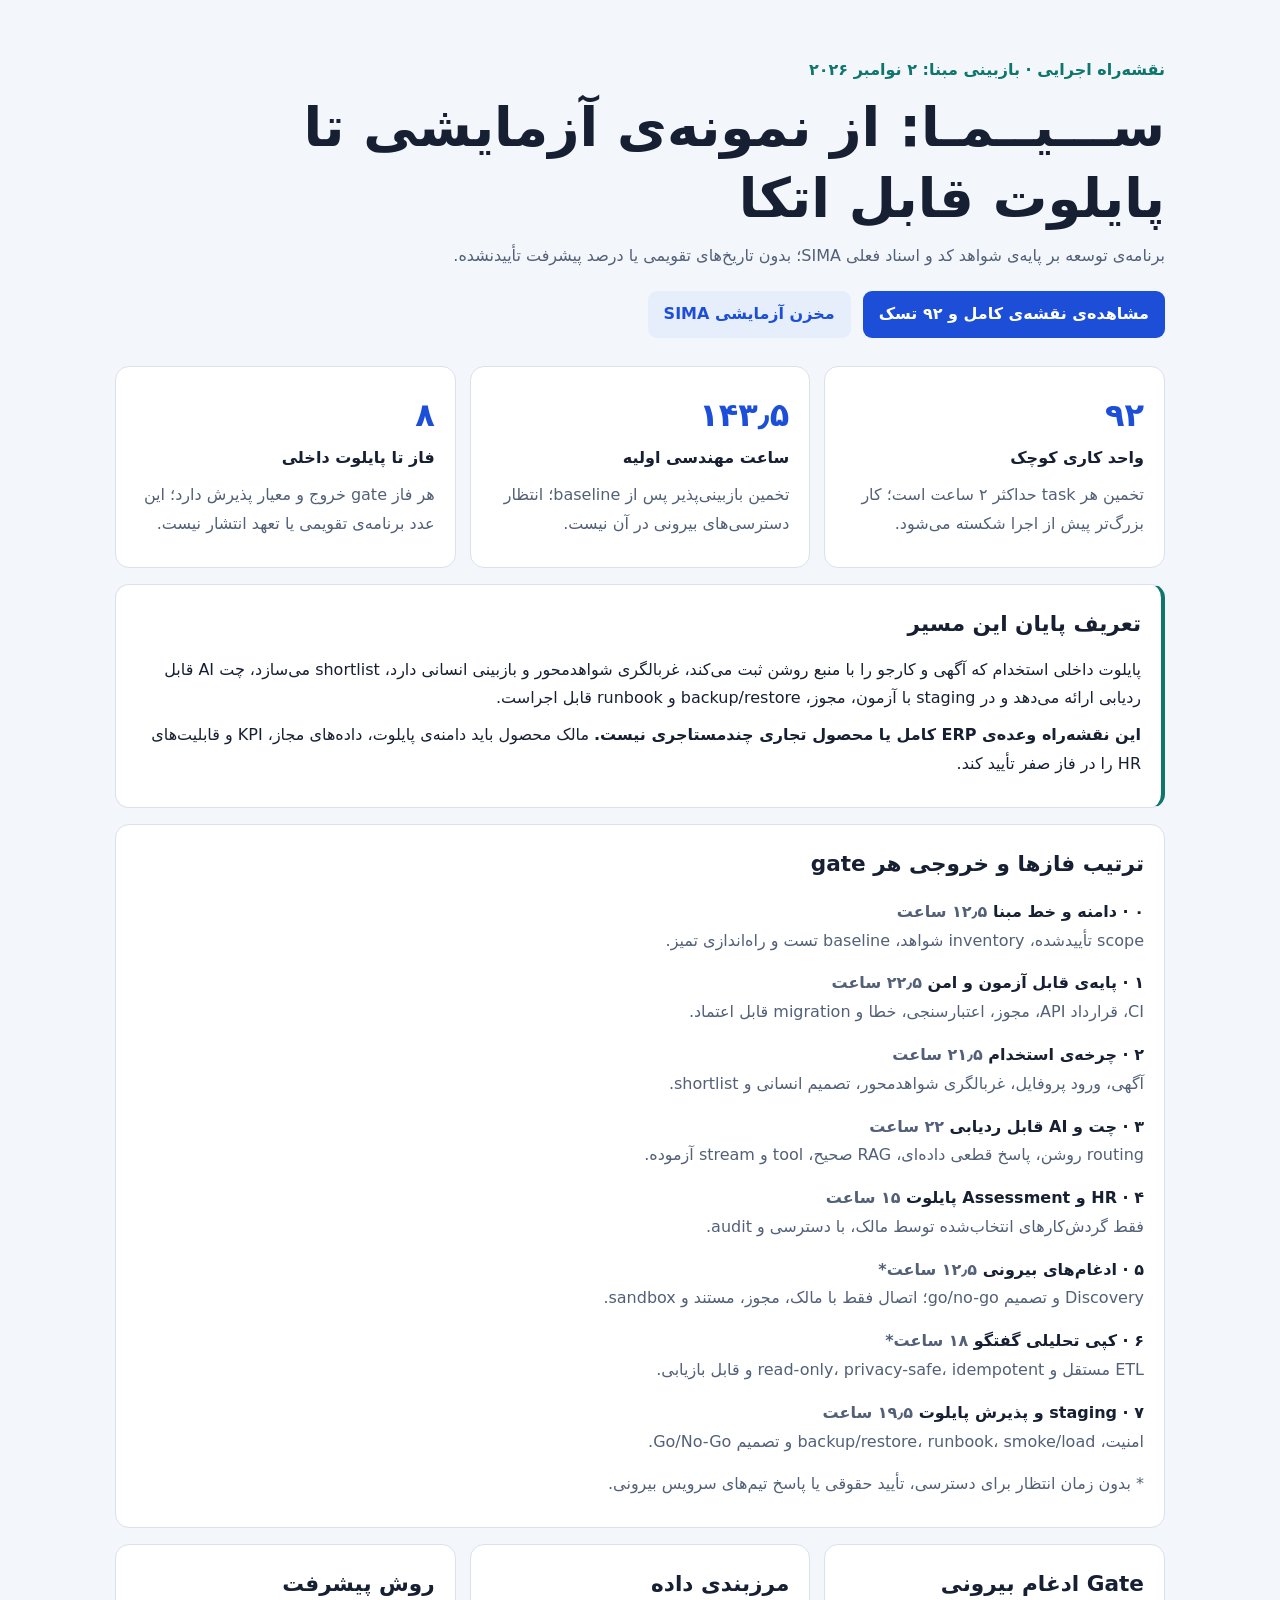
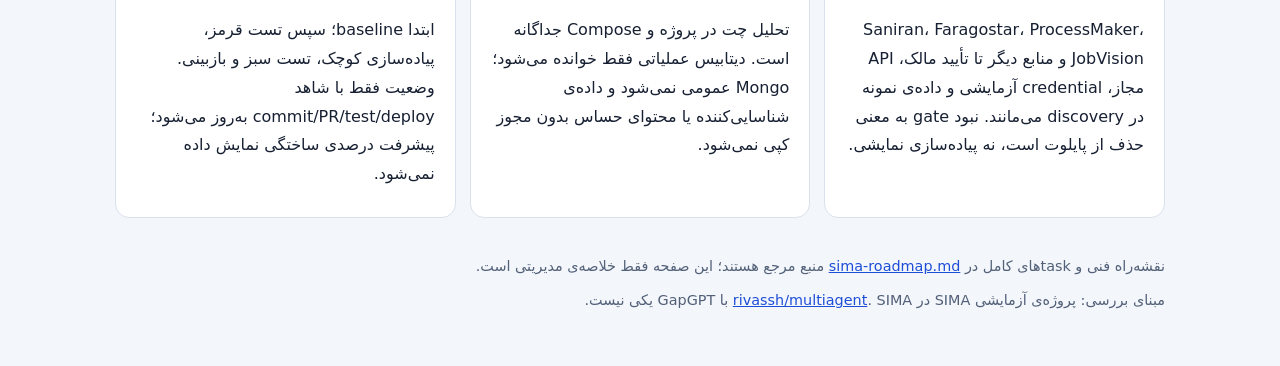
<file: research-report/roadmap.html>
<!DOCTYPE html>
<html lang="fa" dir="rtl">
<head>
    <meta charset="UTF-8">
    <meta name="viewport" content="width=device-width, initial-scale=1">
    <meta name="description" content="نقشه‌راه اجرایی SIMA از نمونه‌ی آزمایشی تا پایلوت قابل اتکا">
    <title>نقشه‌راه SIMA</title>
    <style>
        :root {
            color-scheme: light;
            --ink: #172033;
            --muted: #526078;
            --line: #d9e1ec;
            --surface: #fff;
            --canvas: #f3f6fb;
            --blue: #1d4ed8;
            --teal: #0f766e;
        }

        * { box-sizing: border-box; }
        body {
            margin: 0;
            background: var(--canvas);
            color: var(--ink);
            font: 16px/1.8 system-ui, -apple-system, "Segoe UI", sans-serif;
        }
        a { color: var(--blue); }
        .wrap { width: min(1050px, calc(100% - 32px)); margin: 0 auto; }
        header { padding: 48px 0 28px; }
        h1 { margin: 0; font-size: clamp(2rem, 5vw, 3.4rem); line-height: 1.3; }
        h2 { margin: 0 0 12px; font-size: 1.35rem; }
        p { margin: 8px 0; }
        .eyebrow { color: var(--teal); font-weight: 700; }
        .muted { color: var(--muted); }
        .grid { display: grid; grid-template-columns: repeat(auto-fit, minmax(230px, 1fr)); gap: 14px; }
        .card {
            padding: 20px;
            background: var(--surface);
            border: 1px solid var(--line);
            border-radius: 14px;
        }
        .metric { font-size: 2rem; font-weight: 800; color: var(--blue); }
        .phase { margin: 14px 0; }
        .phase strong { display: block; }
        .hours { color: var(--muted); white-space: nowrap; }
        .callout { border-right: 4px solid var(--teal); }
        .links { display: flex; flex-wrap: wrap; gap: 12px; margin-top: 20px; }
        .button {
            display: inline-block;
            padding: 9px 16px;
            border-radius: 9px;
            background: var(--blue);
            color: #fff;
            text-decoration: none;
            font-weight: 700;
        }
        .button.secondary { background: #e7eefb; color: var(--blue); }
        footer { padding: 28px 0 44px; color: var(--muted); font-size: .9rem; }
        @media (max-width: 600px) {
            header { padding-top: 30px; }
            .card { padding: 16px; }
        }
    </style>
</head>
<body>
<header class="wrap">
    <p class="eyebrow">نقشه‌راه اجرایی · بازبینی مبنا: ۲ نوامبر ۲۰۲۶</p>
    <h1>ســـیــمـا: از نمونه‌ی آزمایشی تا پایلوت قابل اتکا</h1>
    <p class="muted">برنامه‌ی توسعه بر پایه‌ی شواهد کد و اسناد فعلی SIMA؛ بدون تاریخ‌های تقویمی یا درصد پیشرفت تأییدنشده.</p>
    <div class="links">
        <a class="button" href="sima-roadmap.md">مشاهده‌ی نقشه‌ی کامل و ۹۲ تسک</a>
        <a class="button secondary" href="https://github.com/rivassh/multiagent">مخزن آزمایشی SIMA</a>
    </div>
</header>

<main class="wrap">
    <section class="grid" aria-label="خلاصه نقشه راه">
        <article class="card">
            <div class="metric">۹۲</div>
            <strong>واحد کاری کوچک</strong>
            <p class="muted">تخمین هر task حداکثر ۲ ساعت است؛ کار بزرگ‌تر پیش از اجرا شکسته می‌شود.</p>
        </article>
        <article class="card">
            <div class="metric">۱۴۳٫۵</div>
            <strong>ساعت مهندسی اولیه</strong>
            <p class="muted">تخمین بازبینی‌پذیر پس از baseline؛ انتظار دسترسی‌های بیرونی در آن نیست.</p>
        </article>
        <article class="card">
            <div class="metric">۸</div>
            <strong>فاز تا پایلوت داخلی</strong>
            <p class="muted">هر فاز gate خروج و معیار پذیرش دارد؛ این عدد برنامه‌ی تقویمی یا تعهد انتشار نیست.</p>
        </article>
    </section>

    <section class="card callout" style="margin-top:16px">
        <h2>تعریف پایان این مسیر</h2>
        <p>پایلوت داخلی استخدام که آگهی و کارجو را با منبع روشن ثبت می‌کند، غربالگری شواهدمحور و بازبینی انسانی دارد، shortlist می‌سازد، چت AI قابل ردیابی ارائه می‌دهد و در staging با آزمون، مجوز، backup/restore و runbook قابل اجراست.</p>
        <p><strong>این نقشه‌راه وعده‌ی ERP کامل یا محصول تجاری چندمستاجری نیست.</strong> مالک محصول باید دامنه‌ی پایلوت، داده‌های مجاز، KPI و قابلیت‌های HR را در فاز صفر تأیید کند.</p>
    </section>

    <section class="card" style="margin-top:16px">
        <h2>ترتیب فازها و خروجی هر gate</h2>
        <div class="phase"><strong>۰ · دامنه و خط مبنا <span class="hours">۱۲٫۵ ساعت</span></strong><span class="muted">scope تأییدشده، inventory شواهد، baseline تست و راه‌اندازی تمیز.</span></div>
        <div class="phase"><strong>۱ · پایه‌ی قابل آزمون و امن <span class="hours">۲۲٫۵ ساعت</span></strong><span class="muted">CI، قرارداد API، مجوز، اعتبارسنجی، خطا و migration قابل اعتماد.</span></div>
        <div class="phase"><strong>۲ · چرخه‌ی استخدام <span class="hours">۲۱٫۵ ساعت</span></strong><span class="muted">آگهی، ورود پروفایل، غربالگری شواهدمحور، تصمیم انسانی و shortlist.</span></div>
        <div class="phase"><strong>۳ · چت و AI قابل ردیابی <span class="hours">۲۲ ساعت</span></strong><span class="muted">routing روشن، پاسخ قطعی داده‌ای، RAG صحیح، tool و stream آزموده.</span></div>
        <div class="phase"><strong>۴ · HR و Assessment پایلوت <span class="hours">۱۵ ساعت</span></strong><span class="muted">فقط گردش‌کارهای انتخاب‌شده توسط مالک، با دسترسی و audit.</span></div>
        <div class="phase"><strong>۵ · ادغام‌های بیرونی <span class="hours">۱۲٫۵ ساعت*</span></strong><span class="muted">Discovery و تصمیم go/no-go؛ اتصال فقط با مالک، مجوز، مستند و sandbox.</span></div>
        <div class="phase"><strong>۶ · کپی تحلیلی گفتگو <span class="hours">۱۸ ساعت*</span></strong><span class="muted">ETL مستقل و read-only، privacy-safe، idempotent و قابل بازیابی.</span></div>
        <div class="phase"><strong>۷ · staging و پذیرش پایلوت <span class="hours">۱۹٫۵ ساعت</span></strong><span class="muted">امنیت، backup/restore، runbook، smoke/load و تصمیم Go/No-Go.</span></div>
        <p class="muted">* بدون زمان انتظار برای دسترسی، تأیید حقوقی یا پاسخ تیم‌های سرویس بیرونی.</p>
    </section>

    <section class="grid" style="margin-top:16px">
        <article class="card">
            <h2>Gate ادغام بیرونی</h2>
            <p>Saniran، Faragostar، ProcessMaker، JobVision و منابع دیگر تا تأیید مالک، API مجاز، credential آزمایشی و داده‌ی نمونه در discovery می‌مانند. نبود gate به معنی حذف از پایلوت است، نه پیاده‌سازی نمایشی.</p>
        </article>
        <article class="card">
            <h2>مرزبندی داده</h2>
            <p>تحلیل چت در پروژه و Compose جداگانه است. دیتابیس عملیاتی فقط خوانده می‌شود؛ Mongo عمومی نمی‌شود و داده‌ی شناسایی‌کننده یا محتوای حساس بدون مجوز کپی نمی‌شود.</p>
        </article>
        <article class="card">
            <h2>روش پیشرفت</h2>
            <p>ابتدا baseline؛ سپس تست قرمز، پیاده‌سازی کوچک، تست سبز و بازبینی. وضعیت فقط با شاهد commit/PR/test/deploy به‌روز می‌شود؛ پیشرفت درصدی ساختگی نمایش داده نمی‌شود.</p>
        </article>
    </section>

    <footer>
        <p>نقشه‌راه فنی و taskهای کامل در <a href="sima-roadmap.md">sima-roadmap.md</a> منبع مرجع هستند؛ این صفحه فقط خلاصه‌ی مدیریتی است.</p>
        <p>مبنای بررسی: پروژه‌ی آزمایشی SIMA در <a href="https://github.com/rivassh/multiagent">rivassh/multiagent</a>. SIMA با GapGPT یکی نیست.</p>
    </footer>
</main>
</body>
</html>
</file>
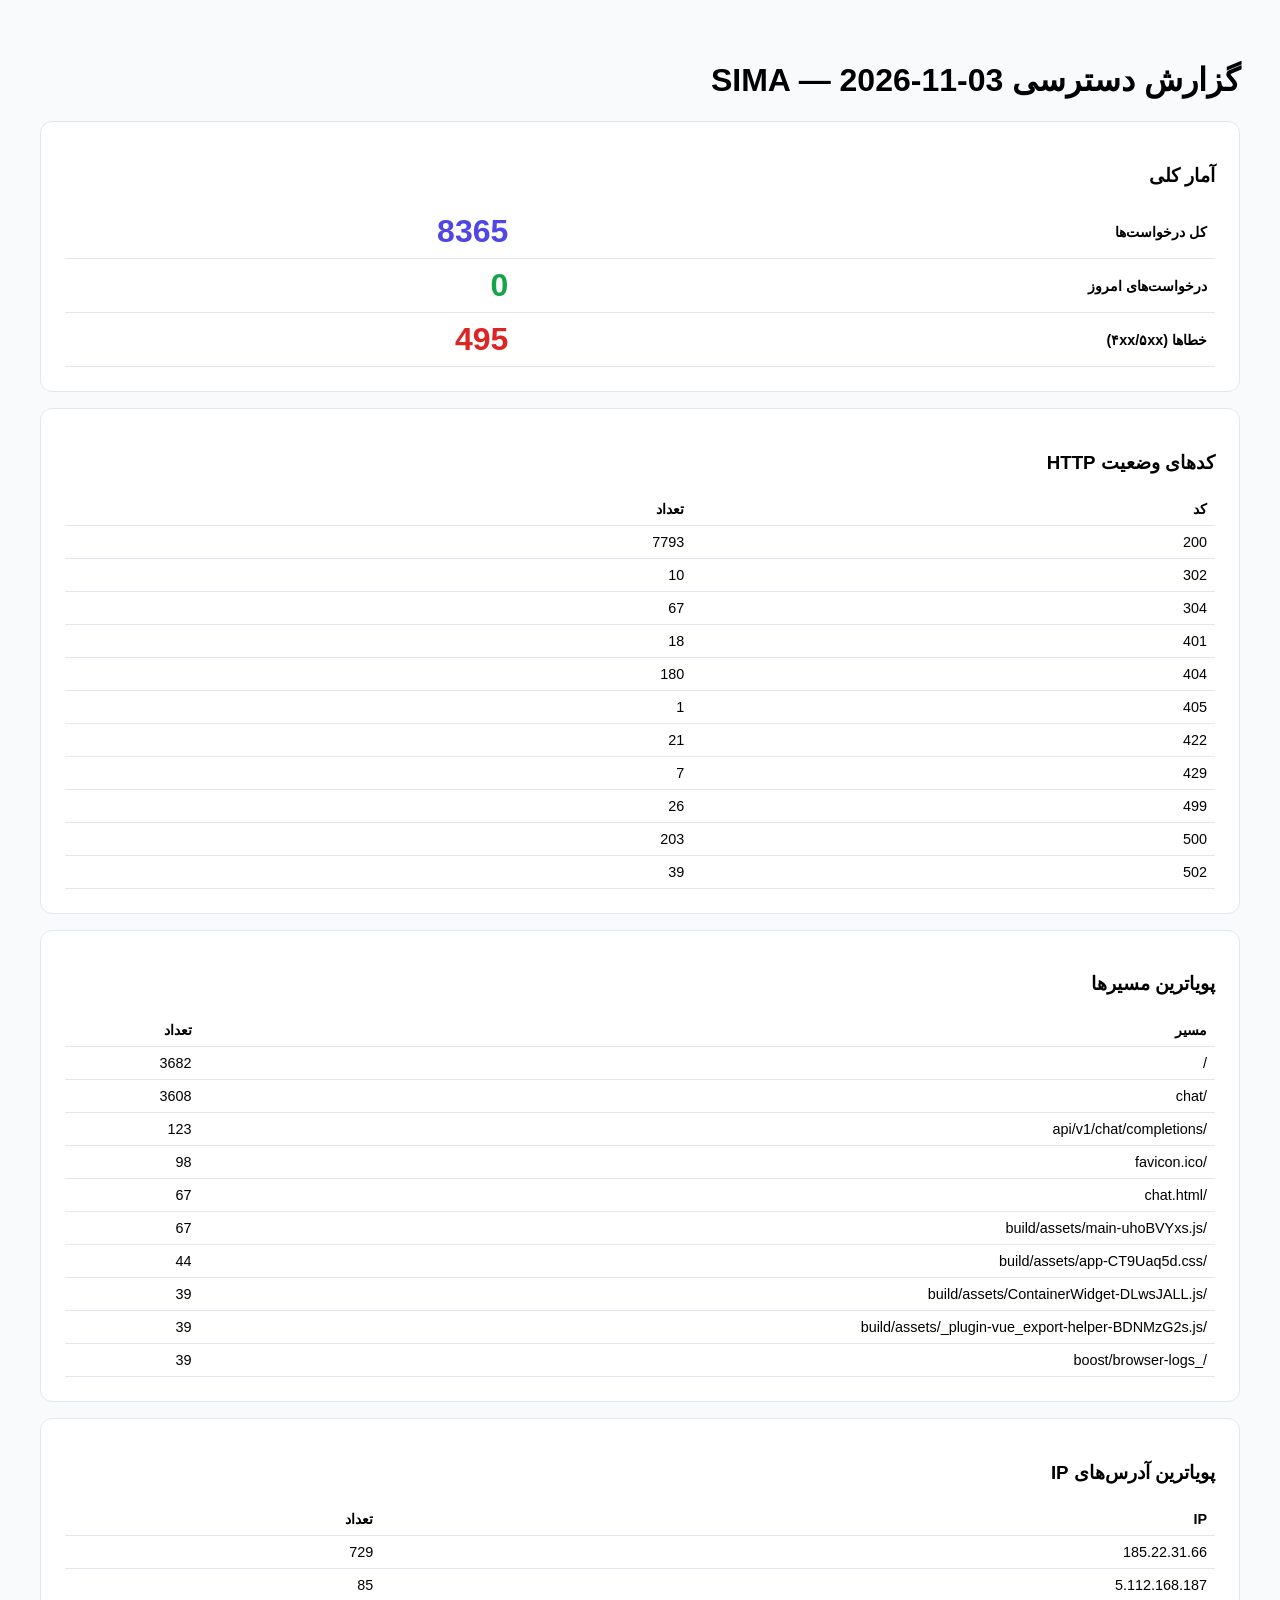
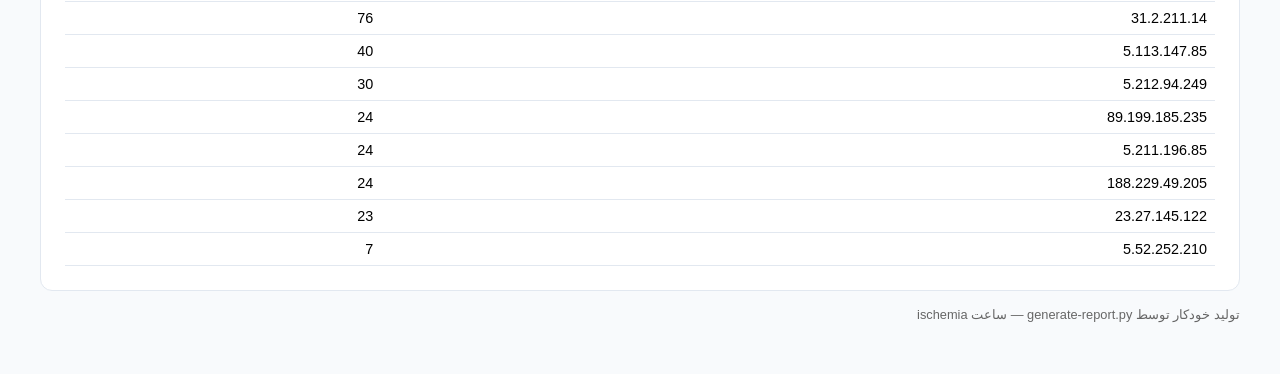
<file: research-report/sima-access.html>
<!DOCTYPE html>
<html lang="fa" dir="rtl">
<head>
<meta charset="UTF-8">
<title>گزارش دسترسی SIMA</title>
<link rel="stylesheet" href="../assets/vazirmatn.css">
<style>
  body { font-family: 'Vazirmatn', Tahoma, sans-serif; background: #f8fafc; padding: 2rem; }
  .card { background: white; border: 1px solid #e2e8f0; border-radius: .75rem; padding: 1.5rem; margin-bottom: 1rem; }
  .stat { font-size: 2rem; font-weight: 800; }
  .red { color: #dc2626; } .green { color: #16a34a; } .amber { color: #d97706; } .blue { color: #4f46e5; }
  table { width: 100%; border-collapse: collapse; font-size: .9rem; }
  th, td { text-align: right; padding: .5rem; border-bottom: 1px solid #e2e8f0; }
</style>
</head>
<body>
<h1>گزارش دسترسی SIMA — 2026-11-03</h1>

<div class="card">
  <h3>آمار کلی</h3>
  <table>
    <tr><th>کل درخواست‌ها</th><td class="stat blue">8365</td></tr>
    <tr><th>درخواست‌های امروز</th><td class="stat green">0</td></tr>
    <tr><th>خطاها (۴xx/۵xx)</th><td class="stat red">495</td></tr>
  </table>
</div>

<div class="card">
  <h3>کدهای وضعیت HTTP</h3>
  <table>
    <tr><th>کد</th><th>تعداد</th></tr>
    <tr><td>200</td><td>7793</td></tr>
<tr><td>302</td><td>10</td></tr>
<tr><td>304</td><td>67</td></tr>
<tr><td>401</td><td>18</td></tr>
<tr><td>404</td><td>180</td></tr>
<tr><td>405</td><td>1</td></tr>
<tr><td>422</td><td>21</td></tr>
<tr><td>429</td><td>7</td></tr>
<tr><td>499</td><td>26</td></tr>
<tr><td>500</td><td>203</td></tr>
<tr><td>502</td><td>39</td></tr>
  </table>
</div>

<div class="card">
  <h3>پویا‌ترین مسیرها</h3>
  <table>
    <tr><th>مسیر</th><th>تعداد</th></tr>
    <tr><td>/</td><td>3682</td></tr>
<tr><td>/chat</td><td>3608</td></tr>
<tr><td>/api/v1/chat/completions</td><td>123</td></tr>
<tr><td>/favicon.ico</td><td>98</td></tr>
<tr><td>/chat.html</td><td>67</td></tr>
<tr><td>/build/assets/main-uhoBVYxs.js</td><td>67</td></tr>
<tr><td>/build/assets/app-CT9Uaq5d.css</td><td>44</td></tr>
<tr><td>/build/assets/ContainerWidget-DLwsJALL.js</td><td>39</td></tr>
<tr><td>/build/assets/_plugin-vue_export-helper-BDNMzG2s.js</td><td>39</td></tr>
<tr><td>/_boost/browser-logs</td><td>39</td></tr>
  </table>
</div>

<div class="card">
  <h3>پویا‌ترین آدرس‌های IP</h3>
  <table>
    <tr><th>IP</th><th>تعداد</th></tr>
    <tr><td>185.22.31.66</td><td>729</td></tr>
<tr><td>5.112.168.187</td><td>85</td></tr>
<tr><td>31.2.211.14</td><td>76</td></tr>
<tr><td>5.113.147.85</td><td>40</td></tr>
<tr><td>5.212.94.249</td><td>30</td></tr>
<tr><td>89.199.185.235</td><td>24</td></tr>
<tr><td>5.211.196.85</td><td>24</td></tr>
<tr><td>188.229.49.205</td><td>24</td></tr>
<tr><td>23.27.145.122</td><td>23</td></tr>
<tr><td>5.52.252.210</td><td>7</td></tr>
  </table>
</div>

<p style="color:#666;font-size:.8rem">تولید خودکار توسط generate-report.py — ساعت ischemia</p>
</body>
</html>
</file>
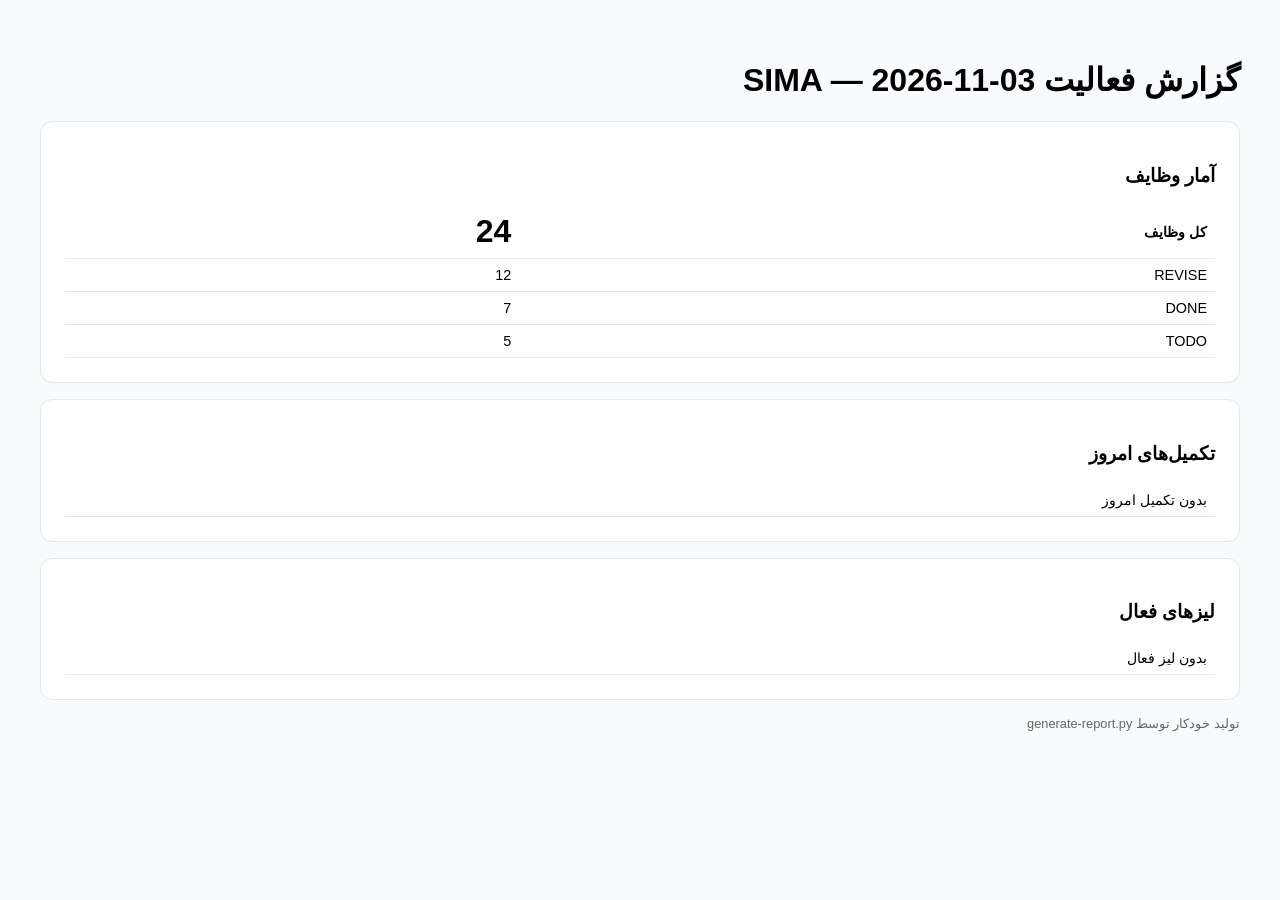
<file: research-report/sima-activity.html>
<!DOCTYPE html>
<html lang="fa" dir="rtl">
<head>
<meta charset="UTF-8">
<title>گزارش فعالیت SIMA</title>
<link rel="stylesheet" href="../assets/vazirmatn.css">
<style>
  body { font-family: 'Vazirmatn', Tahoma, sans-serif; background: #f8fafc; padding: 2rem; }
  .card { background: white; border: 1px solid #e2e8f0; border-radius: .75rem; padding: 1.5rem; margin-bottom: 1rem; }
  .stat { font-size: 2rem; font-weight: 800; }
  .green { color: #16a34a; } .red { color: #dc2626; } .amber { color: #d97706; }
  table { width: 100%; border-collapse: collapse; font-size: .9rem; }
  th, td { text-align: right; padding: .5rem; border-bottom: 1px solid #e2e8f0; }
</style>
</head>
<body>
<h1>گزارش فعالیت SIMA — 2026-11-03</h1>

<div class="card">
  <h3>آمار وظایف</h3>
  <table>
    <tr><th>کل وظایف</th><td class="stat blue">24</td></tr>
    <tr><td>REVISE</td><td>12</td></tr>
<tr><td>DONE</td><td>7</td></tr>
<tr><td>TODO</td><td>5</td></tr>
  </table>
</div>

<div class="card">
  <h3>تکمیل‌های امروز</h3>
  <table>
    <tr><td colspan=3>بدون تکمیل امروز</td></tr>
  </table>
</div>

<div class="card">
  <h3>لیزهای فعال</h3>
  <table>
    <tr><td colspan=2>بدون لیز فعال</td></tr>
  </table>
</div>

<p style="color:#666;font-size:.8rem">تولید خودکار توسط generate-report.py</p>
</body>
</html>
</file>
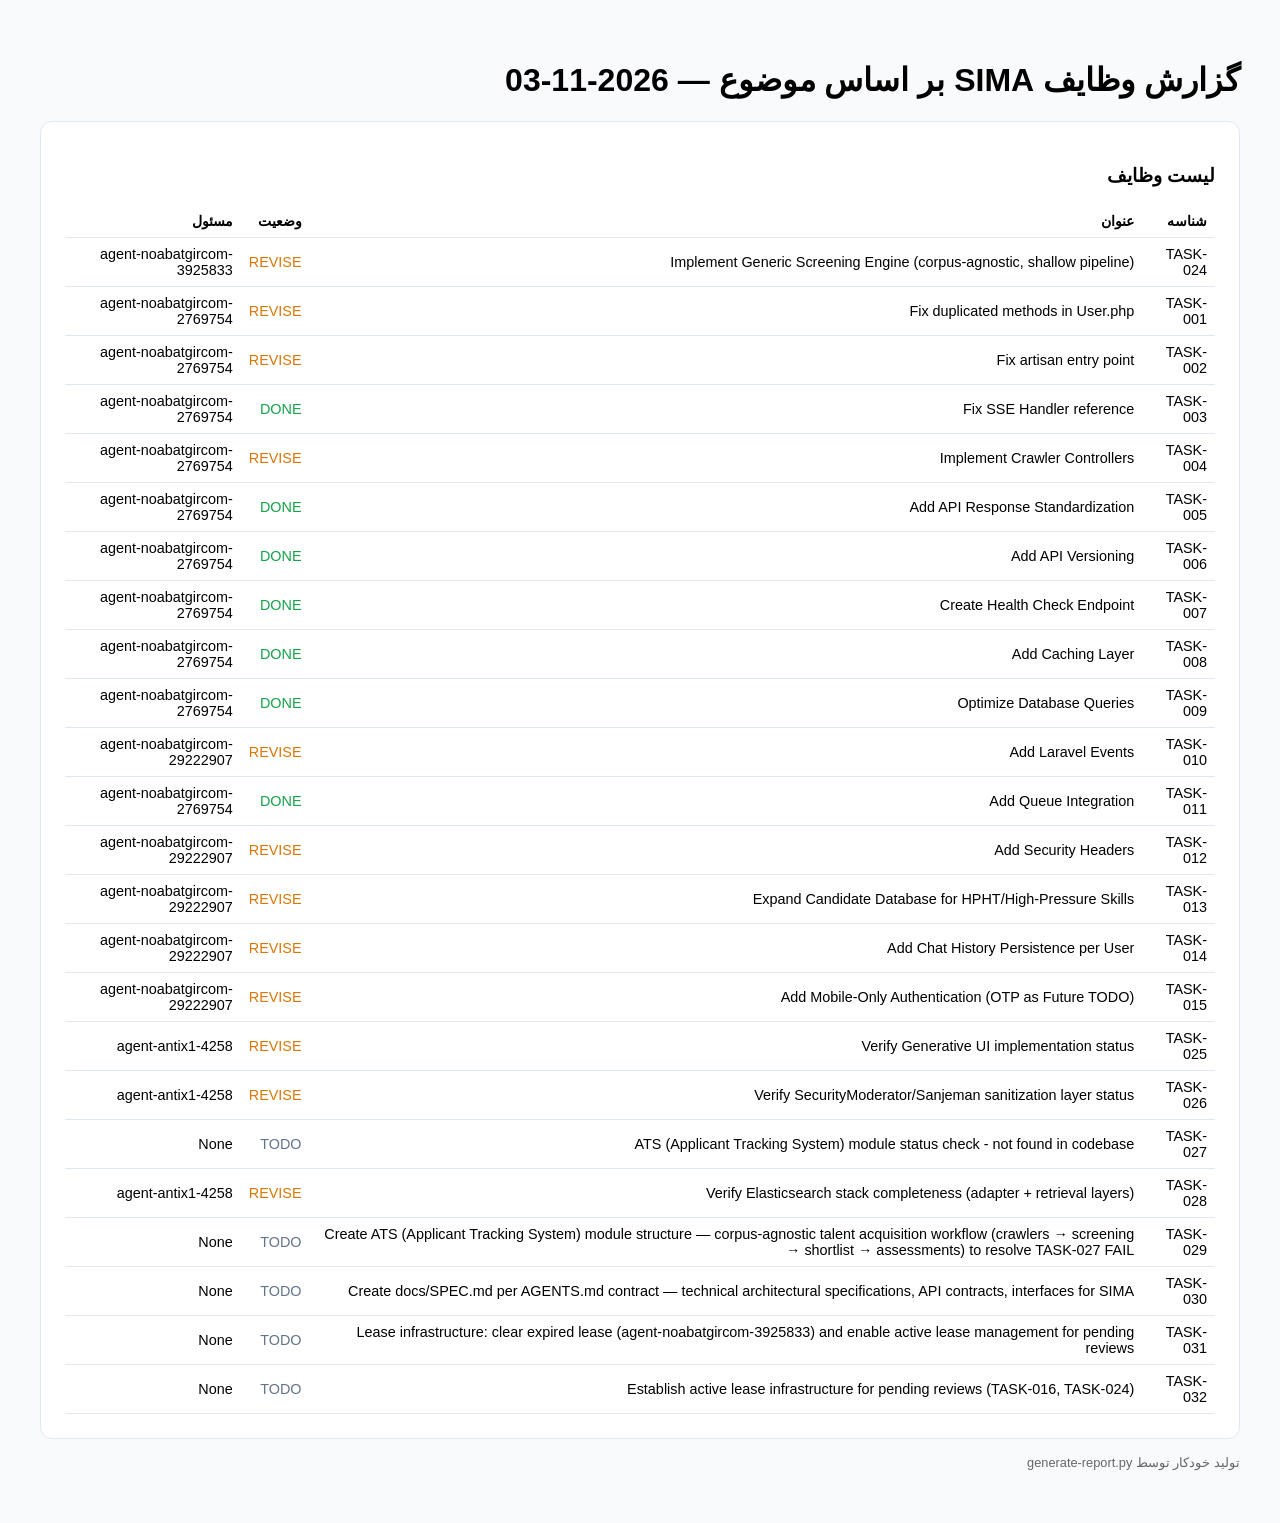
<file: research-report/sima-tasks.html>
<!DOCTYPE html>
<html lang="fa" dir="rtl">
<head>
<meta charset="UTF-8">
<title>گزارش وظایف SIMA</title>
<link rel="stylesheet" href="../assets/vazirmatn.css">
<style>
  body { font-family: 'Vazirmatn', Tahoma, sans-serif; background: #f8fafc; padding: 2rem; }
  .card { background: white; border: 1px solid #e2e8f0; border-radius: .75rem; padding: 1.5rem; margin-bottom: 1rem; }
  table { width: 100%; border-collapse: collapse; font-size: .9rem; }
  th, td { text-align: right; padding: .5rem; border-bottom: 1px solid #e2e8f0; }
  .done { color: #16a34a; } .revise { color: #d97706; } .todo { color: #64748b; }
</style>
</head>
<body>
<h1>گزارش وظایف SIMA بر اساس موضوع — 2026-11-03</h1>

<div class="card">
  <h3>لیست وظایف</h3>
  <table>
    <tr><th>شناسه</th><th>عنوان</th><th>وضعیت</th><th>مسئول</th></tr>
    <tr><td>TASK-024</td><td>Implement Generic Screening Engine (corpus-agnostic, shallow pipeline)</td><td class='revise'>REVISE</td><td>agent-noabatgircom-3925833</td></tr><tr><td>TASK-001</td><td>Fix duplicated methods in User.php</td><td class='revise'>REVISE</td><td>agent-noabatgircom-2769754</td></tr><tr><td>TASK-002</td><td>Fix artisan entry point</td><td class='revise'>REVISE</td><td>agent-noabatgircom-2769754</td></tr><tr><td>TASK-003</td><td>Fix SSE Handler reference</td><td class='done'>DONE</td><td>agent-noabatgircom-2769754</td></tr><tr><td>TASK-004</td><td>Implement Crawler Controllers</td><td class='revise'>REVISE</td><td>agent-noabatgircom-2769754</td></tr><tr><td>TASK-005</td><td>Add API Response Standardization</td><td class='done'>DONE</td><td>agent-noabatgircom-2769754</td></tr><tr><td>TASK-006</td><td>Add API Versioning</td><td class='done'>DONE</td><td>agent-noabatgircom-2769754</td></tr><tr><td>TASK-007</td><td>Create Health Check Endpoint</td><td class='done'>DONE</td><td>agent-noabatgircom-2769754</td></tr><tr><td>TASK-008</td><td>Add Caching Layer</td><td class='done'>DONE</td><td>agent-noabatgircom-2769754</td></tr><tr><td>TASK-009</td><td>Optimize Database Queries</td><td class='done'>DONE</td><td>agent-noabatgircom-2769754</td></tr><tr><td>TASK-010</td><td>Add Laravel Events</td><td class='revise'>REVISE</td><td>agent-noabatgircom-29222907</td></tr><tr><td>TASK-011</td><td>Add Queue Integration</td><td class='done'>DONE</td><td>agent-noabatgircom-2769754</td></tr><tr><td>TASK-012</td><td>Add Security Headers</td><td class='revise'>REVISE</td><td>agent-noabatgircom-29222907</td></tr><tr><td>TASK-013</td><td>Expand Candidate Database for HPHT/High-Pressure Skills</td><td class='revise'>REVISE</td><td>agent-noabatgircom-29222907</td></tr><tr><td>TASK-014</td><td>Add Chat History Persistence per User</td><td class='revise'>REVISE</td><td>agent-noabatgircom-29222907</td></tr><tr><td>TASK-015</td><td>Add Mobile-Only Authentication (OTP as Future TODO)</td><td class='revise'>REVISE</td><td>agent-noabatgircom-29222907</td></tr><tr><td>TASK-025</td><td>Verify Generative UI implementation status</td><td class='revise'>REVISE</td><td>agent-antix1-4258</td></tr><tr><td>TASK-026</td><td>Verify SecurityModerator/Sanjeman sanitization layer status</td><td class='revise'>REVISE</td><td>agent-antix1-4258</td></tr><tr><td>TASK-027</td><td>ATS (Applicant Tracking System) module status check - not found in codebase</td><td class='todo'>TODO</td><td>None</td></tr><tr><td>TASK-028</td><td>Verify Elasticsearch stack completeness (adapter + retrieval layers)</td><td class='revise'>REVISE</td><td>agent-antix1-4258</td></tr><tr><td>TASK-029</td><td>Create ATS (Applicant Tracking System) module structure — corpus-agnostic talent acquisition workflow (crawlers → screening → shortlist → assessments) to resolve TASK-027 FAIL</td><td class='todo'>TODO</td><td>None</td></tr><tr><td>TASK-030</td><td>Create docs/SPEC.md per AGENTS.md contract — technical architectural specifications, API contracts, interfaces for SIMA</td><td class='todo'>TODO</td><td>None</td></tr><tr><td>TASK-031</td><td>Lease infrastructure: clear expired lease (agent-noabatgircom-3925833) and enable active lease management for pending reviews</td><td class='todo'>TODO</td><td>None</td></tr><tr><td>TASK-032</td><td>Establish active lease infrastructure for pending reviews (TASK-016, TASK-024)</td><td class='todo'>TODO</td><td>None</td></tr>
  </table>
</div>

<p style="color:#666;font-size:.8rem">تولید خودکار توسط generate-report.py</p>
</body>
</html>
</file>
<file: assets/vazirmatn.css>
/* Vazirmatn font-family declared; woff2 files not deployed — falls back to system font */
@font-face {
  font-family: 'Vazirmatn';
  src: local('Vazirmatn'), local('Tahoma'), sans-serif;
  font-weight: normal;
  font-style: normal;
}
</file>
<file: research-report/assets/reveal.css>
/*!
* reveal.js 4.5.0
* https://revealjs.com
* MIT licensed
*
* Copyright (C) 2011-2023 Hakim El Hattab, https://hakim.se
*/
.reveal .r-stretch,.reveal .stretch{max-width:none;max-height:none}.reveal pre.r-stretch code,.reveal pre.stretch code{height:100%;max-height:100%;box-sizing:border-box}.reveal .r-fit-text{display:inline-block;white-space:nowrap}.reveal .r-stack{display:grid}.reveal .r-stack>*{grid-area:1/1;margin:auto}.reveal .r-hstack,.reveal .r-vstack{display:flex}.reveal .r-hstack img,.reveal .r-hstack video,.reveal .r-vstack img,.reveal .r-vstack video{min-width:0;min-height:0;object-fit:contain}.reveal .r-vstack{flex-direction:column;align-items:center;justify-content:center}.reveal .r-hstack{flex-direction:row;align-items:center;justify-content:center}.reveal .items-stretch{align-items:stretch}.reveal .items-start{align-items:flex-start}.reveal .items-center{align-items:center}.reveal .items-end{align-items:flex-end}.reveal .justify-between{justify-content:space-between}.reveal .justify-around{justify-content:space-around}.reveal .justify-start{justify-content:flex-start}.reveal .justify-center{justify-content:center}.reveal .justify-end{justify-content:flex-end}html.reveal-full-page{width:100%;height:100%;height:100vh;height:calc(var(--vh,1vh) * 100);overflow:hidden}.reveal-viewport{height:100%;overflow:hidden;position:relative;line-height:1;margin:0;background-color:#fff;color:#000}.reveal-viewport:fullscreen{top:0!important;left:0!important;width:100%!important;height:100%!important;transform:none!important}.reveal .fragment{transition:all .2s ease}.reveal .fragment:not(.custom){opacity:0;visibility:hidden;will-change:opacity}.reveal .fragment.visible{opacity:1;visibility:inherit}.reveal .fragment.disabled{transition:none}.reveal .fragment.grow{opacity:1;visibility:inherit}.reveal .fragment.grow.visible{transform:scale(1.3)}.reveal .fragment.shrink{opacity:1;visibility:inherit}.reveal .fragment.shrink.visible{transform:scale(.7)}.reveal .fragment.zoom-in{transform:scale(.1)}.reveal .fragment.zoom-in.visible{transform:none}.reveal .fragment.fade-out{opacity:1;visibility:inherit}.reveal .fragment.fade-out.visible{opacity:0;visibility:hidden}.reveal .fragment.semi-fade-out{opacity:1;visibility:inherit}.reveal .fragment.semi-fade-out.visible{opacity:.5;visibility:inherit}.reveal .fragment.strike{opacity:1;visibility:inherit}.reveal .fragment.strike.visible{text-decoration:line-through}.reveal .fragment.fade-up{transform:translate(0,40px)}.reveal .fragment.fade-up.visible{transform:translate(0,0)}.reveal .fragment.fade-down{transform:translate(0,-40px)}.reveal .fragment.fade-down.visible{transform:translate(0,0)}.reveal .fragment.fade-right{transform:translate(-40px,0)}.reveal .fragment.fade-right.visible{transform:translate(0,0)}.reveal .fragment.fade-left{transform:translate(40px,0)}.reveal .fragment.fade-left.visible{transform:translate(0,0)}.reveal .fragment.current-visible,.reveal .fragment.fade-in-then-out{opacity:0;visibility:hidden}.reveal .fragment.current-visible.current-fragment,.reveal .fragment.fade-in-then-out.current-fragment{opacity:1;visibility:inherit}.reveal .fragment.fade-in-then-semi-out{opacity:0;visibility:hidden}.reveal .fragment.fade-in-then-semi-out.visible{opacity:.5;visibility:inherit}.reveal .fragment.fade-in-then-semi-out.current-fragment{opacity:1;visibility:inherit}.reveal .fragment.highlight-blue,.reveal .fragment.highlight-current-blue,.reveal .fragment.highlight-current-green,.reveal .fragment.highlight-current-red,.reveal .fragment.highlight-green,.reveal .fragment.highlight-red{opacity:1;visibility:inherit}.reveal .fragment.highlight-red.visible{color:#ff2c2d}.reveal .fragment.highlight-green.visible{color:#17ff2e}.reveal .fragment.highlight-blue.visible{color:#1b91ff}.reveal .fragment.highlight-current-red.current-fragment{color:#ff2c2d}.reveal .fragment.highlight-current-green.current-fragment{color:#17ff2e}.reveal .fragment.highlight-current-blue.current-fragment{color:#1b91ff}.reveal:after{content:"";font-style:italic}.reveal iframe{z-index:1}.reveal a{position:relative}@keyframes bounce-right{0%,10%,25%,40%,50%{transform:translateX(0)}20%{transform:translateX(10px)}30%{transform:translateX(-5px)}}@keyframes bounce-left{0%,10%,25%,40%,50%{transform:translateX(0)}20%{transform:translateX(-10px)}30%{transform:translateX(5px)}}@keyframes bounce-down{0%,10%,25%,40%,50%{transform:translateY(0)}20%{transform:translateY(10px)}30%{transform:translateY(-5px)}}.reveal .controls{display:none;position:absolute;top:auto;bottom:12px;right:12px;left:auto;z-index:11;color:#000;pointer-events:none;font-size:10px}.reveal .controls button{position:absolute;padding:0;background-color:transparent;border:0;outline:0;cursor:pointer;color:currentColor;transform:scale(.9999);transition:color .2s ease,opacity .2s ease,transform .2s ease;z-index:2;pointer-events:auto;font-size:inherit;visibility:hidden;opacity:0;-webkit-appearance:none;-webkit-tap-highlight-color:transparent}.reveal .controls .controls-arrow:after,.reveal .controls .controls-arrow:before{content:"";position:absolute;top:0;left:0;width:2.6em;height:.5em;border-radius:.25em;background-color:currentColor;transition:all .15s ease,background-color .8s ease;transform-origin:.2em 50%;will-change:transform}.reveal .controls .controls-arrow{position:relative;width:3.6em;height:3.6em}.reveal .controls .controls-arrow:before{transform:translateX(.5em) translateY(1.55em) rotate(45deg)}.reveal .controls .controls-arrow:after{transform:translateX(.5em) translateY(1.55em) rotate(-45deg)}.reveal .controls .controls-arrow:hover:before{transform:translateX(.5em) translateY(1.55em) rotate(40deg)}.reveal .controls .controls-arrow:hover:after{transform:translateX(.5em) translateY(1.55em) rotate(-40deg)}.reveal .controls .controls-arrow:active:before{transform:translateX(.5em) translateY(1.55em) rotate(36deg)}.reveal .controls .controls-arrow:active:after{transform:translateX(.5em) translateY(1.55em) rotate(-36deg)}.reveal .controls .navigate-left{right:6.4em;bottom:3.2em;transform:translateX(-10px)}.reveal .controls .navigate-left.highlight{animation:bounce-left 2s 50 both ease-out}.reveal .controls .navigate-right{right:0;bottom:3.2em;transform:translateX(10px)}.reveal .controls .navigate-right .controls-arrow{transform:rotate(180deg)}.reveal .controls .navigate-right.highlight{animation:bounce-right 2s 50 both ease-out}.reveal .controls .navigate-up{right:3.2em;bottom:6.4em;transform:translateY(-10px)}.reveal .controls .navigate-up .controls-arrow{transform:rotate(90deg)}.reveal .controls .navigate-down{right:3.2em;bottom:-1.4em;padding-bottom:1.4em;transform:translateY(10px)}.reveal .controls .navigate-down .controls-arrow{transform:rotate(-90deg)}.reveal .controls .navigate-down.highlight{animation:bounce-down 2s 50 both ease-out}.reveal .controls[data-controls-back-arrows=faded] .navigate-up.enabled{opacity:.3}.reveal .controls[data-controls-back-arrows=faded] .navigate-up.enabled:hover{opacity:1}.reveal .controls[data-controls-back-arrows=hidden] .navigate-up.enabled{opacity:0;visibility:hidden}.reveal .controls .enabled{visibility:visible;opacity:.9;cursor:pointer;transform:none}.reveal .controls .enabled.fragmented{opacity:.5}.reveal .controls .enabled.fragmented:hover,.reveal .controls .enabled:hover{opacity:1}.reveal:not(.rtl) .controls[data-controls-back-arrows=faded] .navigate-left.enabled{opacity:.3}.reveal:not(.rtl) .controls[data-controls-back-arrows=faded] .navigate-left.enabled:hover{opacity:1}.reveal:not(.rtl) .controls[data-controls-back-arrows=hidden] .navigate-left.enabled{opacity:0;visibility:hidden}.reveal.rtl .controls[data-controls-back-arrows=faded] .navigate-right.enabled{opacity:.3}.reveal.rtl .controls[data-controls-back-arrows=faded] .navigate-right.enabled:hover{opacity:1}.reveal.rtl .controls[data-controls-back-arrows=hidden] .navigate-right.enabled{opacity:0;visibility:hidden}.reveal[data-navigation-mode=linear].has-horizontal-slides .navigate-down,.reveal[data-navigation-mode=linear].has-horizontal-slides .navigate-up{display:none}.reveal:not(.has-vertical-slides) .controls .navigate-left,.reveal[data-navigation-mode=linear].has-horizontal-slides .navigate-left{bottom:1.4em;right:5.5em}.reveal:not(.has-vertical-slides) .controls .navigate-right,.reveal[data-navigation-mode=linear].has-horizontal-slides .navigate-right{bottom:1.4em;right:.5em}.reveal:not(.has-horizontal-slides) .controls .navigate-up{right:1.4em;bottom:5em}.reveal:not(.has-horizontal-slides) .controls .navigate-down{right:1.4em;bottom:.5em}.reveal.has-dark-background .controls{color:#fff}.reveal.has-light-background .controls{color:#000}.reveal.no-hover .controls .controls-arrow:active:before,.reveal.no-hover .controls .controls-arrow:hover:before{transform:translateX(.5em) translateY(1.55em) rotate(45deg)}.reveal.no-hover .controls .controls-arrow:active:after,.reveal.no-hover .controls .controls-arrow:hover:after{transform:translateX(.5em) translateY(1.55em) rotate(-45deg)}@media screen and (min-width:500px){.reveal .controls[data-controls-layout=edges]{top:0;right:0;bottom:0;left:0}.reveal .controls[data-controls-layout=edges] .navigate-down,.reveal .controls[data-controls-layout=edges] .navigate-left,.reveal .controls[data-controls-layout=edges] .navigate-right,.reveal .controls[data-controls-layout=edges] .navigate-up{bottom:auto;right:auto}.reveal .controls[data-controls-layout=edges] .navigate-left{top:50%;left:.8em;margin-top:-1.8em}.reveal .controls[data-controls-layout=edges] .navigate-right{top:50%;right:.8em;margin-top:-1.8em}.reveal .controls[data-controls-layout=edges] .navigate-up{top:.8em;left:50%;margin-left:-1.8em}.reveal .controls[data-controls-layout=edges] .navigate-down{bottom:-.3em;left:50%;margin-left:-1.8em}}.reveal .progress{position:absolute;display:none;height:3px;width:100%;bottom:0;left:0;z-index:10;background-color:rgba(0,0,0,.2);color:#fff}.reveal .progress:after{content:"";display:block;position:absolute;height:10px;width:100%;top:-10px}.reveal .progress span{display:block;height:100%;width:100%;background-color:currentColor;transition:transform .8s cubic-bezier(.26,.86,.44,.985);transform-origin:0 0;transform:scaleX(0)}.reveal .slide-number{position:absolute;display:block;right:8px;bottom:8px;z-index:31;font-family:Helvetica,sans-serif;font-size:12px;line-height:1;color:#fff;background-color:rgba(0,0,0,.4);padding:5px}.reveal .slide-number a{color:currentColor}.reveal .slide-number-delimiter{margin:0 3px}.reveal{position:relative;width:100%;height:100%;overflow:hidden;touch-action:pinch-zoom}.reveal.embedded{touch-action:pan-y}.reveal .slides{position:absolute;width:100%;height:100%;top:0;right:0;bottom:0;left:0;margin:auto;pointer-events:none;overflow:visible;z-index:1;text-align:center;perspective:600px;perspective-origin:50% 40%}.reveal .slides>section{perspective:600px}.reveal .slides>section,.reveal .slides>section>section{display:none;position:absolute;width:100%;pointer-events:auto;z-index:10;transform-style:flat;transition:transform-origin .8s cubic-bezier(.26,.86,.44,.985),transform .8s cubic-bezier(.26,.86,.44,.985),visibility .8s cubic-bezier(.26,.86,.44,.985),opacity .8s cubic-bezier(.26,.86,.44,.985)}.reveal[data-transition-speed=fast] .slides section{transition-duration:.4s}.reveal[data-transition-speed=slow] .slides section{transition-duration:1.2s}.reveal .slides section[data-transition-speed=fast]{transition-duration:.4s}.reveal .slides section[data-transition-speed=slow]{transition-duration:1.2s}.reveal .slides>section.stack{padding-top:0;padding-bottom:0;pointer-events:none;height:100%}.reveal .slides>section.present,.reveal .slides>section>section.present{display:block;z-index:11;opacity:1}.reveal .slides>section:empty,.reveal .slides>section>section:empty,.reveal .slides>section>section[data-background-interactive],.reveal .slides>section[data-background-interactive]{pointer-events:none}.reveal.center,.reveal.center .slides,.reveal.center .slides section{min-height:0!important}.reveal .slides>section:not(.present),.reveal .slides>section>section:not(.present){pointer-events:none}.reveal.overview .slides>section,.reveal.overview .slides>section>section{pointer-events:auto}.reveal .slides>section.future,.reveal .slides>section.future>section,.reveal .slides>section.past,.reveal .slides>section.past>section,.reveal .slides>section>section.future,.reveal .slides>section>section.past{opacity:0}.reveal .slides>section[data-transition=slide].past,.reveal .slides>section[data-transition~=slide-out].past,.reveal.slide .slides>section:not([data-transition]).past{transform:translate(-150%,0)}.reveal .slides>section[data-transition=slide].future,.reveal .slides>section[data-transition~=slide-in].future,.reveal.slide .slides>section:not([data-transition]).future{transform:translate(150%,0)}.reveal .slides>section>section[data-transition=slide].past,.reveal .slides>section>section[data-transition~=slide-out].past,.reveal.slide .slides>section>section:not([data-transition]).past{transform:translate(0,-150%)}.reveal .slides>section>section[data-transition=slide].future,.reveal .slides>section>section[data-transition~=slide-in].future,.reveal.slide .slides>section>section:not([data-transition]).future{transform:translate(0,150%)}.reveal .slides>section[data-transition=linear].past,.reveal .slides>section[data-transition~=linear-out].past,.reveal.linear .slides>section:not([data-transition]).past{transform:translate(-150%,0)}.reveal .slides>section[data-transition=linear].future,.reveal .slides>section[data-transition~=linear-in].future,.reveal.linear .slides>section:not([data-transition]).future{transform:translate(150%,0)}.reveal .slides>section>section[data-transition=linear].past,.reveal .slides>section>section[data-transition~=linear-out].past,.reveal.linear .slides>section>section:not([data-transition]).past{transform:translate(0,-150%)}.reveal .slides>section>section[data-transition=linear].future,.reveal .slides>section>section[data-transition~=linear-in].future,.reveal.linear .slides>section>section:not([data-transition]).future{transform:translate(0,150%)}.reveal .slides section[data-transition=default].stack,.reveal.default .slides section.stack{transform-style:preserve-3d}.reveal .slides>section[data-transition=default].past,.reveal .slides>section[data-transition~=default-out].past,.reveal.default .slides>section:not([data-transition]).past{transform:translate3d(-100%,0,0) rotateY(-90deg) translate3d(-100%,0,0)}.reveal .slides>section[data-transition=default].future,.reveal .slides>section[data-transition~=default-in].future,.reveal.default .slides>section:not([data-transition]).future{transform:translate3d(100%,0,0) rotateY(90deg) translate3d(100%,0,0)}.reveal .slides>section>section[data-transition=default].past,.reveal .slides>section>section[data-transition~=default-out].past,.reveal.default .slides>section>section:not([data-transition]).past{transform:translate3d(0,-300px,0) rotateX(70deg) translate3d(0,-300px,0)}.reveal .slides>section>section[data-transition=default].future,.reveal .slides>section>section[data-transition~=default-in].future,.reveal.default .slides>section>section:not([data-transition]).future{transform:translate3d(0,300px,0) rotateX(-70deg) translate3d(0,300px,0)}.reveal .slides section[data-transition=convex].stack,.reveal.convex .slides section.stack{transform-style:preserve-3d}.reveal .slides>section[data-transition=convex].past,.reveal .slides>section[data-transition~=convex-out].past,.reveal.convex .slides>section:not([data-transition]).past{transform:translate3d(-100%,0,0) rotateY(-90deg) translate3d(-100%,0,0)}.reveal .slides>section[data-transition=convex].future,.reveal .slides>section[data-transition~=convex-in].future,.reveal.convex .slides>section:not([data-transition]).future{transform:translate3d(100%,0,0) rotateY(90deg) translate3d(100%,0,0)}.reveal .slides>section>section[data-transition=convex].past,.reveal .slides>section>section[data-transition~=convex-out].past,.reveal.convex .slides>section>section:not([data-transition]).past{transform:translate3d(0,-300px,0) rotateX(70deg) translate3d(0,-300px,0)}.reveal .slides>section>section[data-transition=convex].future,.reveal .slides>section>section[data-transition~=convex-in].future,.reveal.convex .slides>section>section:not([data-transition]).future{transform:translate3d(0,300px,0) rotateX(-70deg) translate3d(0,300px,0)}.reveal .slides section[data-transition=concave].stack,.reveal.concave .slides section.stack{transform-style:preserve-3d}.reveal .slides>section[data-transition=concave].past,.reveal .slides>section[data-transition~=concave-out].past,.reveal.concave .slides>section:not([data-transition]).past{transform:translate3d(-100%,0,0) rotateY(90deg) translate3d(-100%,0,0)}.reveal .slides>section[data-transition=concave].future,.reveal .slides>section[data-transition~=concave-in].future,.reveal.concave .slides>section:not([data-transition]).future{transform:translate3d(100%,0,0) rotateY(-90deg) translate3d(100%,0,0)}.reveal .slides>section>section[data-transition=concave].past,.reveal .slides>section>section[data-transition~=concave-out].past,.reveal.concave .slides>section>section:not([data-transition]).past{transform:translate3d(0,-80%,0) rotateX(-70deg) translate3d(0,-80%,0)}.reveal .slides>section>section[data-transition=concave].future,.reveal .slides>section>section[data-transition~=concave-in].future,.reveal.concave .slides>section>section:not([data-transition]).future{transform:translate3d(0,80%,0) rotateX(70deg) translate3d(0,80%,0)}.reveal .slides section[data-transition=zoom],.reveal.zoom .slides section:not([data-transition]){transition-timing-function:ease}.reveal .slides>section[data-transition=zoom].past,.reveal .slides>section[data-transition~=zoom-out].past,.reveal.zoom .slides>section:not([data-transition]).past{visibility:hidden;transform:scale(16)}.reveal .slides>section[data-transition=zoom].future,.reveal .slides>section[data-transition~=zoom-in].future,.reveal.zoom .slides>section:not([data-transition]).future{visibility:hidden;transform:scale(.2)}.reveal .slides>section>section[data-transition=zoom].past,.reveal .slides>section>section[data-transition~=zoom-out].past,.reveal.zoom .slides>section>section:not([data-transition]).past{transform:scale(16)}.reveal .slides>section>section[data-transition=zoom].future,.reveal .slides>section>section[data-transition~=zoom-in].future,.reveal.zoom .slides>section>section:not([data-transition]).future{transform:scale(.2)}.reveal.cube .slides{perspective:1300px}.reveal.cube .slides section{padding:30px;min-height:700px;backface-visibility:hidden;box-sizing:border-box;transform-style:preserve-3d}.reveal.center.cube .slides section{min-height:0}.reveal.cube .slides section:not(.stack):before{content:"";position:absolute;display:block;width:100%;height:100%;left:0;top:0;background:rgba(0,0,0,.1);border-radius:4px;transform:translateZ(-20px)}.reveal.cube .slides section:not(.stack):after{content:"";position:absolute;display:block;width:90%;height:30px;left:5%;bottom:0;background:0 0;z-index:1;border-radius:4px;box-shadow:0 95px 25px rgba(0,0,0,.2);transform:translateZ(-90px) rotateX(65deg)}.reveal.cube .slides>section.stack{padding:0;background:0 0}.reveal.cube .slides>section.past{transform-origin:100% 0;transform:translate3d(-100%,0,0) rotateY(-90deg)}.reveal.cube .slides>section.future{transform-origin:0 0;transform:translate3d(100%,0,0) rotateY(90deg)}.reveal.cube .slides>section>section.past{transform-origin:0 100%;transform:translate3d(0,-100%,0) rotateX(90deg)}.reveal.cube .slides>section>section.future{transform-origin:0 0;transform:translate3d(0,100%,0) rotateX(-90deg)}.reveal.page .slides{perspective-origin:0 50%;perspective:3000px}.reveal.page .slides section{padding:30px;min-height:700px;box-sizing:border-box;transform-style:preserve-3d}.reveal.page .slides section.past{z-index:12}.reveal.page .slides section:not(.stack):before{content:"";position:absolute;display:block;width:100%;height:100%;left:0;top:0;background:rgba(0,0,0,.1);transform:translateZ(-20px)}.reveal.page .slides section:not(.stack):after{content:"";position:absolute;display:block;width:90%;height:30px;left:5%;bottom:0;background:0 0;z-index:1;border-radius:4px;box-shadow:0 95px 25px rgba(0,0,0,.2);-webkit-transform:translateZ(-90px) rotateX(65deg)}.reveal.page .slides>section.stack{padding:0;background:0 0}.reveal.page .slides>section.past{transform-origin:0 0;transform:translate3d(-40%,0,0) rotateY(-80deg)}.reveal.page .slides>section.future{transform-origin:100% 0;transform:translate3d(0,0,0)}.reveal.page .slides>section>section.past{transform-origin:0 0;transform:translate3d(0,-40%,0) rotateX(80deg)}.reveal.page .slides>section>section.future{transform-origin:0 100%;transform:translate3d(0,0,0)}.reveal .slides section[data-transition=fade],.reveal.fade .slides section:not([data-transition]),.reveal.fade .slides>section>section:not([data-transition]){transform:none;transition:opacity .5s}.reveal.fade.overview .slides section,.reveal.fade.overview .slides>section>section{transition:none}.reveal .slides section[data-transition=none],.reveal.none .slides section:not([data-transition]){transform:none;transition:none}.reveal .pause-overlay{position:absolute;top:0;left:0;width:100%;height:100%;background:#000;visibility:hidden;opacity:0;z-index:100;transition:all 1s ease}.reveal .pause-overlay .resume-button{position:absolute;bottom:20px;right:20px;color:#ccc;border-radius:2px;padding:6px 14px;border:2px solid #ccc;font-size:16px;background:0 0;cursor:pointer}.reveal .pause-overlay .resume-button:hover{color:#fff;border-color:#fff}.reveal.paused .pause-overlay{visibility:visible;opacity:1}.reveal .no-transition,.reveal .no-transition *,.reveal .slides.disable-slide-transitions section{transition:none!important}.reveal .slides.disable-slide-transitions section{transform:none!important}.reveal .backgrounds{position:absolute;width:100%;height:100%;top:0;left:0;perspective:600px}.reveal .slide-background{display:none;position:absolute;width:100%;height:100%;opacity:0;visibility:hidden;overflow:hidden;background-color:rgba(0,0,0,0);transition:all .8s cubic-bezier(.26,.86,.44,.985)}.reveal .slide-background-content{position:absolute;width:100%;height:100%;background-position:50% 50%;background-repeat:no-repeat;background-size:cover}.reveal .slide-background.stack{display:block}.reveal .slide-background.present{opacity:1;visibility:visible;z-index:2}.print-pdf .reveal .slide-background{opacity:1!important;visibility:visible!important}.reveal .slide-background video{position:absolute;width:100%;height:100%;max-width:none;max-height:none;top:0;left:0;object-fit:cover}.reveal .slide-background[data-background-size=contain] video{object-fit:contain}.reveal>.backgrounds .slide-background[data-background-transition=none],.reveal[data-background-transition=none]>.backgrounds .slide-background:not([data-background-transition]){transition:none}.reveal>.backgrounds .slide-background[data-background-transition=slide],.reveal[data-background-transition=slide]>.backgrounds .slide-background:not([data-background-transition]){opacity:1}.reveal>.backgrounds .slide-background.past[data-background-transition=slide],.reveal[data-background-transition=slide]>.backgrounds .slide-background.past:not([data-background-transition]){transform:translate(-100%,0)}.reveal>.backgrounds .slide-background.future[data-background-transition=slide],.reveal[data-background-transition=slide]>.backgrounds .slide-background.future:not([data-background-transition]){transform:translate(100%,0)}.reveal>.backgrounds .slide-background>.slide-background.past[data-background-transition=slide],.reveal[data-background-transition=slide]>.backgrounds .slide-background>.slide-background.past:not([data-background-transition]){transform:translate(0,-100%)}.reveal>.backgrounds .slide-background>.slide-background.future[data-background-transition=slide],.reveal[data-background-transition=slide]>.backgrounds .slide-background>.slide-background.future:not([data-background-transition]){transform:translate(0,100%)}.reveal>.backgrounds .slide-background.past[data-background-transition=convex],.reveal[data-background-transition=convex]>.backgrounds .slide-background.past:not([data-background-transition]){opacity:0;transform:translate3d(-100%,0,0) rotateY(-90deg) translate3d(-100%,0,0)}.reveal>.backgrounds .slide-background.future[data-background-transition=convex],.reveal[data-background-transition=convex]>.backgrounds .slide-background.future:not([data-background-transition]){opacity:0;transform:translate3d(100%,0,0) rotateY(90deg) translate3d(100%,0,0)}.reveal>.backgrounds .slide-background>.slide-background.past[data-background-transition=convex],.reveal[data-background-transition=convex]>.backgrounds .slide-background>.slide-background.past:not([data-background-transition]){opacity:0;transform:translate3d(0,-100%,0) rotateX(90deg) translate3d(0,-100%,0)}.reveal>.backgrounds .slide-background>.slide-background.future[data-background-transition=convex],.reveal[data-background-transition=convex]>.backgrounds .slide-background>.slide-background.future:not([data-background-transition]){opacity:0;transform:translate3d(0,100%,0) rotateX(-90deg) translate3d(0,100%,0)}.reveal>.backgrounds .slide-background.past[data-background-transition=concave],.reveal[data-background-transition=concave]>.backgrounds .slide-background.past:not([data-background-transition]){opacity:0;transform:translate3d(-100%,0,0) rotateY(90deg) translate3d(-100%,0,0)}.reveal>.backgrounds .slide-background.future[data-background-transition=concave],.reveal[data-background-transition=concave]>.backgrounds .slide-background.future:not([data-background-transition]){opacity:0;transform:translate3d(100%,0,0) rotateY(-90deg) translate3d(100%,0,0)}.reveal>.backgrounds .slide-background>.slide-background.past[data-background-transition=concave],.reveal[data-background-transition=concave]>.backgrounds .slide-background>.slide-background.past:not([data-background-transition]){opacity:0;transform:translate3d(0,-100%,0) rotateX(-90deg) translate3d(0,-100%,0)}.reveal>.backgrounds .slide-background>.slide-background.future[data-background-transition=concave],.reveal[data-background-transition=concave]>.backgrounds .slide-background>.slide-background.future:not([data-background-transition]){opacity:0;transform:translate3d(0,100%,0) rotateX(90deg) translate3d(0,100%,0)}.reveal>.backgrounds .slide-background[data-background-transition=zoom],.reveal[data-background-transition=zoom]>.backgrounds .slide-background:not([data-background-transition]){transition-timing-function:ease}.reveal>.backgrounds .slide-background.past[data-background-transition=zoom],.reveal[data-background-transition=zoom]>.backgrounds .slide-background.past:not([data-background-transition]){opacity:0;visibility:hidden;transform:scale(16)}.reveal>.backgrounds .slide-background.future[data-background-transition=zoom],.reveal[data-background-transition=zoom]>.backgrounds .slide-background.future:not([data-background-transition]){opacity:0;visibility:hidden;transform:scale(.2)}.reveal>.backgrounds .slide-background>.slide-background.past[data-background-transition=zoom],.reveal[data-background-transition=zoom]>.backgrounds .slide-background>.slide-background.past:not([data-background-transition]){opacity:0;visibility:hidden;transform:scale(16)}.reveal>.backgrounds .slide-background>.slide-background.future[data-background-transition=zoom],.reveal[data-background-transition=zoom]>.backgrounds .slide-background>.slide-background.future:not([data-background-transition]){opacity:0;visibility:hidden;transform:scale(.2)}.reveal[data-transition-speed=fast]>.backgrounds .slide-background{transition-duration:.4s}.reveal[data-transition-speed=slow]>.backgrounds .slide-background{transition-duration:1.2s}.reveal [data-auto-animate-target^=unmatched]{will-change:opacity}.reveal section[data-auto-animate]:not(.stack):not([data-auto-animate=running]) [data-auto-animate-target^=unmatched]{opacity:0}.reveal.overview{perspective-origin:50% 50%;perspective:700px}.reveal.overview .slides{-moz-transform-style:preserve-3d}.reveal.overview .slides section{height:100%;top:0!important;opacity:1!important;overflow:hidden;visibility:visible!important;cursor:pointer;box-sizing:border-box}.reveal.overview .slides section.present,.reveal.overview .slides section:hover{outline:10px solid rgba(150,150,150,.4);outline-offset:10px}.reveal.overview .slides section .fragment{opacity:1;transition:none}.reveal.overview .slides section:after,.reveal.overview .slides section:before{display:none!important}.reveal.overview .slides>section.stack{padding:0;top:0!important;background:0 0;outline:0;overflow:visible}.reveal.overview .backgrounds{perspective:inherit;-moz-transform-style:preserve-3d}.reveal.overview .backgrounds .slide-background{opacity:1;visibility:visible;outline:10px solid rgba(150,150,150,.1);outline-offset:10px}.reveal.overview .backgrounds .slide-background.stack{overflow:visible}.reveal.overview .slides section,.reveal.overview-deactivating .slides section{transition:none}.reveal.overview .backgrounds .slide-background,.reveal.overview-deactivating .backgrounds .slide-background{transition:none}.reveal.rtl .slides,.reveal.rtl .slides h1,.reveal.rtl .slides h2,.reveal.rtl .slides h3,.reveal.rtl .slides h4,.reveal.rtl .slides h5,.reveal.rtl .slides h6{direction:rtl;font-family:sans-serif}.reveal.rtl code,.reveal.rtl pre{direction:ltr}.reveal.rtl ol,.reveal.rtl ul{text-align:right}.reveal.rtl .progress span{transform-origin:100% 0}.reveal.has-parallax-background .backgrounds{transition:all .8s ease}.reveal.has-parallax-background[data-transition-speed=fast] .backgrounds{transition-duration:.4s}.reveal.has-parallax-background[data-transition-speed=slow] .backgrounds{transition-duration:1.2s}.reveal>.overlay{position:absolute;top:0;left:0;width:100%;height:100%;z-index:1000;background:rgba(0,0,0,.9);transition:all .3s ease}.reveal>.overlay .spinner{position:absolute;display:block;top:50%;left:50%;width:32px;height:32px;margin:-16px 0 0 -16px;z-index:10;background-image:url([data-uri]%2F%2F%2F6%2Bvr8nJybW1tcDAwOjo6Nvb26ioqKOjo7Ozs%2FLy8vz8%2FAAAAAAAAAAAACH%2FC05FVFNDQVBFMi4wAwEAAAAh%2FhpDcmVhdGVkIHdpdGggYWpheGxvYWQuaW5mbwAh%[base64]%2FV%2FnmOM82XiHRLYKhKP1oZmADdEAAAh%2BQQJCgAAACwAAAAAIAAgAAAE6hDISWlZpOrNp1lGNRSdRpDUolIGw5RUYhhHukqFu8DsrEyqnWThGvAmhVlteBvojpTDDBUEIFwMFBRAmBkSgOrBFZogCASwBDEY%2FCZSg7GSE0gSCjQBMVG023xWBhklAnoEdhQEfyNqMIcKjhRsjEdnezB%2BA4k8gTwJhFuiW4dokXiloUepBAp5qaKpp6%2BHo7aWW54wl7obvEe0kRuoplCGepwSx2jJvqHEmGt6whJpGpfJCHmOoNHKaHx61WiSR92E4lbFoq%2BB6QDtuetcaBPnW6%2BO7wDHpIiK9SaVK5GgV543tzjgGcghAgAh%[base64]%2B%2BG%2Bw48edZPK%2BM6hLJpQg484enXIdQFSS1u6UhksENEQAAIfkECQoAAAAsAAAAACAAIAAABOcQyEmpGKLqzWcZRVUQnZYg1aBSh2GUVEIQ2aQOE%2BG%2BcD4ntpWkZQj1JIiZIogDFFyHI0UxQwFugMSOFIPJftfVAEoZLBbcLEFhlQiqGp1Vd140AUklUN3eCA51C1EWMzMCezCBBmkxVIVHBWd3HHl9JQOIJSdSnJ0TDKChCwUJjoWMPaGqDKannasMo6WnM562R5YluZRwur0wpgqZE7NKUm%2BFNRPIhjBJxKZteWuIBMN4zRMIVIhffcgojwCF117i4nlLnY5ztRLsnOk%2BaV%2BoJY7V7m76PdkS4trKcdg0Zc0tTcKkRAAAIfkECQoAAAAsAAAAACAAIAAABO4QyEkpKqjqzScpRaVkXZWQEximw1BSCUEIlDohrft6cpKCk5xid5MNJTaAIkekKGQkWyKHkvhKsR7ARmitkAYDYRIbUQRQjWBwJRzChi9CRlBcY1UN4g0%[base64]%[base64]%2BE71SRQeyqUToLA7VxF0JDyIQh%2FMVVPMt1ECZlfcjZJ9mIKoaTl1MRIl5o4CUKXOwmyrCInCKqcWtvadL2SYhyASyNDJ0uIiRMDjI0Fd30%2FiI2UA5GSS5UDj2l6NoqgOgN4gksEBgYFf0FDqKgHnyZ9OX8HrgYHdHpcHQULXAS2qKpENRg7eAMLC7kTBaixUYFkKAzWAAnLC7FLVxLWDBLKCwaKTULgEwbLA4hJtOkSBNqITT3xEgfLpBtzE%2FjiuL04RGEBgwWhShRgQExHBAAh%2BQQJCgAAACwAAAAAIAAgAAAE7xDISWlSqerNpyJKhWRdlSAVoVLCWk6JKlAqAavhO9UkUHsqlE6CwO1cRdCQ8iEIfzFVTzLdRAmZX3I2SfZiCqGk5dTESJeaOAlClzsJsqwiJwiqnFrb2nS9kmIcgEsjQydLiIlHehhpejaIjzh9eomSjZR%[base64]%2BE71SRQeyqUToLA7VxF0JDyIQh%[base64]%2BE71SRQeyqUToLA7VxF0JDyIQh%2FMVVPMt1ECZlfcjZJ9mIKoaTl1MRIl5o4CUKXOwmyrCInCKqcWtvadL2SYhyASyNDJ0uIiUd6GAULDJCRiXo1CpGXDJOUjY%2BYip9DhToJA4RBLwMLCwVDfRgbBAaqqoZ1XBMHswsHtxtFaH1iqaoGNgAIxRpbFAgfPQSqpbgGBqUD1wBXeCYp1AYZ19JJOYgH1KwA4UBvQwXUBxPqVD9L3sbp2BNk2xvvFPJd%2BMFCN6HAAIKgNggY0KtEBAAh%[base64]%2BvsYMDAzZQPC9VCNkDWUhGkuE5PxJNwiUK4UfLzOlD4WvzAHaoG9nxPi5d%2BjYUqfAhhykOFwJWiAAAIfkECQoAAAAsAAAAACAAIAAABPAQyElpUqnqzaciSoVkXVUMFaFSwlpOCcMYlErAavhOMnNLNo8KsZsMZItJEIDIFSkLGQoQTNhIsFehRww2CQLKF0tYGKYSg%2BygsZIuNqJksKgbfgIGepNo2cIUB3V1B3IvNiBYNQaDSTtfhhx0CwVPI0UJe0%2Bbm4g5VgcGoqOcnjmjqDSdnhgEoamcsZuXO1aWQy8KAwOAuTYYGwi7w5h%2BKr0SJ8MFihpNbx%2B4Erq7BYBuzsdiH1jCAzoSfl0rVirNbRXlBBlLX%2BBP0XJLAPGzTkAuAOqb0WT5AH7OcdCm5B8TgRwSRKIHQtaLCwg1RAAAOwAAAAAAAAAAAA%3D%3D);visibility:visible;opacity:.6;transition:all .3s ease}.reveal>.overlay header{position:absolute;left:0;top:0;width:100%;padding:5px;z-index:2;box-sizing:border-box}.reveal>.overlay header a{display:inline-block;width:40px;height:40px;line-height:36px;padding:0 10px;float:right;opacity:.6;box-sizing:border-box}.reveal>.overlay header a:hover{opacity:1}.reveal>.overlay header a .icon{display:inline-block;width:20px;height:20px;background-position:50% 50%;background-size:100%;background-repeat:no-repeat}.reveal>.overlay header a.close .icon{background-image:url([data-uri])}.reveal>.overlay header a.external .icon{background-image:url([data-uri])}.reveal>.overlay .viewport{position:absolute;display:flex;top:50px;right:0;bottom:0;left:0}.reveal>.overlay.overlay-preview .viewport iframe{width:100%;height:100%;max-width:100%;max-height:100%;border:0;opacity:0;visibility:hidden;transition:all .3s ease}.reveal>.overlay.overlay-preview.loaded .viewport iframe{opacity:1;visibility:visible}.reveal>.overlay.overlay-preview.loaded .viewport-inner{position:absolute;z-index:-1;left:0;top:45%;width:100%;text-align:center;letter-spacing:normal}.reveal>.overlay.overlay-preview .x-frame-error{opacity:0;transition:opacity .3s ease .3s}.reveal>.overlay.overlay-preview.loaded .x-frame-error{opacity:1}.reveal>.overlay.overlay-preview.loaded .spinner{opacity:0;visibility:hidden;transform:scale(.2)}.reveal>.overlay.overlay-help .viewport{overflow:auto;color:#fff}.reveal>.overlay.overlay-help .viewport .viewport-inner{width:600px;margin:auto;padding:20px 20px 80px 20px;text-align:center;letter-spacing:normal}.reveal>.overlay.overlay-help .viewport .viewport-inner .title{font-size:20px}.reveal>.overlay.overlay-help .viewport .viewport-inner table{border:1px solid #fff;border-collapse:collapse;font-size:16px}.reveal>.overlay.overlay-help .viewport .viewport-inner table td,.reveal>.overlay.overlay-help .viewport .viewport-inner table th{width:200px;padding:14px;border:1px solid #fff;vertical-align:middle}.reveal>.overlay.overlay-help .viewport .viewport-inner table th{padding-top:20px;padding-bottom:20px}.reveal .playback{position:absolute;left:15px;bottom:20px;z-index:30;cursor:pointer;transition:all .4s ease;-webkit-tap-highlight-color:transparent}.reveal.overview .playback{opacity:0;visibility:hidden}.reveal .hljs{min-height:100%}.reveal .hljs table{margin:initial}.reveal .hljs-ln-code,.reveal .hljs-ln-numbers{padding:0;border:0}.reveal .hljs-ln-numbers{opacity:.6;padding-right:.75em;text-align:right;vertical-align:top}.reveal .hljs.has-highlights tr:not(.highlight-line){opacity:.4}.reveal .hljs:not(:first-child).fragment{position:absolute;top:0;left:0;width:100%;box-sizing:border-box}.reveal pre[data-auto-animate-target]{overflow:hidden}.reveal pre[data-auto-animate-target] code{height:100%}.reveal .roll{display:inline-block;line-height:1.2;overflow:hidden;vertical-align:top;perspective:400px;perspective-origin:50% 50%}.reveal .roll:hover{background:0 0;text-shadow:none}.reveal .roll span{display:block;position:relative;padding:0 2px;pointer-events:none;transition:all .4s ease;transform-origin:50% 0;transform-style:preserve-3d;backface-visibility:hidden}.reveal .roll:hover span{background:rgba(0,0,0,.5);transform:translate3d(0,0,-45px) rotateX(90deg)}.reveal .roll span:after{content:attr(data-title);display:block;position:absolute;left:0;top:0;padding:0 2px;backface-visibility:hidden;transform-origin:50% 0;transform:translate3d(0,110%,0) rotateX(-90deg)}.reveal aside.notes{display:none}.reveal .speaker-notes{display:none;position:absolute;width:33.3333333333%;height:100%;top:0;left:100%;padding:14px 18px 14px 18px;z-index:1;font-size:18px;line-height:1.4;border:1px solid rgba(0,0,0,.05);color:#222;background-color:#f5f5f5;overflow:auto;box-sizing:border-box;text-align:left;font-family:Helvetica,sans-serif;-webkit-overflow-scrolling:touch}.reveal .speaker-notes .notes-placeholder{color:#ccc;font-style:italic}.reveal .speaker-notes:focus{outline:0}.reveal .speaker-notes:before{content:"Speaker notes";display:block;margin-bottom:10px;opacity:.5}.reveal.show-notes{max-width:75%;overflow:visible}.reveal.show-notes .speaker-notes{display:block}@media screen and (min-width:1600px){.reveal .speaker-notes{font-size:20px}}@media screen and (max-width:1024px){.reveal.show-notes{border-left:0;max-width:none;max-height:70%;max-height:70vh;overflow:visible}.reveal.show-notes .speaker-notes{top:100%;left:0;width:100%;height:30vh;border:0}}@media screen and (max-width:600px){.reveal.show-notes{max-height:60%;max-height:60vh}.reveal.show-notes .speaker-notes{top:100%;height:40vh}.reveal .speaker-notes{font-size:14px}}.reveal .jump-to-slide{position:absolute;top:15px;left:15px;z-index:30;font-size:32px;-webkit-tap-highlight-color:transparent}.reveal .jump-to-slide-input{background:0 0;padding:8px;font-size:inherit;color:currentColor;border:0}.reveal .jump-to-slide-input::placeholder{color:currentColor;opacity:.5}.reveal.has-dark-background .jump-to-slide-input{color:#fff}.reveal.has-light-background .jump-to-slide-input{color:#222}.reveal .jump-to-slide-input:focus{outline:0}.zoomed .reveal *,.zoomed .reveal :after,.zoomed .reveal :before{backface-visibility:visible!important}.zoomed .reveal .controls,.zoomed .reveal .progress{opacity:0}.zoomed .reveal .roll span{background:0 0}.zoomed .reveal .roll span:after{visibility:hidden}html.print-pdf *{-webkit-print-color-adjust:exact}html.print-pdf{width:100%;height:100%;overflow:visible}html.print-pdf body{margin:0 auto!important;border:0;padding:0;float:none!important;overflow:visible}html.print-pdf .nestedarrow,html.print-pdf .reveal .controls,html.print-pdf .reveal .playback,html.print-pdf .reveal .progress,html.print-pdf .reveal.overview,html.print-pdf .state-background{display:none!important}html.print-pdf .reveal pre code{overflow:hidden!important;font-family:Courier,"Courier New",monospace!important}html.print-pdf .reveal{width:auto!important;height:auto!important;overflow:hidden!important}html.print-pdf .reveal .slides{position:static;width:100%!important;height:auto!important;zoom:1!important;pointer-events:initial;left:auto;top:auto;margin:0!important;padding:0!important;overflow:visible;display:block;perspective:none;perspective-origin:50% 50%}html.print-pdf .reveal .slides .pdf-page{position:relative;overflow:hidden;z-index:1;page-break-after:always}html.print-pdf .reveal .slides section{visibility:visible!important;display:block!important;position:absolute!important;margin:0!important;padding:0!important;box-sizing:border-box!important;min-height:1px;opacity:1!important;transform-style:flat!important;transform:none!important}html.print-pdf .reveal section.stack{position:relative!important;margin:0!important;padding:0!important;page-break-after:avoid!important;height:auto!important;min-height:auto!important}html.print-pdf .reveal img{box-shadow:none}html.print-pdf .reveal .backgrounds{display:none}html.print-pdf .reveal .slide-background{display:block!important;position:absolute;top:0;left:0;width:100%;height:100%;z-index:auto!important}html.print-pdf .reveal.show-notes{max-width:none;max-height:none}html.print-pdf .reveal .speaker-notes-pdf{display:block;width:100%;height:auto;max-height:none;top:auto;right:auto;bottom:auto;left:auto;z-index:100}html.print-pdf .reveal .speaker-notes-pdf[data-layout=separate-page]{position:relative;color:inherit;background-color:transparent;padding:20px;page-break-after:always;border:0}html.print-pdf .reveal .slide-number-pdf{display:block;position:absolute;font-size:14px}html.print-pdf .aria-status{display:none}@media print{html:not(.print-pdf){overflow:visible;width:auto;height:auto}html:not(.print-pdf) body{margin:0;padding:0;overflow:visible}html:not(.print-pdf) .reveal{background:#fff;font-size:20pt}html:not(.print-pdf) .reveal .backgrounds,html:not(.print-pdf) .reveal .controls,html:not(.print-pdf) .reveal .progress,html:not(.print-pdf) .reveal .slide-number,html:not(.print-pdf) .reveal .state-background{display:none!important}html:not(.print-pdf) .reveal li,html:not(.print-pdf) .reveal p,html:not(.print-pdf) .reveal td{font-size:20pt!important;color:#000}html:not(.print-pdf) .reveal h1,html:not(.print-pdf) .reveal h2,html:not(.print-pdf) .reveal h3,html:not(.print-pdf) .reveal h4,html:not(.print-pdf) .reveal h5,html:not(.print-pdf) .reveal h6{color:#000!important;height:auto;line-height:normal;text-align:left;letter-spacing:normal}html:not(.print-pdf) .reveal h1{font-size:28pt!important}html:not(.print-pdf) .reveal h2{font-size:24pt!important}html:not(.print-pdf) .reveal h3{font-size:22pt!important}html:not(.print-pdf) .reveal h4{font-size:22pt!important;font-variant:small-caps}html:not(.print-pdf) .reveal h5{font-size:21pt!important}html:not(.print-pdf) .reveal h6{font-size:20pt!important;font-style:italic}html:not(.print-pdf) .reveal a:link,html:not(.print-pdf) .reveal a:visited{color:#000!important;font-weight:700;text-decoration:underline}html:not(.print-pdf) .reveal div,html:not(.print-pdf) .reveal ol,html:not(.print-pdf) .reveal p,html:not(.print-pdf) .reveal ul{visibility:visible;position:static;width:auto;height:auto;display:block;overflow:visible;margin:0;text-align:left!important}html:not(.print-pdf) .reveal pre,html:not(.print-pdf) .reveal table{margin-left:0;margin-right:0}html:not(.print-pdf) .reveal pre code{padding:20px}html:not(.print-pdf) .reveal blockquote{margin:20px 0}html:not(.print-pdf) .reveal .slides{position:static!important;width:auto!important;height:auto!important;left:0!important;top:0!important;margin-left:0!important;margin-top:0!important;padding:0!important;zoom:1!important;transform:none!important;overflow:visible!important;display:block!important;text-align:left!important;perspective:none;perspective-origin:50% 50%}html:not(.print-pdf) .reveal .slides section{visibility:visible!important;position:static!important;width:auto!important;height:auto!important;display:block!important;overflow:visible!important;left:0!important;top:0!important;margin-left:0!important;margin-top:0!important;padding:60px 20px!important;z-index:auto!important;opacity:1!important;page-break-after:always!important;transform-style:flat!important;transform:none!important;transition:none!important}html:not(.print-pdf) .reveal .slides section.stack{padding:0!important}html:not(.print-pdf) .reveal .slides section:last-of-type{page-break-after:avoid!important}html:not(.print-pdf) .reveal .slides section .fragment{opacity:1!important;visibility:visible!important;transform:none!important}html:not(.print-pdf) .reveal .r-fit-text{white-space:normal!important}html:not(.print-pdf) .reveal section img{display:block;margin:15px 0;background:#fff;border:1px solid #666;box-shadow:none}html:not(.print-pdf) .reveal section small{font-size:.8em}html:not(.print-pdf) .reveal .hljs{max-height:100%;white-space:pre-wrap;word-wrap:break-word;word-break:break-word;font-size:15pt}html:not(.print-pdf) .reveal .hljs .hljs-ln-numbers{white-space:nowrap}html:not(.print-pdf) .reveal .hljs td{font-size:inherit!important;color:inherit!important}}
</file>
<file: research-report/assets/theme-white.css>
/**
 * White theme for reveal.js. This is the opposite of the 'black' theme.
 *
 * By Hakim El Hattab, http://hakim.se
 */
@import url(./fonts/source-sans-pro/source-sans-pro.css);
section.has-dark-background, section.has-dark-background h1, section.has-dark-background h2, section.has-dark-background h3, section.has-dark-background h4, section.has-dark-background h5, section.has-dark-background h6 {
  color: #fff;
}

/*********************************************
 * GLOBAL STYLES
 *********************************************/
:root {
  --r-background-color: #fff;
  --r-main-font: Source Sans Pro, Helvetica, sans-serif;
  --r-main-font-size: 42px;
  --r-main-color: #222;
  --r-block-margin: 20px;
  --r-heading-margin: 0 0 20px 0;
  --r-heading-font: Source Sans Pro, Helvetica, sans-serif;
  --r-heading-color: #222;
  --r-heading-line-height: 1.2;
  --r-heading-letter-spacing: normal;
  --r-heading-text-transform: uppercase;
  --r-heading-text-shadow: none;
  --r-heading-font-weight: 600;
  --r-heading1-text-shadow: none;
  --r-heading1-size: 2.5em;
  --r-heading2-size: 1.6em;
  --r-heading3-size: 1.3em;
  --r-heading4-size: 1em;
  --r-code-font: monospace;
  --r-link-color: #2a76dd;
  --r-link-color-dark: #1a53a1;
  --r-link-color-hover: #6ca0e8;
  --r-selection-background-color: #98bdef;
  --r-selection-color: #fff;
}

.reveal-viewport {
  background: #fff;
  background-color: var(--r-background-color);
}

.reveal {
  font-family: var(--r-main-font);
  font-size: var(--r-main-font-size);
  font-weight: normal;
  color: var(--r-main-color);
}

.reveal ::selection {
  color: var(--r-selection-color);
  background: var(--r-selection-background-color);
  text-shadow: none;
}

.reveal ::-moz-selection {
  color: var(--r-selection-color);
  background: var(--r-selection-background-color);
  text-shadow: none;
}

.reveal .slides section,
.reveal .slides section > section {
  line-height: 1.3;
  font-weight: inherit;
}

/*********************************************
 * HEADERS
 *********************************************/
.reveal h1,
.reveal h2,
.reveal h3,
.reveal h4,
.reveal h5,
.reveal h6 {
  margin: var(--r-heading-margin);
  color: var(--r-heading-color);
  font-family: var(--r-heading-font);
  font-weight: var(--r-heading-font-weight);
  line-height: var(--r-heading-line-height);
  letter-spacing: var(--r-heading-letter-spacing);
  text-transform: var(--r-heading-text-transform);
  text-shadow: var(--r-heading-text-shadow);
  word-wrap: break-word;
}

.reveal h1 {
  font-size: var(--r-heading1-size);
}

.reveal h2 {
  font-size: var(--r-heading2-size);
}

.reveal h3 {
  font-size: var(--r-heading3-size);
}

.reveal h4 {
  font-size: var(--r-heading4-size);
}

.reveal h1 {
  text-shadow: var(--r-heading1-text-shadow);
}

/*********************************************
 * OTHER
 *********************************************/
.reveal p {
  margin: var(--r-block-margin) 0;
  line-height: 1.3;
}

/* Remove trailing margins after titles */
.reveal h1:last-child,
.reveal h2:last-child,
.reveal h3:last-child,
.reveal h4:last-child,
.reveal h5:last-child,
.reveal h6:last-child {
  margin-bottom: 0;
}

/* Ensure certain elements are never larger than the slide itself */
.reveal img,
.reveal video,
.reveal iframe {
  max-width: 95%;
  max-height: 95%;
}

.reveal strong,
.reveal b {
  font-weight: bold;
}

.reveal em {
  font-style: italic;
}

.reveal ol,
.reveal dl,
.reveal ul {
  display: inline-block;
  text-align: left;
  margin: 0 0 0 1em;
}

.reveal ol {
  list-style-type: decimal;
}

.reveal ul {
  list-style-type: disc;
}

.reveal ul ul {
  list-style-type: square;
}

.reveal ul ul ul {
  list-style-type: circle;
}

.reveal ul ul,
.reveal ul ol,
.reveal ol ol,
.reveal ol ul {
  display: block;
  margin-left: 40px;
}

.reveal dt {
  font-weight: bold;
}

.reveal dd {
  margin-left: 40px;
}

.reveal blockquote {
  display: block;
  position: relative;
  width: 70%;
  margin: var(--r-block-margin) auto;
  padding: 5px;
  font-style: italic;
  background: rgba(255, 255, 255, 0.05);
  box-shadow: 0px 0px 2px rgba(0, 0, 0, 0.2);
}

.reveal blockquote p:first-child,
.reveal blockquote p:last-child {
  display: inline-block;
}

.reveal q {
  font-style: italic;
}

.reveal pre {
  display: block;
  position: relative;
  width: 90%;
  margin: var(--r-block-margin) auto;
  text-align: left;
  font-size: 0.55em;
  font-family: var(--r-code-font);
  line-height: 1.2em;
  word-wrap: break-word;
  box-shadow: 0px 5px 15px rgba(0, 0, 0, 0.15);
}

.reveal code {
  font-family: var(--r-code-font);
  text-transform: none;
  tab-size: 2;
}

.reveal pre code {
  display: block;
  padding: 5px;
  overflow: auto;
  max-height: 400px;
  word-wrap: normal;
}

.reveal .code-wrapper {
  white-space: normal;
}

.reveal .code-wrapper code {
  white-space: pre;
}

.reveal table {
  margin: auto;
  border-collapse: collapse;
  border-spacing: 0;
}

.reveal table th {
  font-weight: bold;
}

.reveal table th,
.reveal table td {
  text-align: left;
  padding: 0.2em 0.5em 0.2em 0.5em;
  border-bottom: 1px solid;
}

.reveal table th[align=center],
.reveal table td[align=center] {
  text-align: center;
}

.reveal table th[align=right],
.reveal table td[align=right] {
  text-align: right;
}

.reveal table tbody tr:last-child th,
.reveal table tbody tr:last-child td {
  border-bottom: none;
}

.reveal sup {
  vertical-align: super;
  font-size: smaller;
}

.reveal sub {
  vertical-align: sub;
  font-size: smaller;
}

.reveal small {
  display: inline-block;
  font-size: 0.6em;
  line-height: 1.2em;
  vertical-align: top;
}

.reveal small * {
  vertical-align: top;
}

.reveal img {
  margin: var(--r-block-margin) 0;
}

/*********************************************
 * LINKS
 *********************************************/
.reveal a {
  color: var(--r-link-color);
  text-decoration: none;
  transition: color 0.15s ease;
}

.reveal a:hover {
  color: var(--r-link-color-hover);
  text-shadow: none;
  border: none;
}

.reveal .roll span:after {
  color: #fff;
  background: var(--r-link-color-dark);
}

/*********************************************
 * Frame helper
 *********************************************/
.reveal .r-frame {
  border: 4px solid var(--r-main-color);
  box-shadow: 0 0 10px rgba(0, 0, 0, 0.15);
}

.reveal a .r-frame {
  transition: all 0.15s linear;
}

.reveal a:hover .r-frame {
  border-color: var(--r-link-color);
  box-shadow: 0 0 20px rgba(0, 0, 0, 0.55);
}

/*********************************************
 * NAVIGATION CONTROLS
 *********************************************/
.reveal .controls {
  color: var(--r-link-color);
}

/*********************************************
 * PROGRESS BAR
 *********************************************/
.reveal .progress {
  background: rgba(0, 0, 0, 0.2);
  color: var(--r-link-color);
}

/*********************************************
 * PRINT BACKGROUND
 *********************************************/
@media print {
  .backgrounds {
    background-color: var(--r-background-color);
  }
}
</file>
<file: research-report/assets/vazirmatn.css>
/* Vazirmatn font-family declared; woff2 files not deployed — falls back to system font */
@font-face {
  font-family: 'Vazirmatn';
  src: local('Vazirmatn'), local('Tahoma'), sans-serif;
  font-weight: normal;
  font-style: normal;
}
</file>
